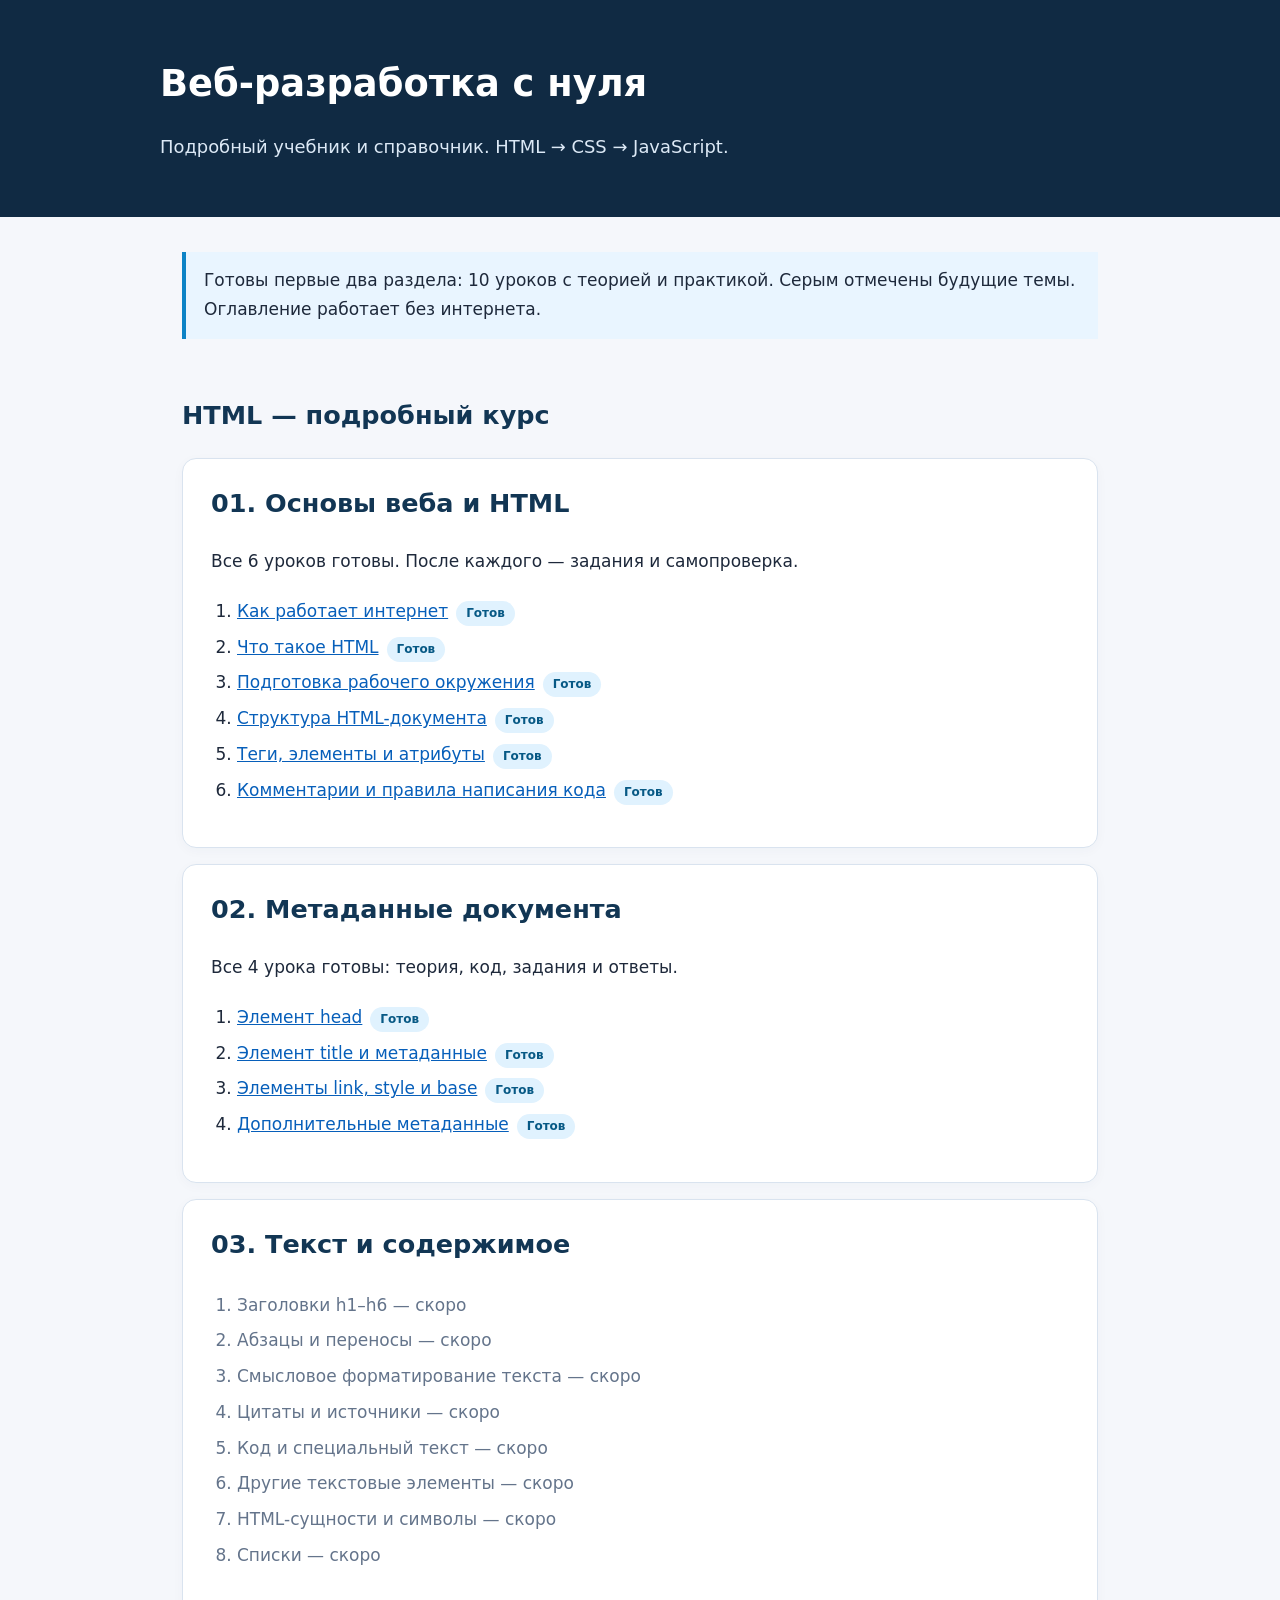
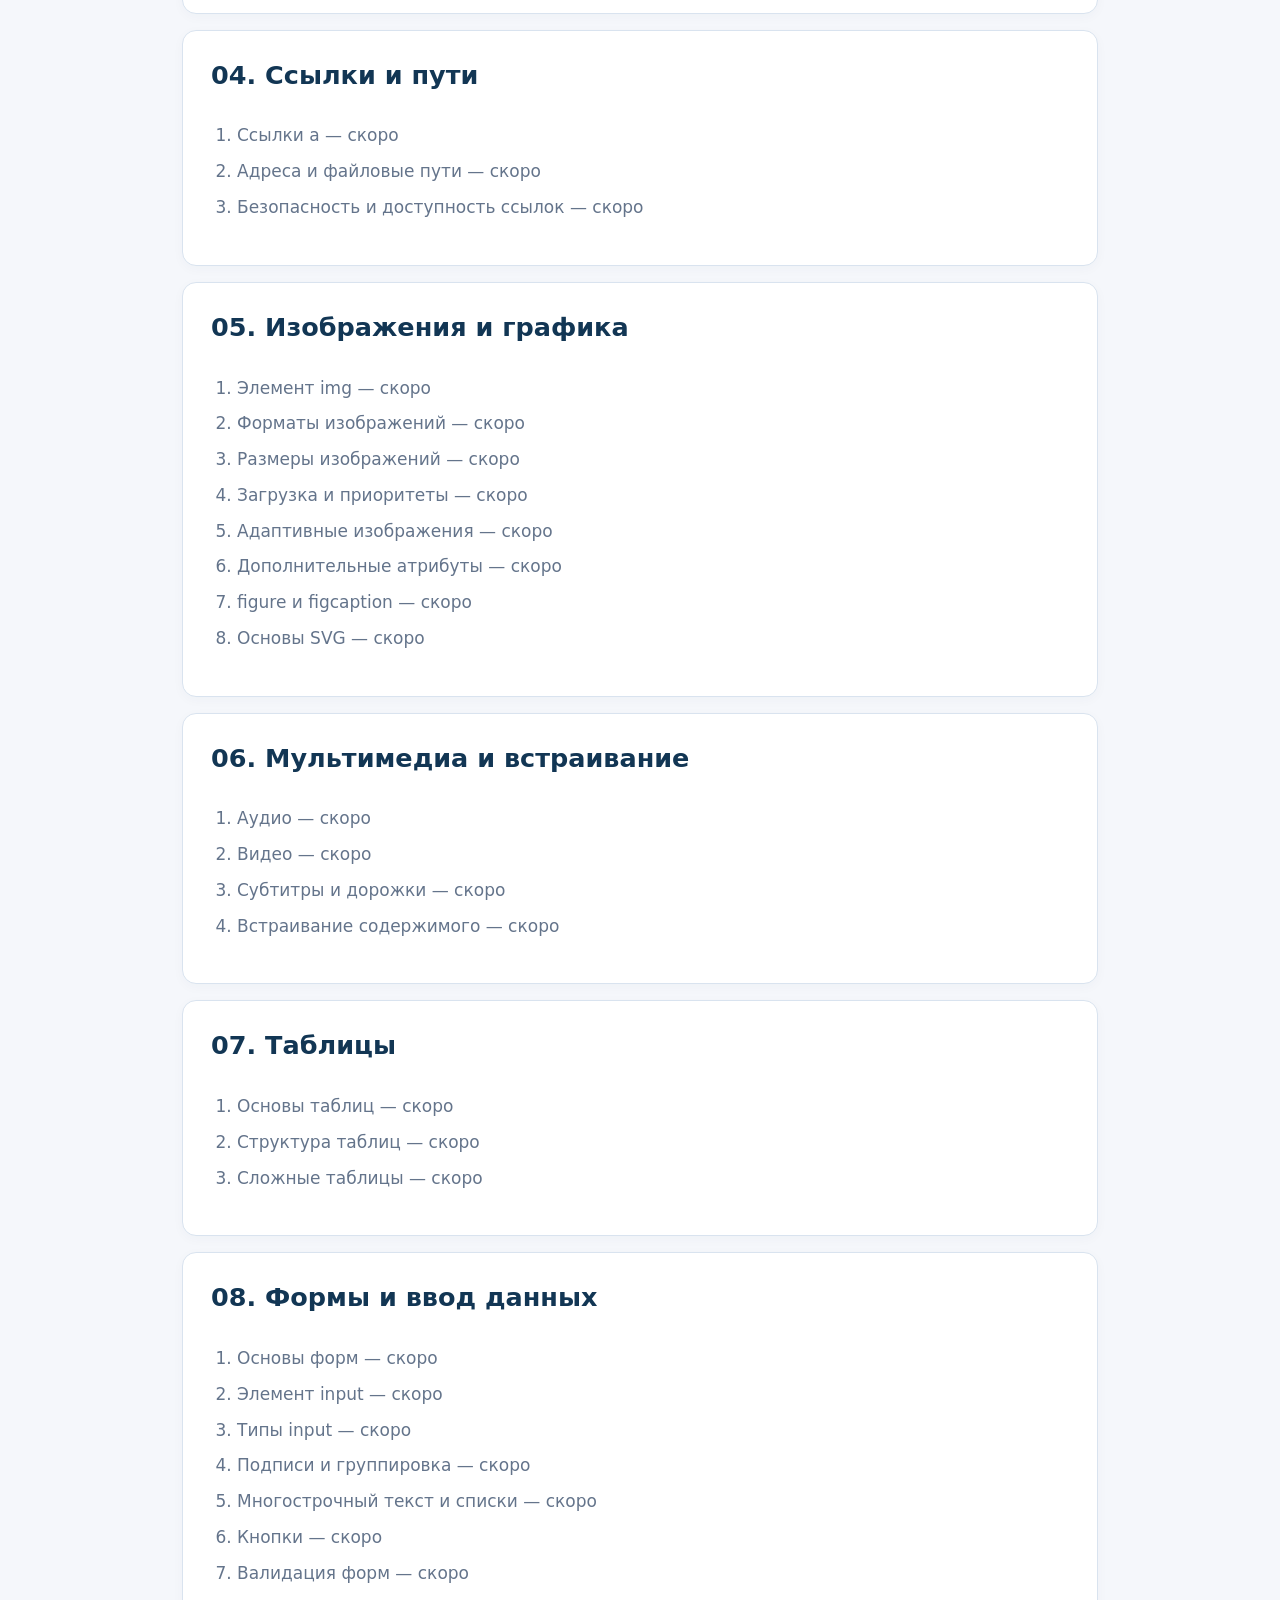
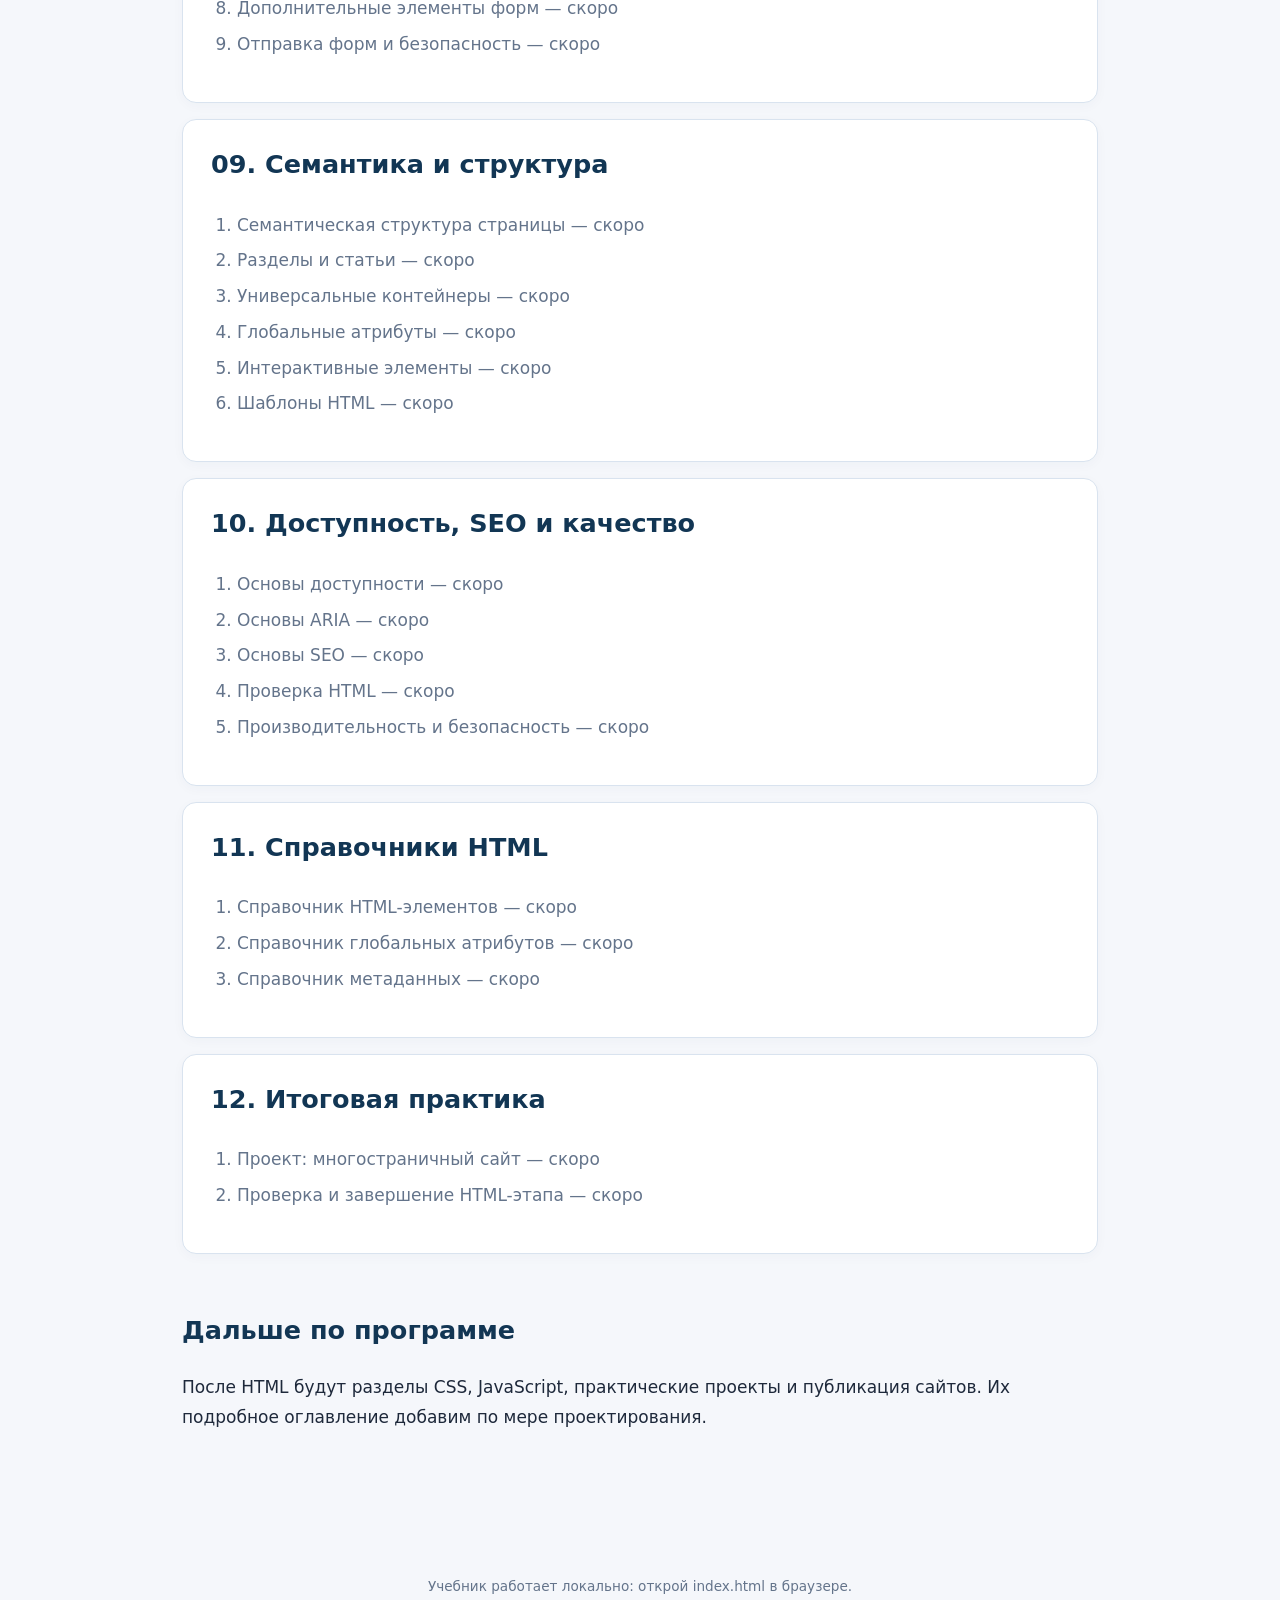
<file: index.html>
<!doctype html><html lang="ru"><head><meta charset="utf-8"><meta name="viewport" content="width=device-width,initial-scale=1"><title>Веб-разработка — учебник</title><link rel="stylesheet" href="assets/style.css"></head><body><header><div class="wrap"><h1>Веб-разработка с нуля</h1><p class="lead">Подробный учебник и справочник. HTML → CSS → JavaScript.</p></div></header><main><p class="note">Готовы первые два раздела: 10 уроков с теорией и практикой. Серым отмечены будущие темы. Оглавление работает без интернета.</p><h2>HTML — подробный курс</h2><section class="card"><h2>01. Основы веба и HTML</h2><p>Все 6 уроков готовы. После каждого — задания и самопроверка.</p><ol class="toc"><li><a href="01-web-basics/01-how-internet-works.html">Как работает интернет</a><span class="pill">Готов</span></li><li><a href="01-web-basics/02-what-is-html.html">Что такое HTML</a><span class="pill">Готов</span></li><li><a href="01-web-basics/03-development-environment.html">Подготовка рабочего окружения</a><span class="pill">Готов</span></li><li><a href="01-web-basics/04-document-structure.html">Структура HTML-документа</a><span class="pill">Готов</span></li><li><a href="01-web-basics/05-tags-elements-attributes.html">Теги, элементы и атрибуты</a><span class="pill">Готов</span></li><li><a href="01-web-basics/06-comments-code-style.html">Комментарии и правила написания кода</a><span class="pill">Готов</span></li></ol></section><section class="card"><h2>02. Метаданные документа</h2><p>Все 4 урока готовы: теория, код, задания и ответы.</p><ol class="toc"><li><a href="02-metadata/01-head.html">Элемент head</a><span class="pill">Готов</span></li><li><a href="02-metadata/02-title-meta.html">Элемент title и метаданные</a><span class="pill">Готов</span></li><li><a href="02-metadata/03-link-style-base.html">Элементы link, style и base</a><span class="pill">Готов</span></li><li><a href="02-metadata/04-extra-metadata.html">Дополнительные метаданные</a><span class="pill">Готов</span></li></ol></section><section class="card"><h2>03. Текст и содержимое</h2><ol class="toc"><li class="soon">Заголовки h1–h6 — скоро</li><li class="soon">Абзацы и переносы — скоро</li><li class="soon">Смысловое форматирование текста — скоро</li><li class="soon">Цитаты и источники — скоро</li><li class="soon">Код и специальный текст — скоро</li><li class="soon">Другие текстовые элементы — скоро</li><li class="soon">HTML-сущности и символы — скоро</li><li class="soon">Списки — скоро</li></ol></section><section class="card"><h2>04. Ссылки и пути</h2><ol class="toc"><li class="soon">Ссылки a — скоро</li><li class="soon">Адреса и файловые пути — скоро</li><li class="soon">Безопасность и доступность ссылок — скоро</li></ol></section><section class="card"><h2>05. Изображения и графика</h2><ol class="toc"><li class="soon">Элемент img — скоро</li><li class="soon">Форматы изображений — скоро</li><li class="soon">Размеры изображений — скоро</li><li class="soon">Загрузка и приоритеты — скоро</li><li class="soon">Адаптивные изображения — скоро</li><li class="soon">Дополнительные атрибуты — скоро</li><li class="soon">figure и figcaption — скоро</li><li class="soon">Основы SVG — скоро</li></ol></section><section class="card"><h2>06. Мультимедиа и встраивание</h2><ol class="toc"><li class="soon">Аудио — скоро</li><li class="soon">Видео — скоро</li><li class="soon">Субтитры и дорожки — скоро</li><li class="soon">Встраивание содержимого — скоро</li></ol></section><section class="card"><h2>07. Таблицы</h2><ol class="toc"><li class="soon">Основы таблиц — скоро</li><li class="soon">Структура таблиц — скоро</li><li class="soon">Сложные таблицы — скоро</li></ol></section><section class="card"><h2>08. Формы и ввод данных</h2><ol class="toc"><li class="soon">Основы форм — скоро</li><li class="soon">Элемент input — скоро</li><li class="soon">Типы input — скоро</li><li class="soon">Подписи и группировка — скоро</li><li class="soon">Многострочный текст и списки — скоро</li><li class="soon">Кнопки — скоро</li><li class="soon">Валидация форм — скоро</li><li class="soon">Дополнительные элементы форм — скоро</li><li class="soon">Отправка форм и безопасность — скоро</li></ol></section><section class="card"><h2>09. Семантика и структура</h2><ol class="toc"><li class="soon">Семантическая структура страницы — скоро</li><li class="soon">Разделы и статьи — скоро</li><li class="soon">Универсальные контейнеры — скоро</li><li class="soon">Глобальные атрибуты — скоро</li><li class="soon">Интерактивные элементы — скоро</li><li class="soon">Шаблоны HTML — скоро</li></ol></section><section class="card"><h2>10. Доступность, SEO и качество</h2><ol class="toc"><li class="soon">Основы доступности — скоро</li><li class="soon">Основы ARIA — скоро</li><li class="soon">Основы SEO — скоро</li><li class="soon">Проверка HTML — скоро</li><li class="soon">Производительность и безопасность — скоро</li></ol></section><section class="card"><h2>11. Справочники HTML</h2><ol class="toc"><li class="soon">Справочник HTML-элементов — скоро</li><li class="soon">Справочник глобальных атрибутов — скоро</li><li class="soon">Справочник метаданных — скоро</li></ol></section><section class="card"><h2>12. Итоговая практика</h2><ol class="toc"><li class="soon">Проект: многостраничный сайт — скоро</li><li class="soon">Проверка и завершение HTML-этапа — скоро</li></ol></section><h2>Дальше по программе</h2><p>После HTML будут разделы CSS, JavaScript, практические проекты и публикация сайтов. Их подробное оглавление добавим по мере проектирования.</p></main><footer>Учебник работает локально: открой index.html в браузере.</footer></body></html>
</file>
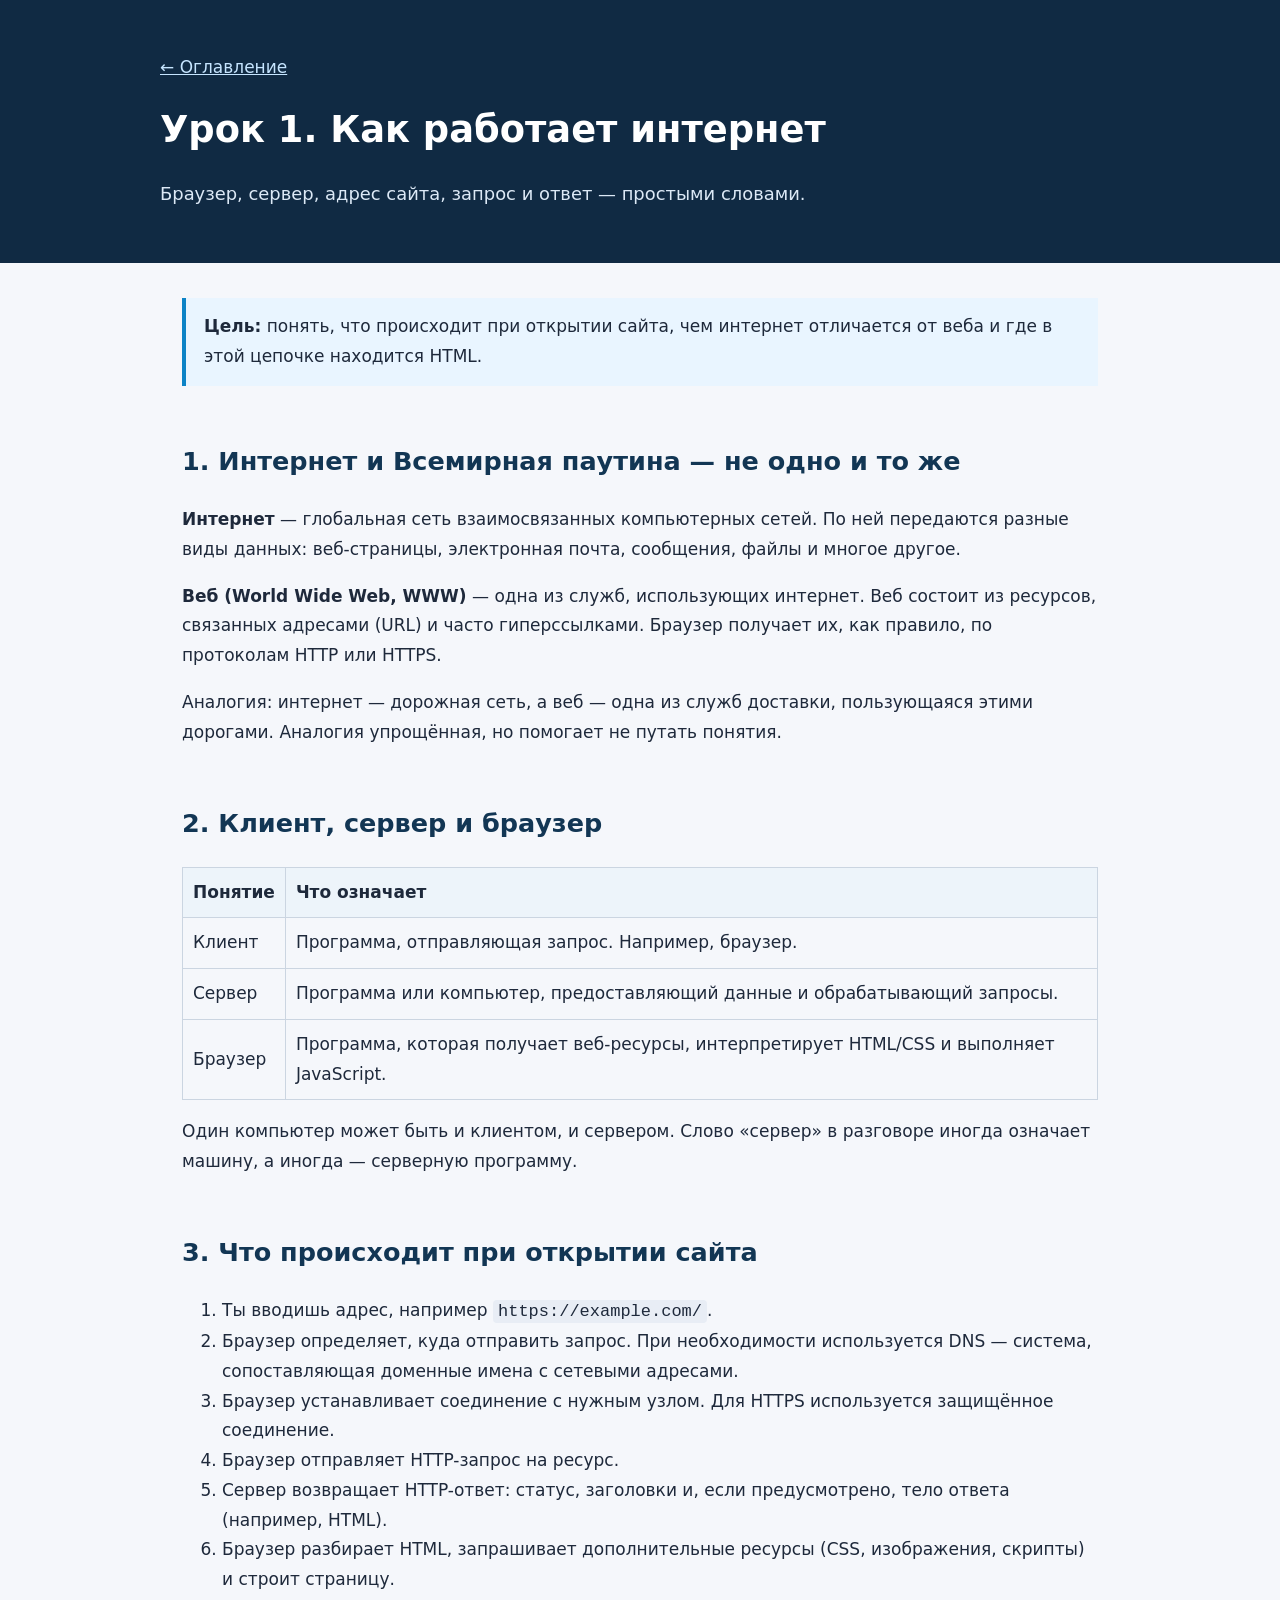
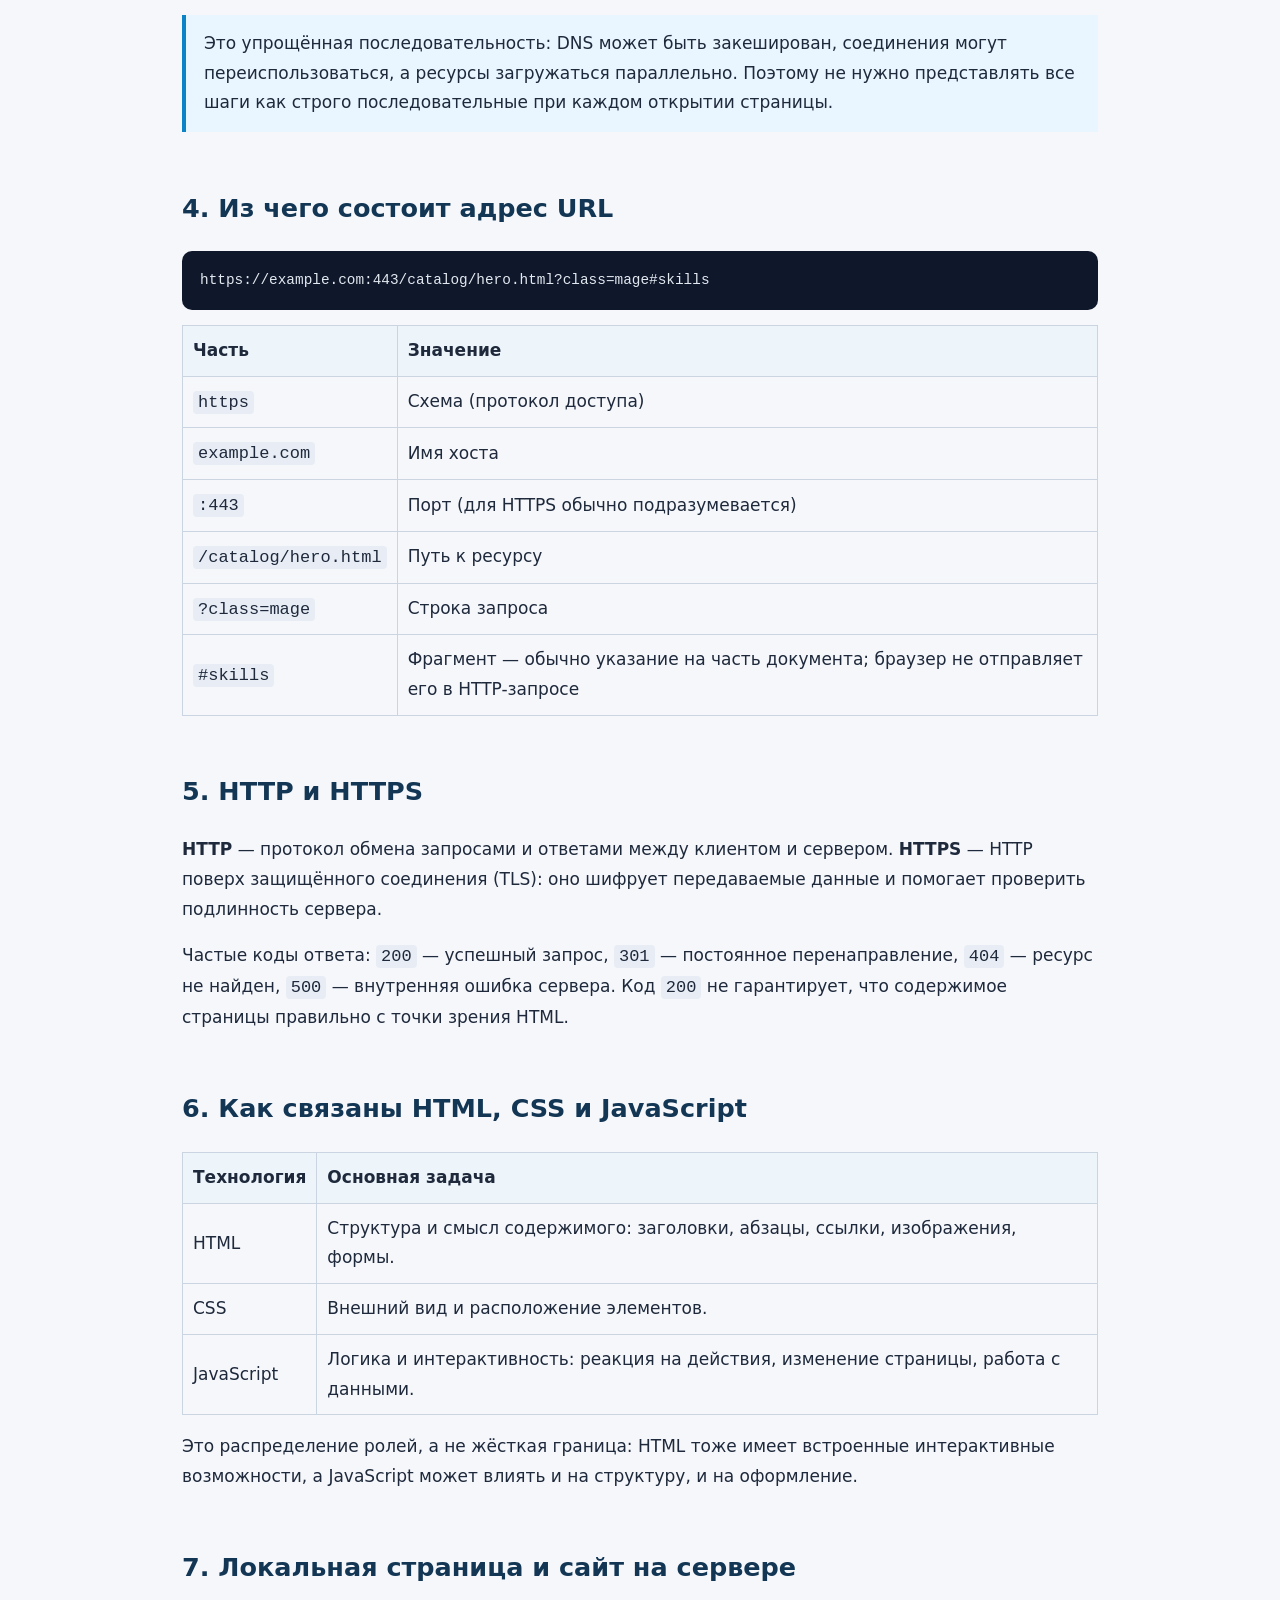
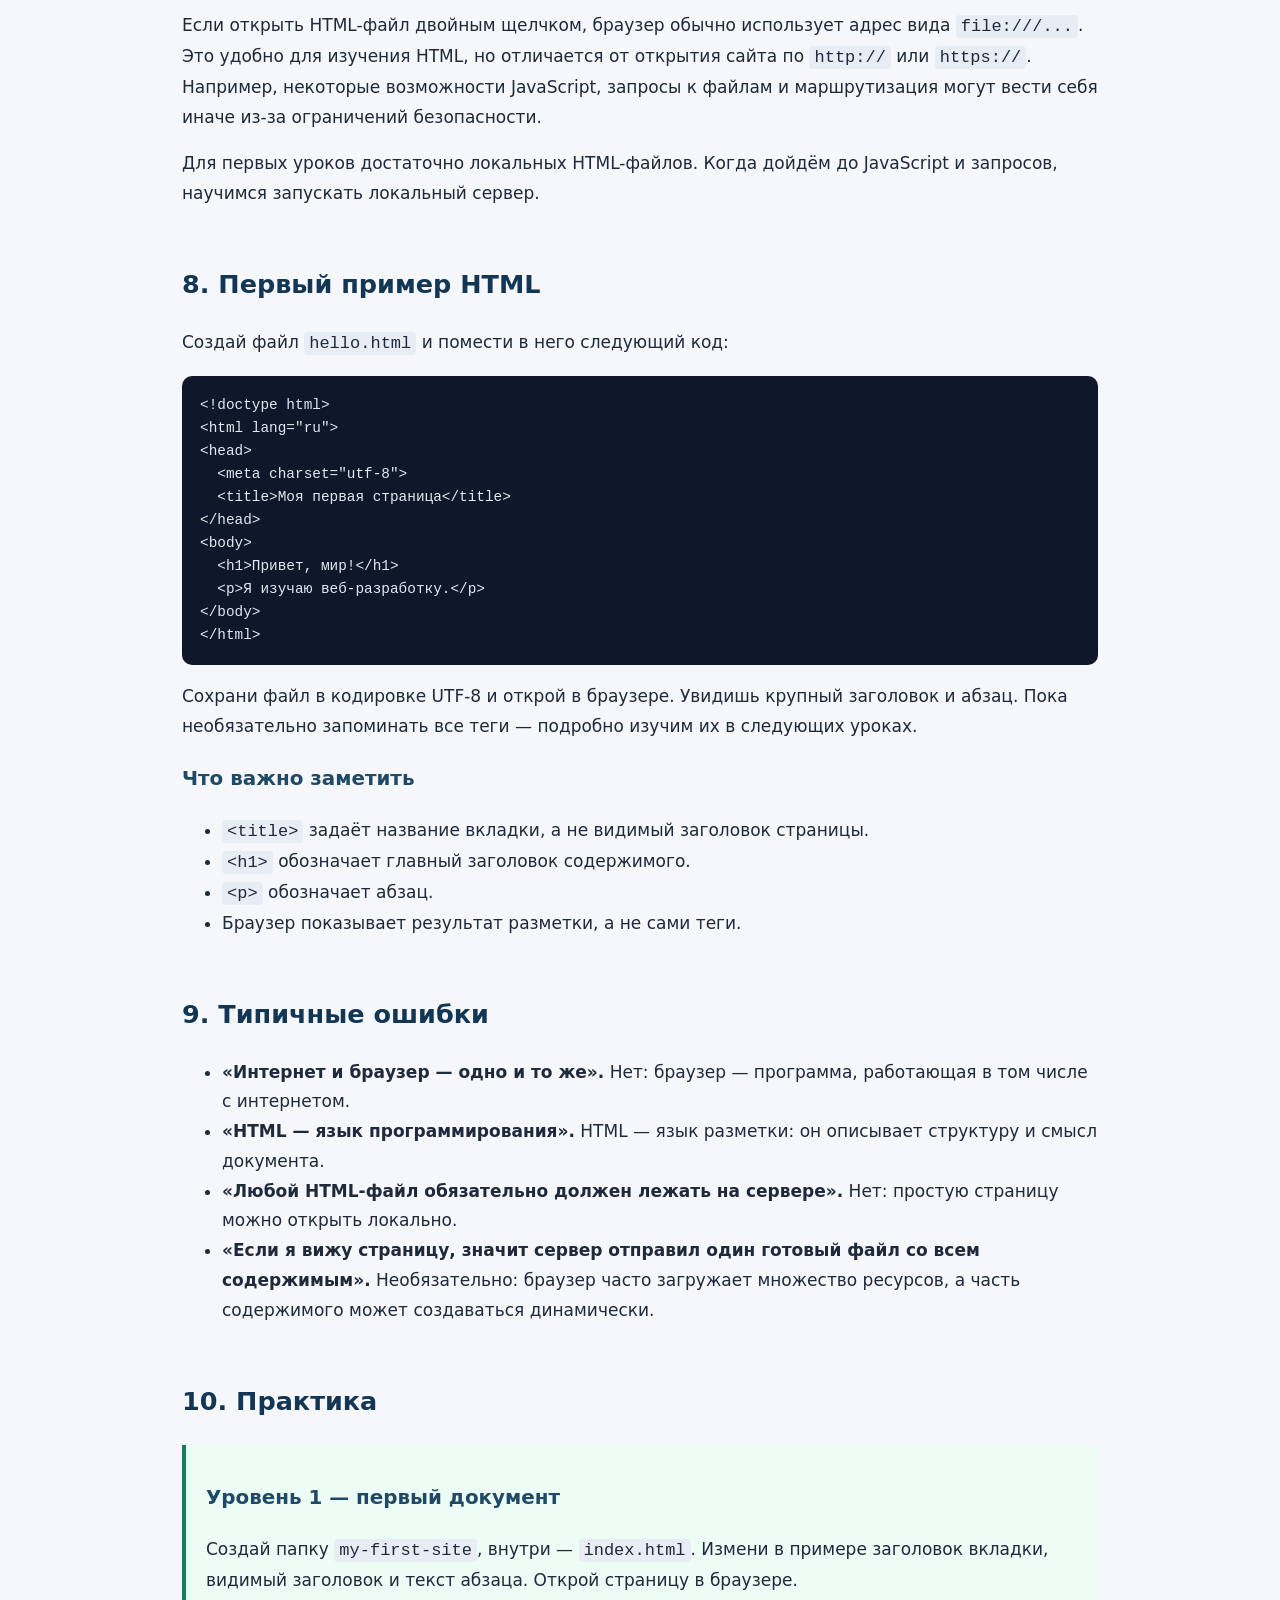
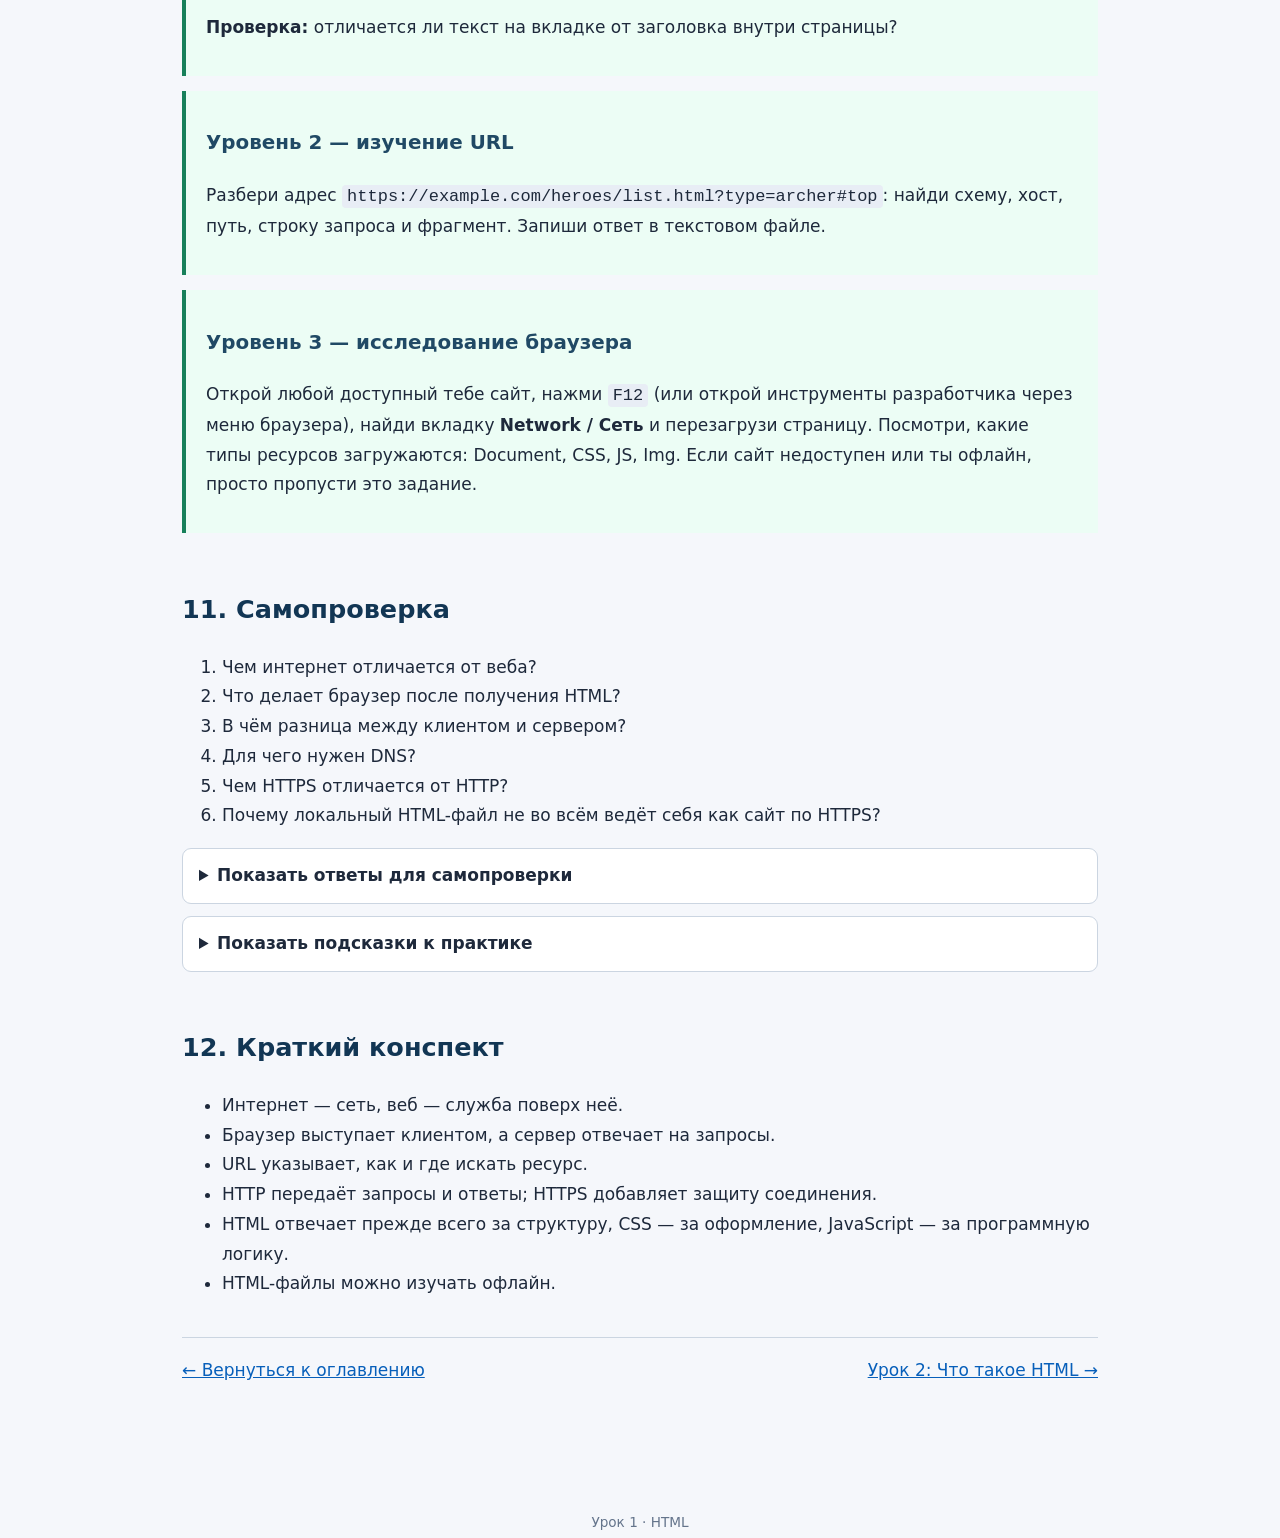
<file: 01-web-basics/01-how-internet-works.html>
<!doctype html><html lang="ru"><head><meta charset="utf-8"><meta name="viewport" content="width=device-width,initial-scale=1"><title>Урок 1. Как работает интернет</title><link rel="stylesheet" href="../assets/style.css"></head><body><header><div class="wrap"><p><a style="color:#c6e5ff" href="../index.html">← Оглавление</a></p><h1>Урок 1. Как работает интернет</h1><p class="lead">Браузер, сервер, адрес сайта, запрос и ответ — простыми словами.</p></div></header><main><p class="note"><strong>Цель:</strong> понять, что происходит при открытии сайта, чем интернет отличается от веба и где в этой цепочке находится HTML.</p>
<h2>1. Интернет и Всемирная паутина — не одно и то же</h2><p><strong>Интернет</strong> — глобальная сеть взаимосвязанных компьютерных сетей. По ней передаются разные виды данных: веб-страницы, электронная почта, сообщения, файлы и многое другое.</p><p><strong>Веб (World Wide Web, WWW)</strong> — одна из служб, использующих интернет. Веб состоит из ресурсов, связанных адресами (URL) и часто гиперссылками. Браузер получает их, как правило, по протоколам HTTP или HTTPS.</p><p>Аналогия: интернет — дорожная сеть, а веб — одна из служб доставки, пользующаяся этими дорогами. Аналогия упрощённая, но помогает не путать понятия.</p>
<h2>2. Клиент, сервер и браузер</h2><table><thead><tr><th>Понятие</th><th>Что означает</th></tr></thead><tbody><tr><td>Клиент</td><td>Программа, отправляющая запрос. Например, браузер.</td></tr><tr><td>Сервер</td><td>Программа или компьютер, предоставляющий данные и обрабатывающий запросы.</td></tr><tr><td>Браузер</td><td>Программа, которая получает веб-ресурсы, интерпретирует HTML/CSS и выполняет JavaScript.</td></tr></tbody></table><p>Один компьютер может быть и клиентом, и сервером. Слово «сервер» в разговоре иногда означает машину, а иногда — серверную программу.</p>
<h2>3. Что происходит при открытии сайта</h2><ol><li>Ты вводишь адрес, например <code>https://example.com/</code>.</li><li>Браузер определяет, куда отправить запрос. При необходимости используется DNS — система, сопоставляющая доменные имена с сетевыми адресами.</li><li>Браузер устанавливает соединение с нужным узлом. Для HTTPS используется защищённое соединение.</li><li>Браузер отправляет HTTP-запрос на ресурс.</li><li>Сервер возвращает HTTP-ответ: статус, заголовки и, если предусмотрено, тело ответа (например, HTML).</li><li>Браузер разбирает HTML, запрашивает дополнительные ресурсы (CSS, изображения, скрипты) и строит страницу.</li></ol><p class="note">Это упрощённая последовательность: DNS может быть закеширован, соединения могут переиспользоваться, а ресурсы загружаться параллельно. Поэтому не нужно представлять все шаги как строго последовательные при каждом открытии страницы.</p>
<h2>4. Из чего состоит адрес URL</h2><pre><code>https://example.com:443/catalog/hero.html?class=mage#skills</code></pre><table><thead><tr><th>Часть</th><th>Значение</th></tr></thead><tbody><tr><td><code>https</code></td><td>Схема (протокол доступа)</td></tr><tr><td><code>example.com</code></td><td>Имя хоста</td></tr><tr><td><code>:443</code></td><td>Порт (для HTTPS обычно подразумевается)</td></tr><tr><td><code>/catalog/hero.html</code></td><td>Путь к ресурсу</td></tr><tr><td><code>?class=mage</code></td><td>Строка запроса</td></tr><tr><td><code>#skills</code></td><td>Фрагмент — обычно указание на часть документа; браузер не отправляет его в HTTP-запросе</td></tr></tbody></table>
<h2>5. HTTP и HTTPS</h2><p><strong>HTTP</strong> — протокол обмена запросами и ответами между клиентом и сервером. <strong>HTTPS</strong> — HTTP поверх защищённого соединения (TLS): оно шифрует передаваемые данные и помогает проверить подлинность сервера.</p><p>Частые коды ответа: <code>200</code> — успешный запрос, <code>301</code> — постоянное перенаправление, <code>404</code> — ресурс не найден, <code>500</code> — внутренняя ошибка сервера. Код <code>200</code> не гарантирует, что содержимое страницы правильно с точки зрения HTML.</p>
<h2>6. Как связаны HTML, CSS и JavaScript</h2><table><thead><tr><th>Технология</th><th>Основная задача</th></tr></thead><tbody><tr><td>HTML</td><td>Структура и смысл содержимого: заголовки, абзацы, ссылки, изображения, формы.</td></tr><tr><td>CSS</td><td>Внешний вид и расположение элементов.</td></tr><tr><td>JavaScript</td><td>Логика и интерактивность: реакция на действия, изменение страницы, работа с данными.</td></tr></tbody></table><p>Это распределение ролей, а не жёсткая граница: HTML тоже имеет встроенные интерактивные возможности, а JavaScript может влиять и на структуру, и на оформление.</p>
<h2>7. Локальная страница и сайт на сервере</h2><p>Если открыть HTML-файл двойным щелчком, браузер обычно использует адрес вида <code>file:///...</code>. Это удобно для изучения HTML, но отличается от открытия сайта по <code>http://</code> или <code>https://</code>. Например, некоторые возможности JavaScript, запросы к файлам и маршрутизация могут вести себя иначе из-за ограничений безопасности.</p><p>Для первых уроков достаточно локальных HTML-файлов. Когда дойдём до JavaScript и запросов, научимся запускать локальный сервер.</p>
<h2>8. Первый пример HTML</h2><p>Создай файл <code>hello.html</code> и помести в него следующий код:</p><pre><code>&lt;!doctype html&gt;
&lt;html lang="ru"&gt;
&lt;head&gt;
  &lt;meta charset="utf-8"&gt;
  &lt;title&gt;Моя первая страница&lt;/title&gt;
&lt;/head&gt;
&lt;body&gt;
  &lt;h1&gt;Привет, мир!&lt;/h1&gt;
  &lt;p&gt;Я изучаю веб-разработку.&lt;/p&gt;
&lt;/body&gt;
&lt;/html&gt;</code></pre><p>Сохрани файл в кодировке UTF-8 и открой в браузере. Увидишь крупный заголовок и абзац. Пока необязательно запоминать все теги — подробно изучим их в следующих уроках.</p><h3>Что важно заметить</h3><ul><li><code>&lt;title&gt;</code> задаёт название вкладки, а не видимый заголовок страницы.</li><li><code>&lt;h1&gt;</code> обозначает главный заголовок содержимого.</li><li><code>&lt;p&gt;</code> обозначает абзац.</li><li>Браузер показывает результат разметки, а не сами теги.</li></ul>
<h2>9. Типичные ошибки</h2><ul><li><strong>«Интернет и браузер — одно и то же».</strong> Нет: браузер — программа, работающая в том числе с интернетом.</li><li><strong>«HTML — язык программирования».</strong> HTML — язык разметки: он описывает структуру и смысл документа.</li><li><strong>«Любой HTML-файл обязательно должен лежать на сервере».</strong> Нет: простую страницу можно открыть локально.</li><li><strong>«Если я вижу страницу, значит сервер отправил один готовый файл со всем содержимым».</strong> Необязательно: браузер часто загружает множество ресурсов, а часть содержимого может создаваться динамически.</li></ul>
<h2>10. Практика</h2><div class="exercise"><h3>Уровень 1 — первый документ</h3><p>Создай папку <code>my-first-site</code>, внутри — <code>index.html</code>. Измени в примере заголовок вкладки, видимый заголовок и текст абзаца. Открой страницу в браузере.</p><p><strong>Проверка:</strong> отличается ли текст на вкладке от заголовка внутри страницы?</p></div><div class="exercise"><h3>Уровень 2 — изучение URL</h3><p>Разбери адрес <code>https://example.com/heroes/list.html?type=archer#top</code>: найди схему, хост, путь, строку запроса и фрагмент. Запиши ответ в текстовом файле.</p></div><div class="exercise"><h3>Уровень 3 — исследование браузера</h3><p>Открой любой доступный тебе сайт, нажми <code>F12</code> (или открой инструменты разработчика через меню браузера), найди вкладку <strong>Network / Сеть</strong> и перезагрузи страницу. Посмотри, какие типы ресурсов загружаются: Document, CSS, JS, Img. Если сайт недоступен или ты офлайн, просто пропусти это задание.</p></div>
<h2>11. Самопроверка</h2><ol><li>Чем интернет отличается от веба?</li><li>Что делает браузер после получения HTML?</li><li>В чём разница между клиентом и сервером?</li><li>Для чего нужен DNS?</li><li>Чем HTTPS отличается от HTTP?</li><li>Почему локальный HTML-файл не во всём ведёт себя как сайт по HTTPS?</li></ol><details><summary>Показать ответы для самопроверки</summary><ol><li>Интернет — сеть сетей; веб — служба, использующая эту сеть.</li><li>Разбирает разметку, запрашивает нужные ресурсы и отображает документ.</li><li>Клиент запрашивает ресурсы, сервер отвечает на запросы; это роли программ.</li><li>Помогает определить сетевой адрес для доменного имени.</li><li>HTTPS защищает обмен HTTP с помощью TLS.</li><li>У схемы file: другой контекст безопасности и ограничения браузера.</li></ol></details><details><summary>Показать подсказки к практике</summary><p><strong>Уровень 1:</strong> меняй содержимое <code>&lt;title&gt;</code>, <code>&lt;h1&gt;</code> и <code>&lt;p&gt;</code>.</p><p><strong>Уровень 2:</strong> схема — <code>https</code>; хост — <code>example.com</code>; путь — <code>/heroes/list.html</code>; запрос — <code>type=archer</code>; фрагмент — <code>top</code>.</p><p><strong>Уровень 3:</strong> в Network можно увидеть отдельные запросы, статусы ответов и типы загружаемых ресурсов. Не на каждом сайте встретятся все перечисленные типы.</p></details>
<h2>12. Краткий конспект</h2><ul><li>Интернет — сеть, веб — служба поверх неё.</li><li>Браузер выступает клиентом, а сервер отвечает на запросы.</li><li>URL указывает, как и где искать ресурс.</li><li>HTTP передаёт запросы и ответы; HTTPS добавляет защиту соединения.</li><li>HTML отвечает прежде всего за структуру, CSS — за оформление, JavaScript — за программную логику.</li><li>HTML-файлы можно изучать офлайн.</li></ul><nav><a href="../index.html">← Вернуться к оглавлению</a><a href="02-what-is-html.html">Урок 2: Что такое HTML →</a></nav></main><footer>Урок 1 · HTML</footer></body></html>
</file>
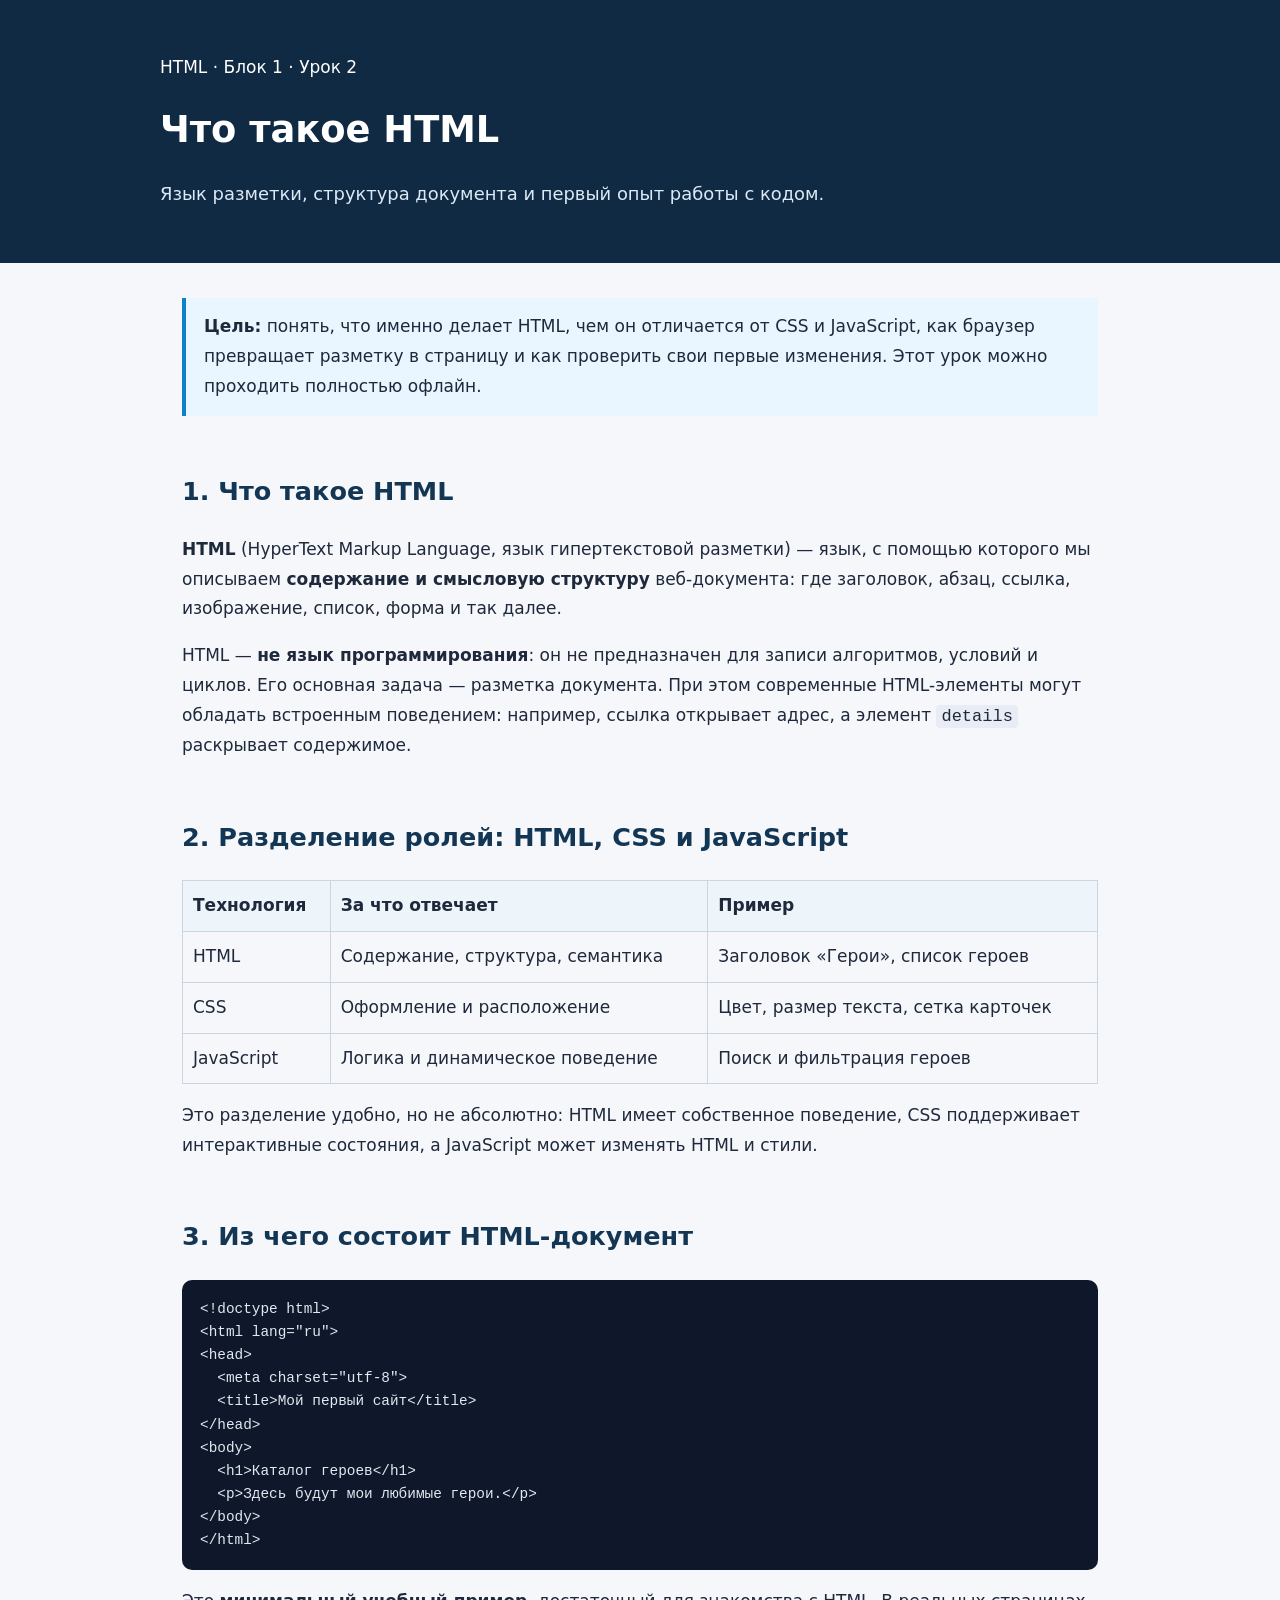
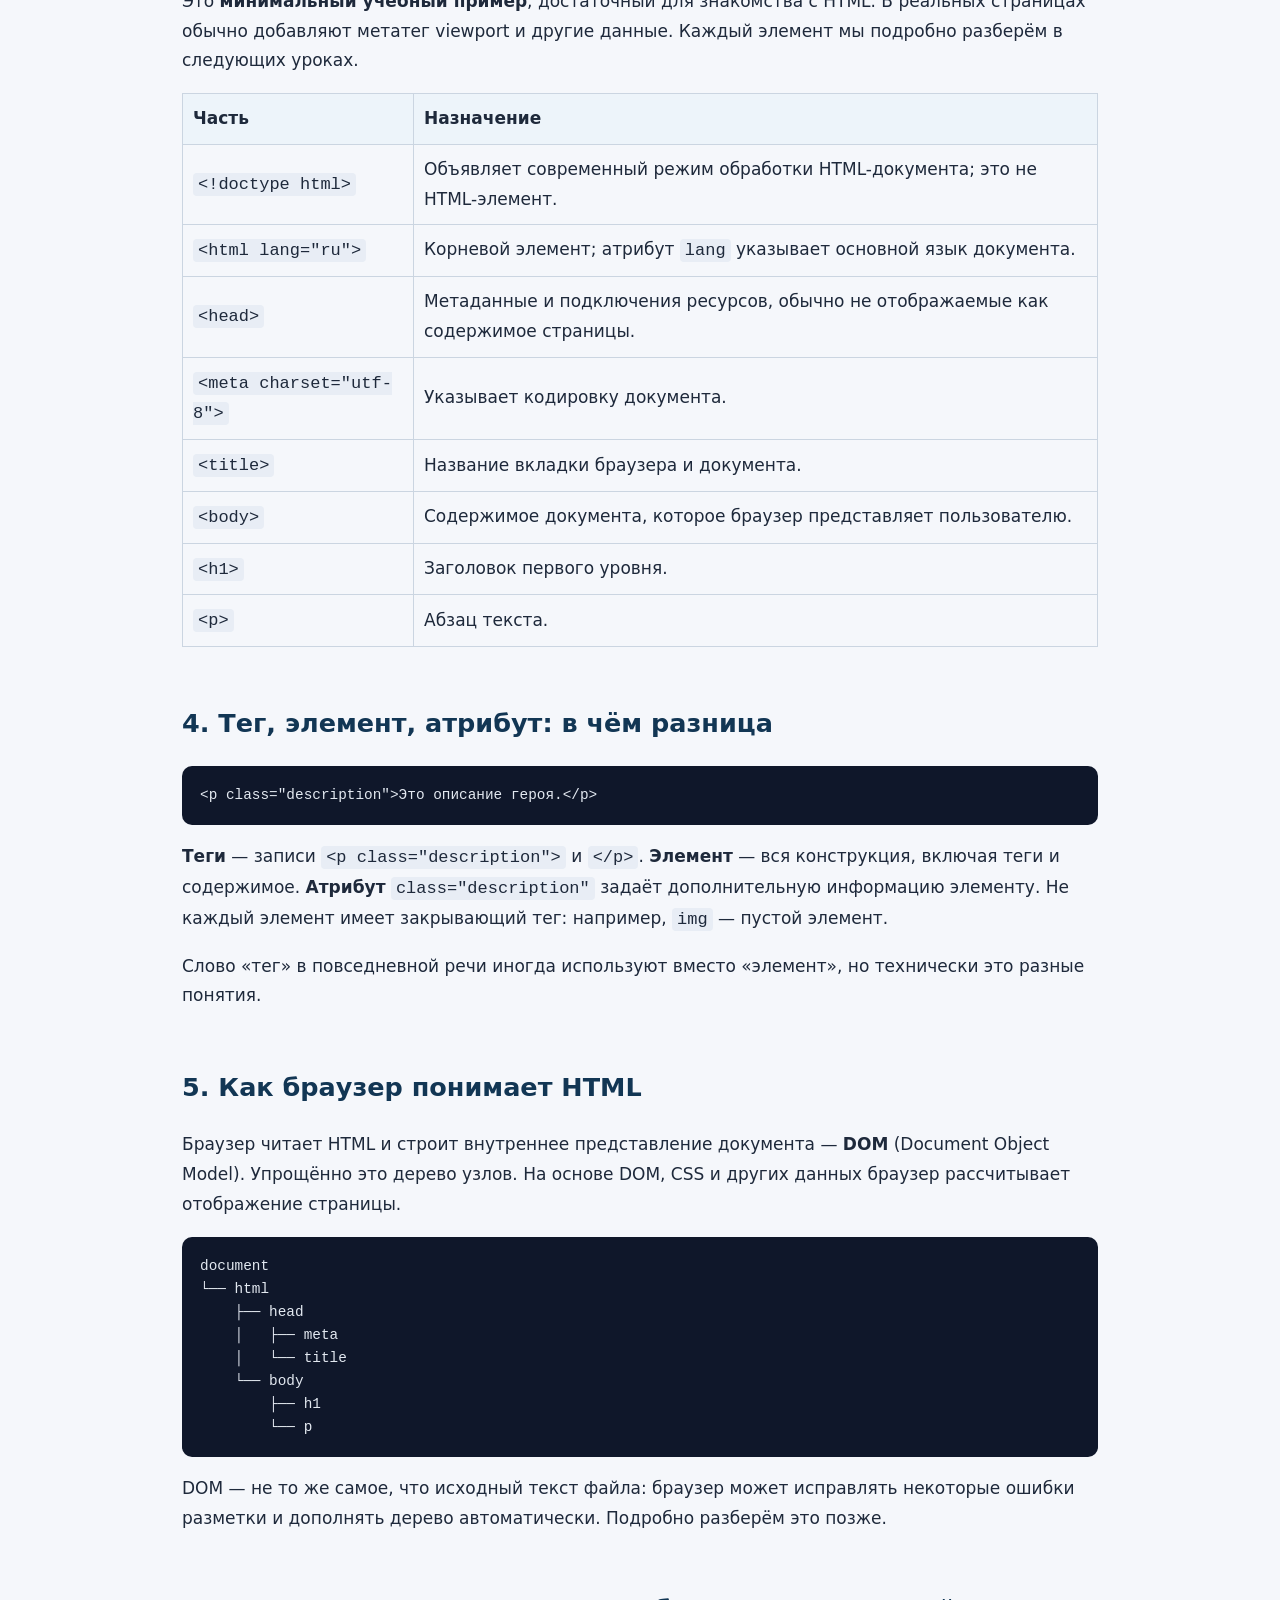
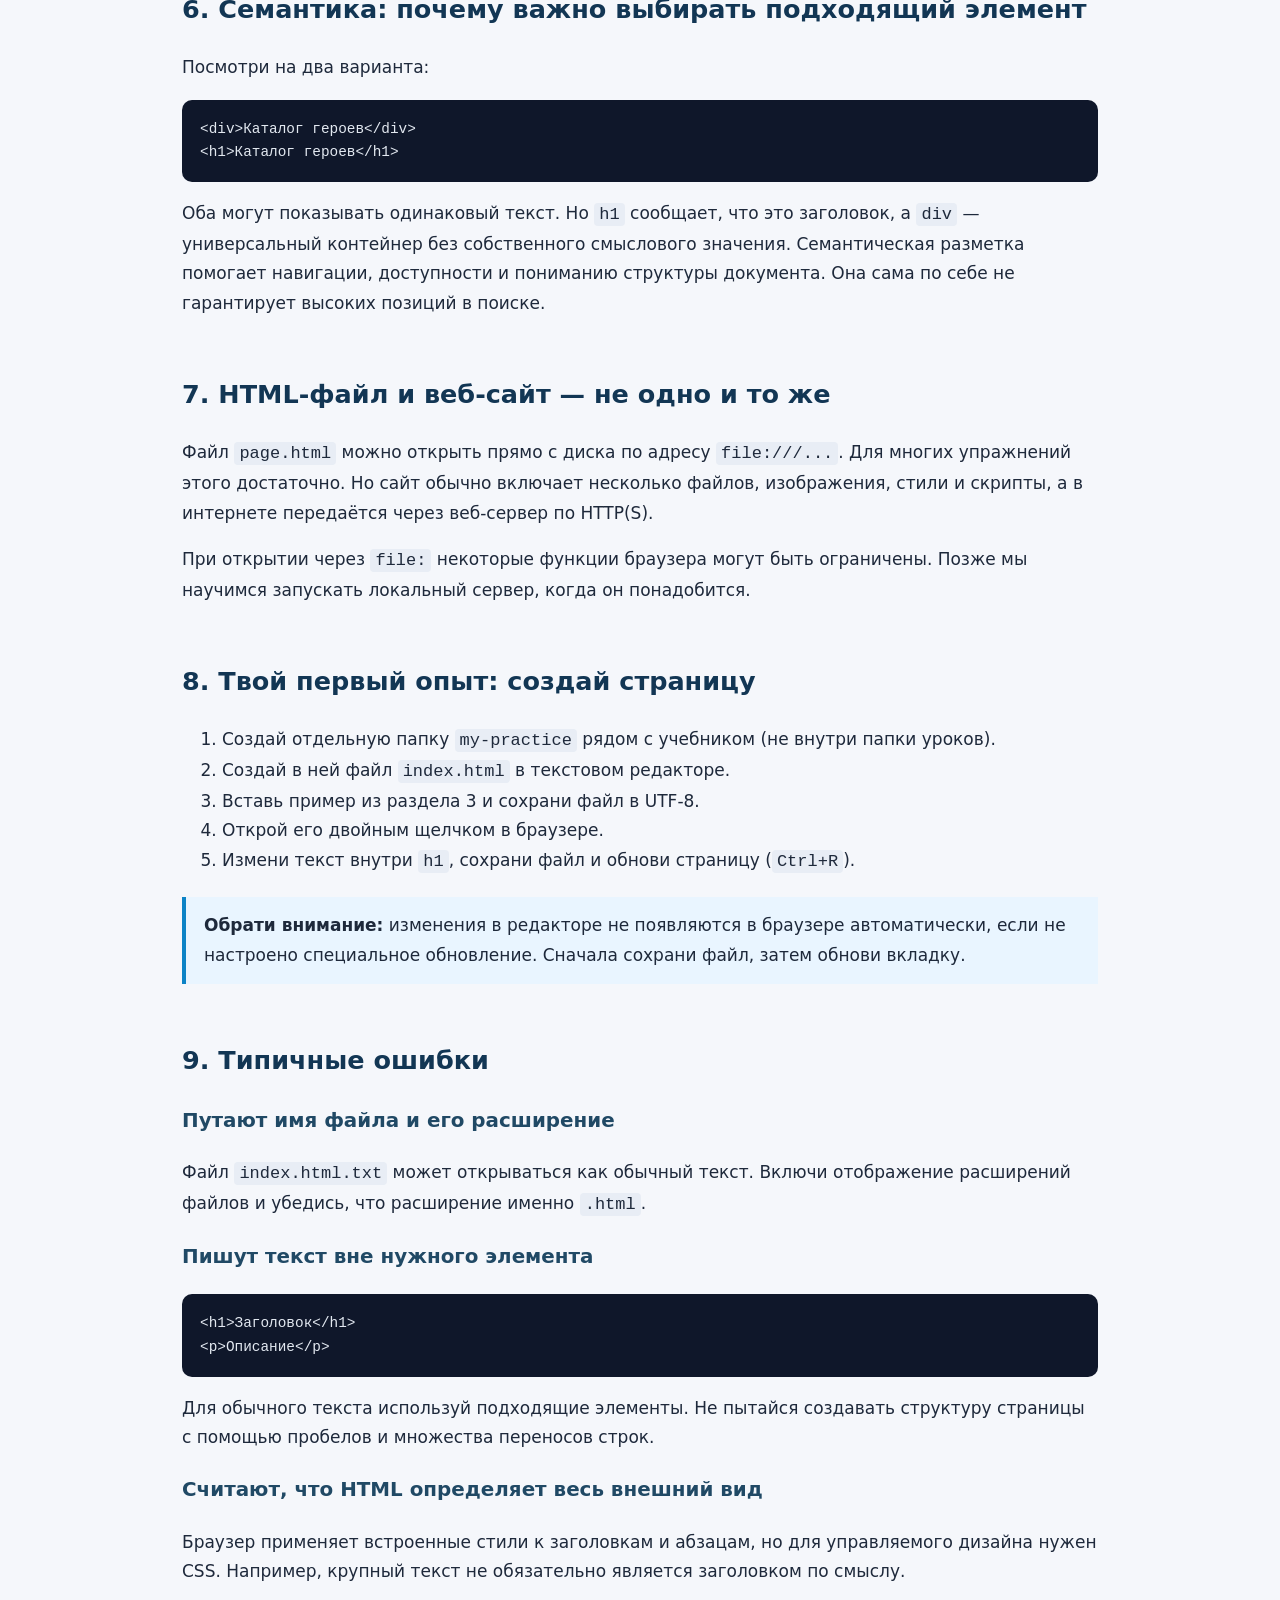
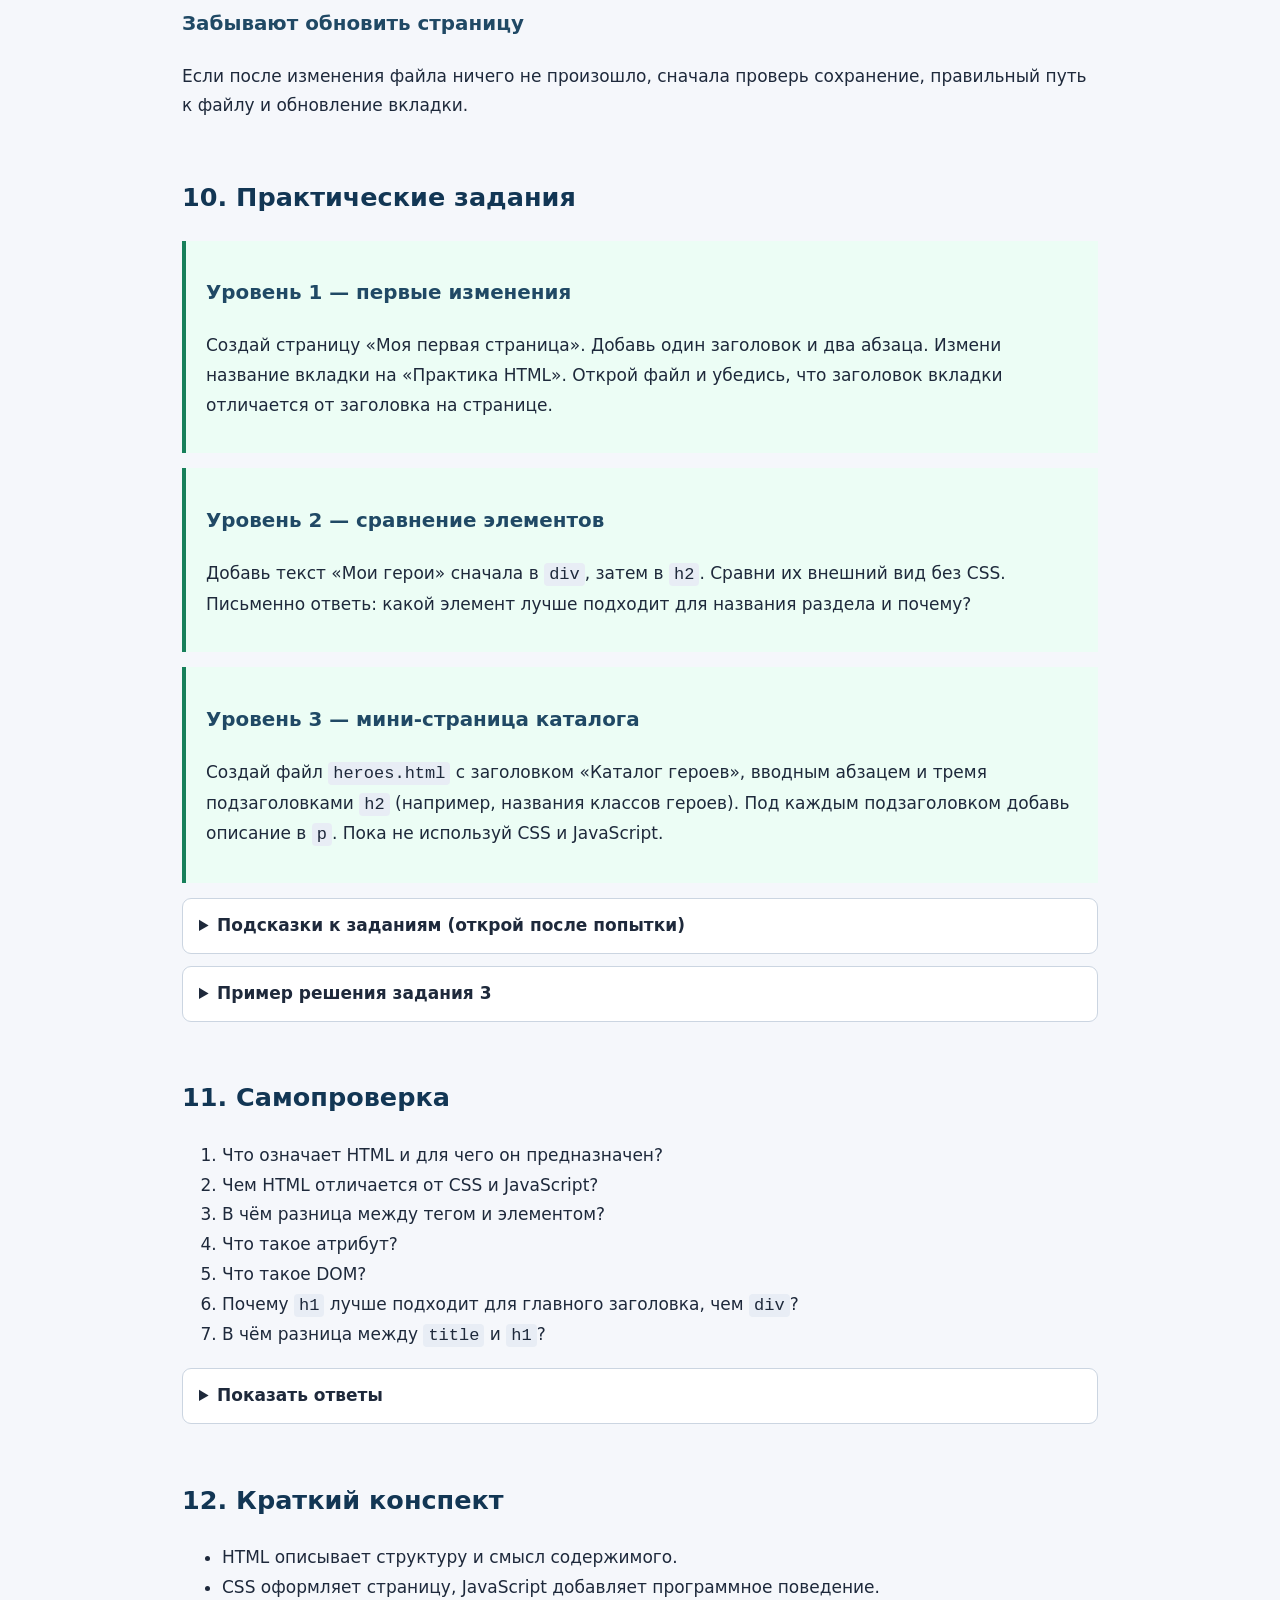
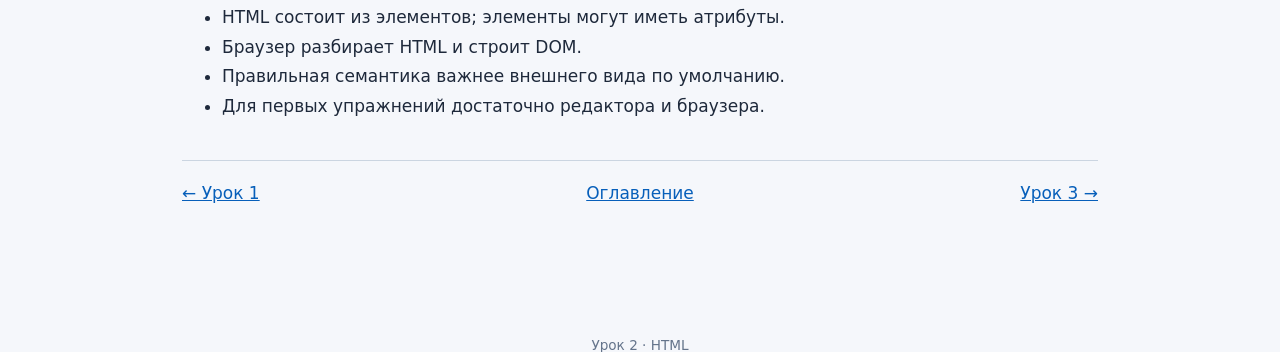
<file: 01-web-basics/02-what-is-html.html>
<!doctype html><html lang="ru"><head><meta charset="utf-8"><meta name="viewport" content="width=device-width,initial-scale=1"><title>Урок 2. Что такое HTML</title><link rel="stylesheet" href="../assets/style.css"></head><body><header><div class="wrap"><p>HTML · Блок 1 · Урок 2</p><h1>Что такое HTML</h1><p class="lead">Язык разметки, структура документа и первый опыт работы с кодом.</p></div></header><main><p class="note"><strong>Цель:</strong> понять, что именно делает HTML, чем он отличается от CSS и JavaScript, как браузер превращает разметку в страницу и как проверить свои первые изменения. Этот урок можно проходить полностью офлайн.</p>
<h2>1. Что такое HTML</h2>
<p><strong>HTML</strong> (HyperText Markup Language, язык гипертекстовой разметки) — язык, с помощью которого мы описываем <strong>содержание и смысловую структуру</strong> веб-документа: где заголовок, абзац, ссылка, изображение, список, форма и так далее.</p>
<p>HTML — <strong>не язык программирования</strong>: он не предназначен для записи алгоритмов, условий и циклов. Его основная задача — разметка документа. При этом современные HTML-элементы могут обладать встроенным поведением: например, ссылка открывает адрес, а элемент <code>details</code> раскрывает содержимое.</p>
<h2>2. Разделение ролей: HTML, CSS и JavaScript</h2>
<table><thead><tr><th>Технология</th><th>За что отвечает</th><th>Пример</th></tr></thead><tbody><tr><td>HTML</td><td>Содержание, структура, семантика</td><td>Заголовок «Герои», список героев</td></tr><tr><td>CSS</td><td>Оформление и расположение</td><td>Цвет, размер текста, сетка карточек</td></tr><tr><td>JavaScript</td><td>Логика и динамическое поведение</td><td>Поиск и фильтрация героев</td></tr></tbody></table>
<p>Это разделение удобно, но не абсолютно: HTML имеет собственное поведение, CSS поддерживает интерактивные состояния, а JavaScript может изменять HTML и стили.</p>
<h2>3. Из чего состоит HTML-документ</h2>
<pre><code>&lt;!doctype html&gt;
&lt;html lang="ru"&gt;
&lt;head&gt;
  &lt;meta charset="utf-8"&gt;
  &lt;title&gt;Мой первый сайт&lt;/title&gt;
&lt;/head&gt;
&lt;body&gt;
  &lt;h1&gt;Каталог героев&lt;/h1&gt;
  &lt;p&gt;Здесь будут мои любимые герои.&lt;/p&gt;
&lt;/body&gt;
&lt;/html&gt;</code></pre>
<p>Это <strong>минимальный учебный пример</strong>, достаточный для знакомства с HTML. В реальных страницах обычно добавляют метатег viewport и другие данные. Каждый элемент мы подробно разберём в следующих уроках.</p>
<table><thead><tr><th>Часть</th><th>Назначение</th></tr></thead><tbody><tr><td><code>&lt;!doctype html&gt;</code></td><td>Объявляет современный режим обработки HTML-документа; это не HTML-элемент.</td></tr><tr><td><code>&lt;html lang="ru"&gt;</code></td><td>Корневой элемент; атрибут <code>lang</code> указывает основной язык документа.</td></tr><tr><td><code>&lt;head&gt;</code></td><td>Метаданные и подключения ресурсов, обычно не отображаемые как содержимое страницы.</td></tr><tr><td><code>&lt;meta charset="utf-8"&gt;</code></td><td>Указывает кодировку документа.</td></tr><tr><td><code>&lt;title&gt;</code></td><td>Название вкладки браузера и документа.</td></tr><tr><td><code>&lt;body&gt;</code></td><td>Содержимое документа, которое браузер представляет пользователю.</td></tr><tr><td><code>&lt;h1&gt;</code></td><td>Заголовок первого уровня.</td></tr><tr><td><code>&lt;p&gt;</code></td><td>Абзац текста.</td></tr></tbody></table>
<h2>4. Тег, элемент, атрибут: в чём разница</h2>
<pre><code>&lt;p class="description"&gt;Это описание героя.&lt;/p&gt;</code></pre>
<p><strong>Теги</strong> — записи <code>&lt;p class="description"&gt;</code> и <code>&lt;/p&gt;</code>. <strong>Элемент</strong> — вся конструкция, включая теги и содержимое. <strong>Атрибут</strong> <code>class="description"</code> задаёт дополнительную информацию элементу. Не каждый элемент имеет закрывающий тег: например, <code>img</code> — пустой элемент.</p>
<p>Слово «тег» в повседневной речи иногда используют вместо «элемент», но технически это разные понятия.</p>
<h2>5. Как браузер понимает HTML</h2>
<p>Браузер читает HTML и строит внутреннее представление документа — <strong>DOM</strong> (Document Object Model). Упрощённо это дерево узлов. На основе DOM, CSS и других данных браузер рассчитывает отображение страницы.</p>
<pre><code>document
└── html
    ├── head
    │   ├── meta
    │   └── title
    └── body
        ├── h1
        └── p</code></pre>
<p>DOM — не то же самое, что исходный текст файла: браузер может исправлять некоторые ошибки разметки и дополнять дерево автоматически. Подробно разберём это позже.</p>
<h2>6. Семантика: почему важно выбирать подходящий элемент</h2>
<p>Посмотри на два варианта:</p>
<pre><code>&lt;div&gt;Каталог героев&lt;/div&gt;
&lt;h1&gt;Каталог героев&lt;/h1&gt;</code></pre>
<p>Оба могут показывать одинаковый текст. Но <code>h1</code> сообщает, что это заголовок, а <code>div</code> — универсальный контейнер без собственного смыслового значения. Семантическая разметка помогает навигации, доступности и пониманию структуры документа. Она сама по себе не гарантирует высоких позиций в поиске.</p>
<h2>7. HTML-файл и веб-сайт — не одно и то же</h2>
<p>Файл <code>page.html</code> можно открыть прямо с диска по адресу <code>file:///...</code>. Для многих упражнений этого достаточно. Но сайт обычно включает несколько файлов, изображения, стили и скрипты, а в интернете передаётся через веб-сервер по HTTP(S).</p>
<p>При открытии через <code>file:</code> некоторые функции браузера могут быть ограничены. Позже мы научимся запускать локальный сервер, когда он понадобится.</p>
<h2>8. Твой первый опыт: создай страницу</h2>
<ol><li>Создай отдельную папку <code>my-practice</code> рядом с учебником (не внутри папки уроков).</li><li>Создай в ней файл <code>index.html</code> в текстовом редакторе.</li><li>Вставь пример из раздела 3 и сохрани файл в UTF-8.</li><li>Открой его двойным щелчком в браузере.</li><li>Измени текст внутри <code>h1</code>, сохрани файл и обнови страницу (<code>Ctrl+R</code>).</li></ol>
<p class="note"><strong>Обрати внимание:</strong> изменения в редакторе не появляются в браузере автоматически, если не настроено специальное обновление. Сначала сохрани файл, затем обнови вкладку.</p>
<h2>9. Типичные ошибки</h2>
<h3>Путают имя файла и его расширение</h3><p>Файл <code>index.html.txt</code> может открываться как обычный текст. Включи отображение расширений файлов и убедись, что расширение именно <code>.html</code>.</p>
<h3>Пишут текст вне нужного элемента</h3><pre><code>&lt;h1&gt;Заголовок&lt;/h1&gt;
&lt;p&gt;Описание&lt;/p&gt;</code></pre><p>Для обычного текста используй подходящие элементы. Не пытайся создавать структуру страницы с помощью пробелов и множества переносов строк.</p>
<h3>Считают, что HTML определяет весь внешний вид</h3><p>Браузер применяет встроенные стили к заголовкам и абзацам, но для управляемого дизайна нужен CSS. Например, крупный текст не обязательно является заголовком по смыслу.</p>
<h3>Забывают обновить страницу</h3><p>Если после изменения файла ничего не произошло, сначала проверь сохранение, правильный путь к файлу и обновление вкладки.</p>
<h2>10. Практические задания</h2>
<div class="exercise"><h3>Уровень 1 — первые изменения</h3><p>Создай страницу «Моя первая страница». Добавь один заголовок и два абзаца. Измени название вкладки на «Практика HTML». Открой файл и убедись, что заголовок вкладки отличается от заголовка на странице.</p></div>
<div class="exercise"><h3>Уровень 2 — сравнение элементов</h3><p>Добавь текст «Мои герои» сначала в <code>div</code>, затем в <code>h2</code>. Сравни их внешний вид без CSS. Письменно ответь: какой элемент лучше подходит для названия раздела и почему?</p></div>
<div class="exercise"><h3>Уровень 3 — мини-страница каталога</h3><p>Создай файл <code>heroes.html</code> с заголовком «Каталог героев», вводным абзацем и тремя подзаголовками <code>h2</code> (например, названия классов героев). Под каждым подзаголовком добавь описание в <code>p</code>. Пока не используй CSS и JavaScript.</p></div>
<details><summary>Подсказки к заданиям (открой после попытки)</summary><p><strong>Уровень 1:</strong> текст вкладки находится в <code>title</code>, видимый главный заголовок — в <code>h1</code>.</p><p><strong>Уровень 2:</strong> <code>h2</code> имеет смысл «заголовок второго уровня», а <code>div</code> не задаёт такую семантику.</p><p><strong>Уровень 3:</strong> внутри <code>body</code> последовательно размести <code>h1</code>, <code>p</code>, затем три пары <code>h2</code> + <code>p</code>.</p></details>
<details><summary>Пример решения задания 3</summary><pre><code>&lt;!doctype html&gt;
&lt;html lang="ru"&gt;
&lt;head&gt;
  &lt;meta charset="utf-8"&gt;
  &lt;title&gt;Каталог героев&lt;/title&gt;
&lt;/head&gt;
&lt;body&gt;
  &lt;h1&gt;Каталог героев&lt;/h1&gt;
  &lt;p&gt;Здесь я собираю информацию о героях.&lt;/p&gt;
  &lt;h2&gt;Воины&lt;/h2&gt;
  &lt;p&gt;Герои ближнего боя.&lt;/p&gt;
  &lt;h2&gt;Лучники&lt;/h2&gt;
  &lt;p&gt;Герои дальнего боя.&lt;/p&gt;
  &lt;h2&gt;Маги&lt;/h2&gt;
  &lt;p&gt;Герои, использующие магию.&lt;/p&gt;
&lt;/body&gt;
&lt;/html&gt;</code></pre></details>
<h2>11. Самопроверка</h2>
<ol><li>Что означает HTML и для чего он предназначен?</li><li>Чем HTML отличается от CSS и JavaScript?</li><li>В чём разница между тегом и элементом?</li><li>Что такое атрибут?</li><li>Что такое DOM?</li><li>Почему <code>h1</code> лучше подходит для главного заголовка, чем <code>div</code>?</li><li>В чём разница между <code>title</code> и <code>h1</code>?</li></ol>
<details><summary>Показать ответы</summary><ol><li>Язык гипертекстовой разметки; описывает содержание и структуру веб-документа.</li><li>HTML — разметка, CSS — оформление, JavaScript — программная логика.</li><li>Тег — запись в угловых скобках, элемент — соответствующая конструкция документа.</li><li>Дополнительная информация или настройка элемента в открывающем теге.</li><li>Объектное представление документа, построенное браузером.</li><li><code>h1</code> имеет семантику заголовка, <code>div</code> — нет.</li><li><code>title</code> задаёт название документа (обычно вкладки), <code>h1</code> — видимый заголовок содержимого.</li></ol></details>
<h2>12. Краткий конспект</h2>
<ul><li>HTML описывает структуру и смысл содержимого.</li><li>CSS оформляет страницу, JavaScript добавляет программное поведение.</li><li>HTML состоит из элементов; элементы могут иметь атрибуты.</li><li>Браузер разбирает HTML и строит DOM.</li><li>Правильная семантика важнее внешнего вида по умолчанию.</li><li>Для первых упражнений достаточно редактора и браузера.</li></ul>
<nav><a href="01-how-internet-works.html">← Урок 1</a><a href="../index.html">Оглавление</a><a href="03-development-environment.html">Урок 3 →</a></nav></main><footer>Урок 2 · HTML</footer></body></html>
</file>
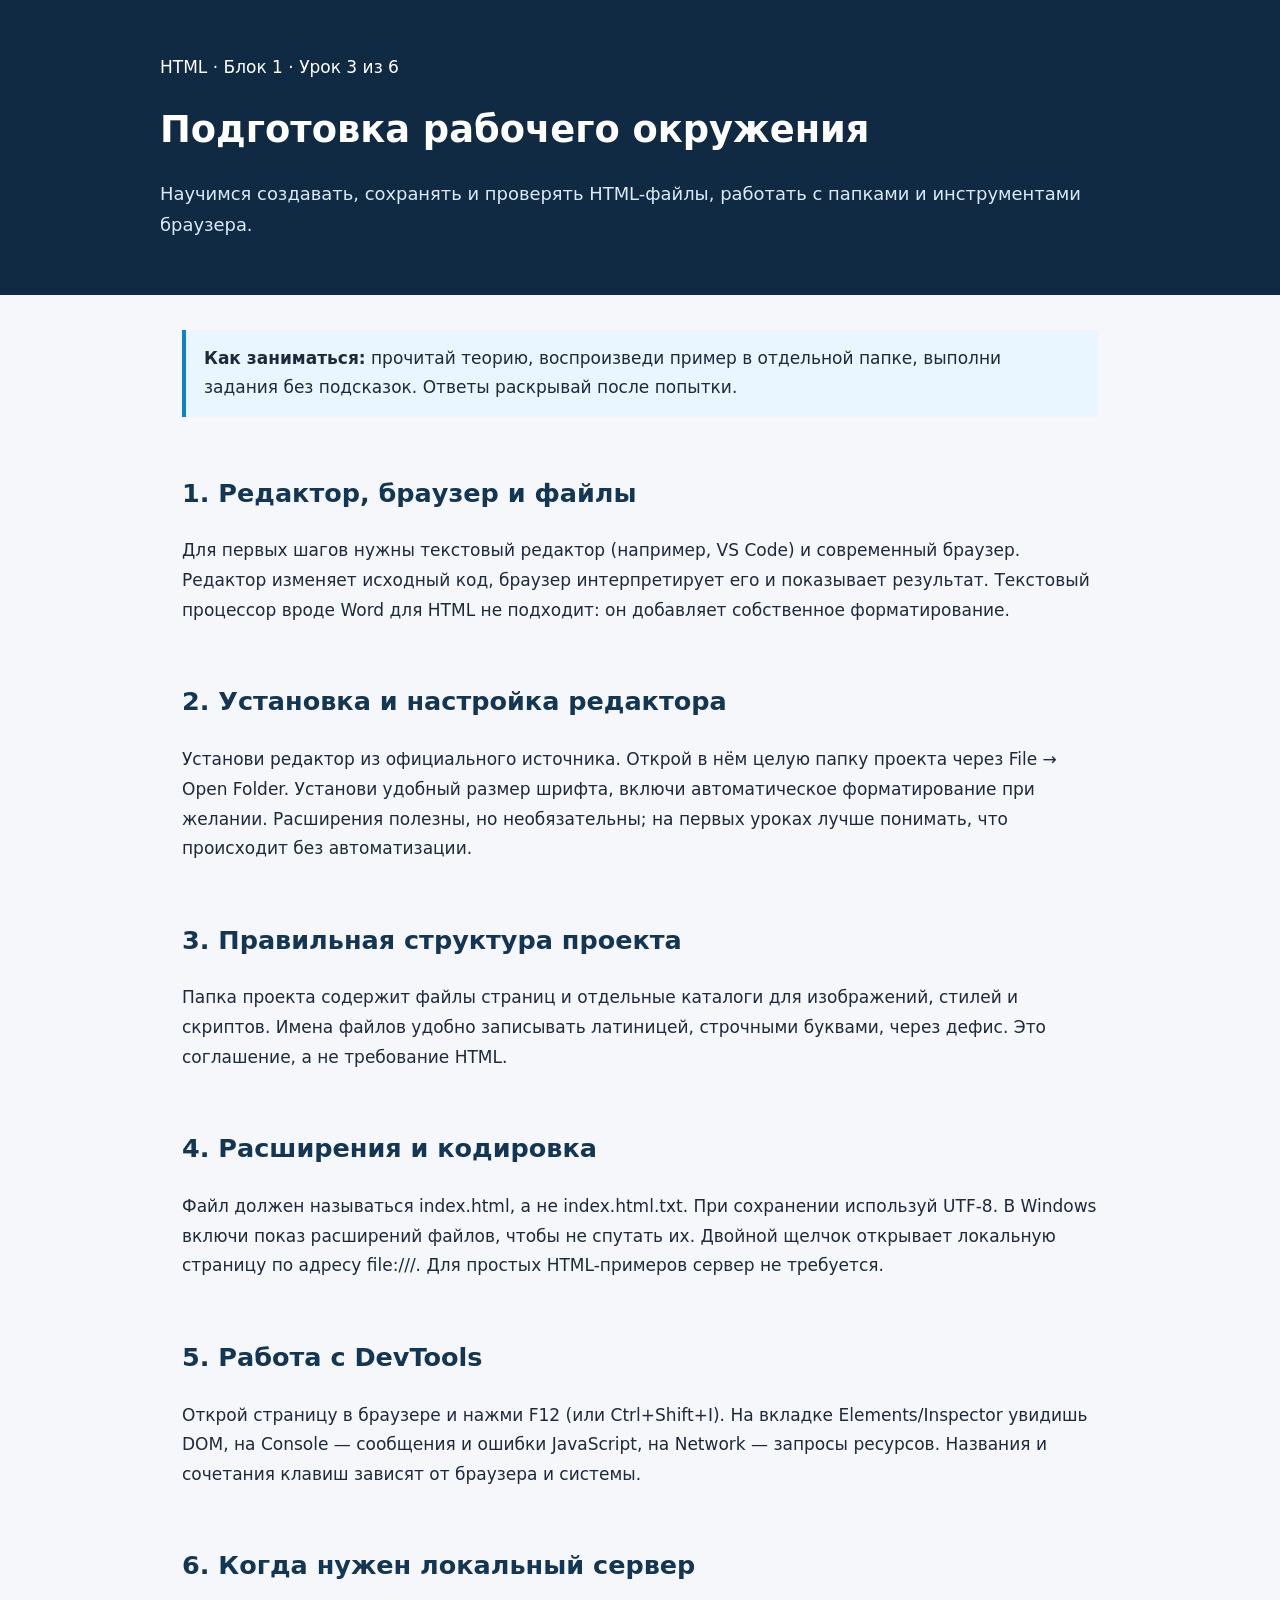
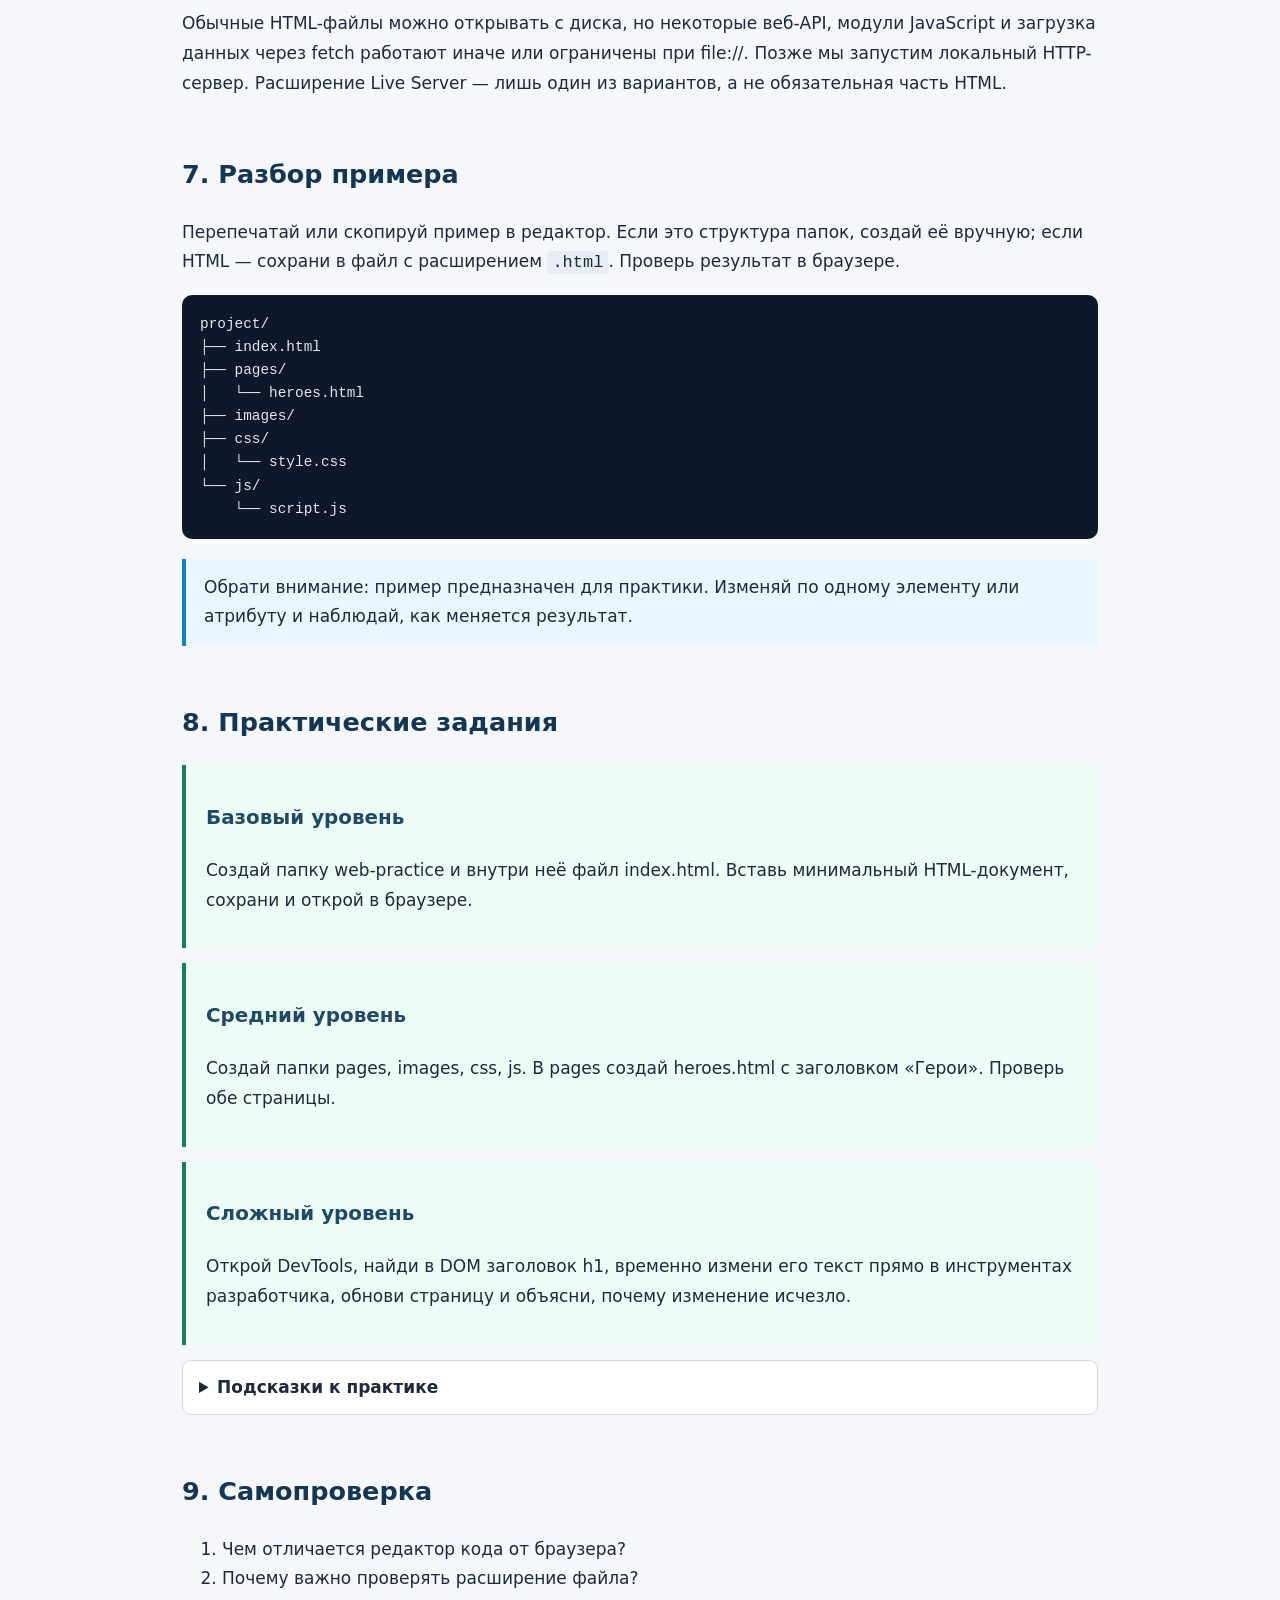
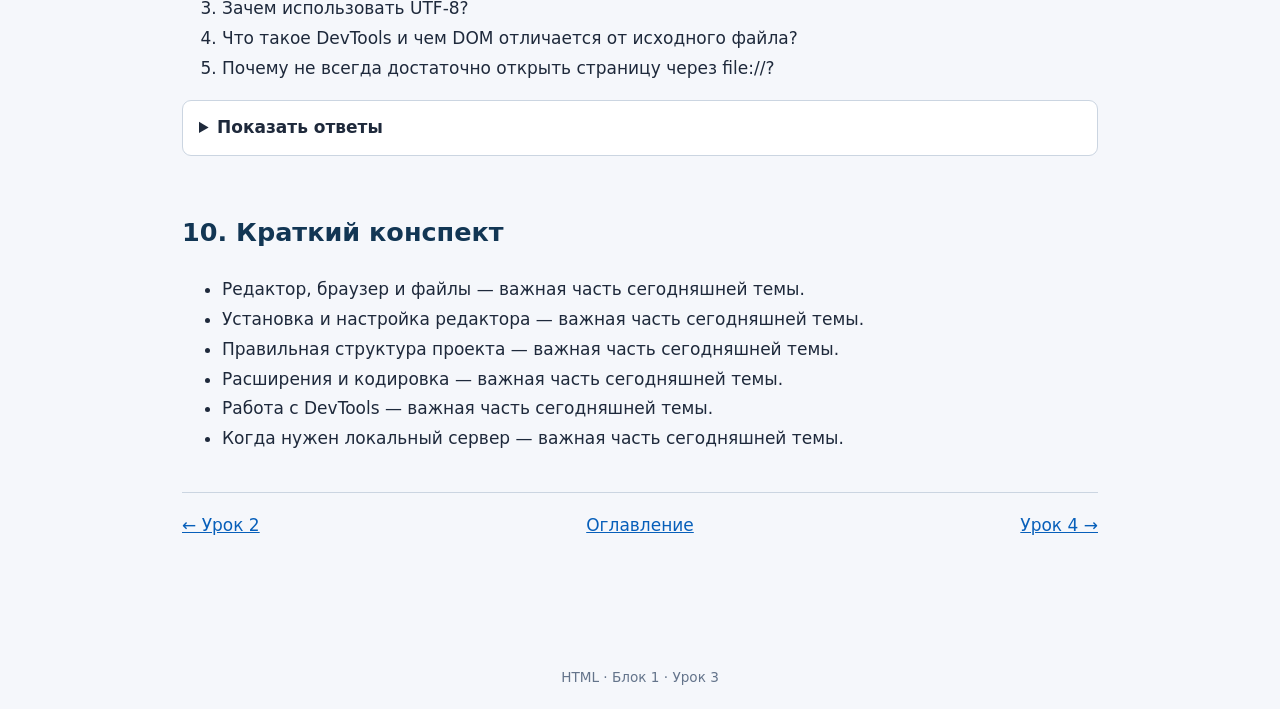
<file: 01-web-basics/03-development-environment.html>
<!doctype html><html lang="ru"><head><meta charset="utf-8"><meta name="viewport" content="width=device-width, initial-scale=1"><title>Урок 3. Подготовка рабочего окружения</title><link rel="stylesheet" href="../assets/style.css"></head><body>
<header><div class="wrap"><p>HTML · Блок 1 · Урок 3 из 6</p><h1>Подготовка рабочего окружения</h1><p class="lead">Научимся создавать, сохранять и проверять HTML-файлы, работать с папками и инструментами браузера.</p></div></header><main><p class="note"><strong>Как заниматься:</strong> прочитай теорию, воспроизведи пример в отдельной папке, выполни задания без подсказок. Ответы раскрывай после попытки.</p>
<section><h2>1. Редактор, браузер и файлы</h2><p>Для первых шагов нужны текстовый редактор (например, VS Code) и современный браузер. Редактор изменяет исходный код, браузер интерпретирует его и показывает результат. Текстовый процессор вроде Word для HTML не подходит: он добавляет собственное форматирование.</p></section>
<section><h2>2. Установка и настройка редактора</h2><p>Установи редактор из официального источника. Открой в нём целую папку проекта через File → Open Folder. Установи удобный размер шрифта, включи автоматическое форматирование при желании. Расширения полезны, но необязательны; на первых уроках лучше понимать, что происходит без автоматизации.</p></section>
<section><h2>3. Правильная структура проекта</h2><p>Папка проекта содержит файлы страниц и отдельные каталоги для изображений, стилей и скриптов. Имена файлов удобно записывать латиницей, строчными буквами, через дефис. Это соглашение, а не требование HTML.</p></section>
<section><h2>4. Расширения и кодировка</h2><p>Файл должен называться index.html, а не index.html.txt. При сохранении используй UTF-8. В Windows включи показ расширений файлов, чтобы не спутать их. Двойной щелчок открывает локальную страницу по адресу file:///. Для простых HTML-примеров сервер не требуется.</p></section>
<section><h2>5. Работа с DevTools</h2><p>Открой страницу в браузере и нажми F12 (или Ctrl+Shift+I). На вкладке Elements/Inspector увидишь DOM, на Console — сообщения и ошибки JavaScript, на Network — запросы ресурсов. Названия и сочетания клавиш зависят от браузера и системы.</p></section>
<section><h2>6. Когда нужен локальный сервер</h2><p>Обычные HTML-файлы можно открывать с диска, но некоторые веб-API, модули JavaScript и загрузка данных через fetch работают иначе или ограничены при file://. Позже мы запустим локальный HTTP-сервер. Расширение Live Server — лишь один из вариантов, а не обязательная часть HTML.</p></section>
<section><h2>7. Разбор примера</h2><p>Перепечатай или скопируй пример в редактор. Если это структура папок, создай её вручную; если HTML — сохрани в файл с расширением <code>.html</code>. Проверь результат в браузере.</p><pre><code>project/
├── index.html
├── pages/
│   └── heroes.html
├── images/
├── css/
│   └── style.css
└── js/
    └── script.js</code></pre><p class="note">Обрати внимание: пример предназначен для практики. Изменяй по одному элементу или атрибуту и наблюдай, как меняется результат.</p></section>
<section><h2>8. Практические задания</h2>
<div class="exercise"><h3>Базовый уровень</h3><p>Создай папку web-practice и внутри неё файл index.html. Вставь минимальный HTML-документ, сохрани и открой в браузере.</p></div>
<div class="exercise"><h3>Средний уровень</h3><p>Создай папки pages, images, css, js. В pages создай heroes.html с заголовком «Герои». Проверь обе страницы.</p></div>
<div class="exercise"><h3>Сложный уровень</h3><p>Открой DevTools, найди в DOM заголовок h1, временно измени его текст прямо в инструментах разработчика, обнови страницу и объясни, почему изменение исчезло.</p></div>
<details><summary>Подсказки к практике</summary><p>Сначала проверь: файл действительно сохранён, расширение верное, браузер обновлён, а путь к файлу совпадает с его расположением. Сравни свою структуру с примером выше. Для сложного задания объедини несколько приёмов из урока.</p></details></section>
<section><h2>9. Самопроверка</h2><ol>
<li>Чем отличается редактор кода от браузера?</li>
<li>Почему важно проверять расширение файла?</li>
<li>Зачем использовать UTF-8?</li>
<li>Что такое DevTools и чем DOM отличается от исходного файла?</li>
<li>Почему не всегда достаточно открыть страницу через file://?</li>
</ol><details><summary>Показать ответы</summary><ol>
<li>Редактор создаёт и изменяет код, браузер отображает результат.</li>
<li>Файл с .txt может не интерпретироваться как HTML.</li>
<li>Чтобы корректно хранить и показывать символы разных языков.</li>
<li>Инструменты разработчика помогают исследовать страницу; DOM — дерево, созданное браузером из разметки.</li>
<li>Некоторые возможности требуют HTTP-контекста или имеют ограничения безопасности.</li>
</ol></details></section>
<section><h2>10. Краткий конспект</h2><ul>
<li>Редактор, браузер и файлы — важная часть сегодняшней темы.</li>
<li>Установка и настройка редактора — важная часть сегодняшней темы.</li>
<li>Правильная структура проекта — важная часть сегодняшней темы.</li>
<li>Расширения и кодировка — важная часть сегодняшней темы.</li>
<li>Работа с DevTools — важная часть сегодняшней темы.</li>
<li>Когда нужен локальный сервер — важная часть сегодняшней темы.</li>
</ul></section>
<nav><a href="02-what-is-html.html">← Урок 2</a><a href="../index.html">Оглавление</a><a href="04-document-structure.html">Урок 4 →</a></nav></main><footer>HTML · Блок 1 · Урок 3</footer></body></html>
</file>
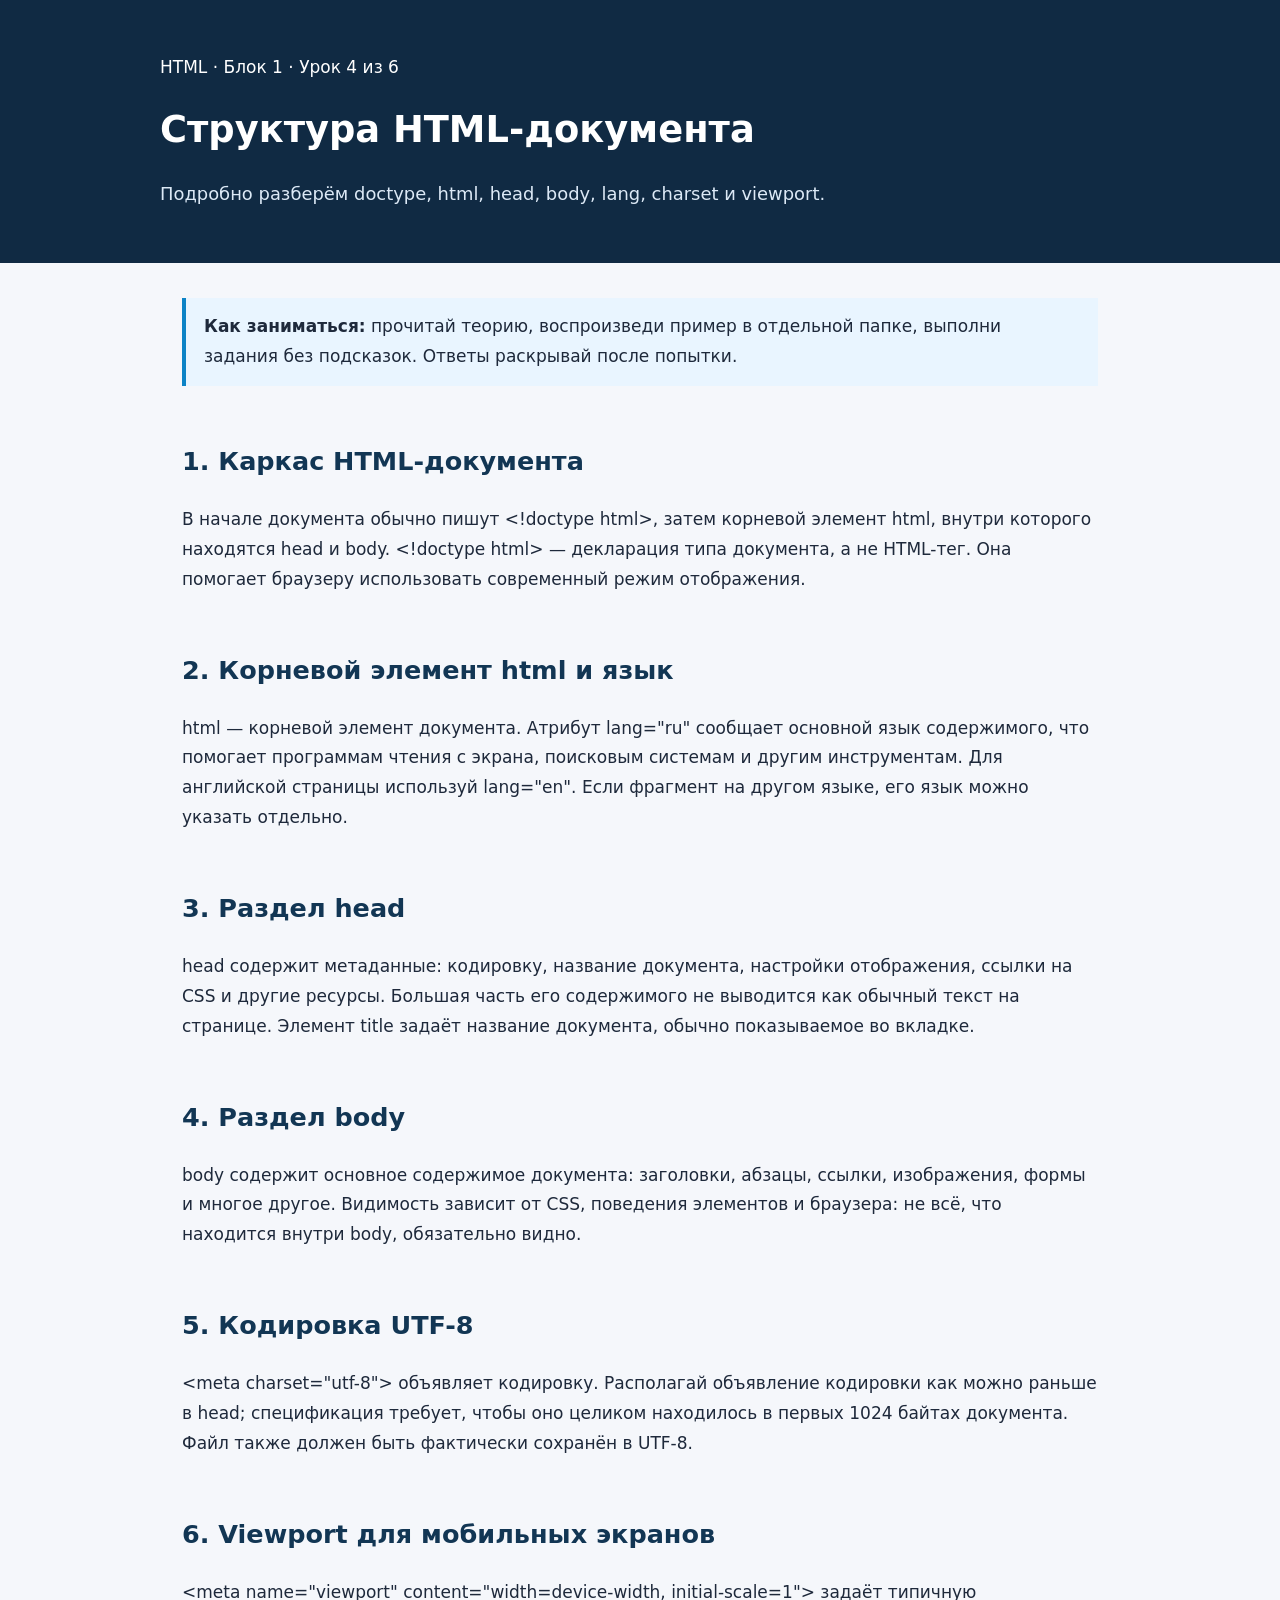
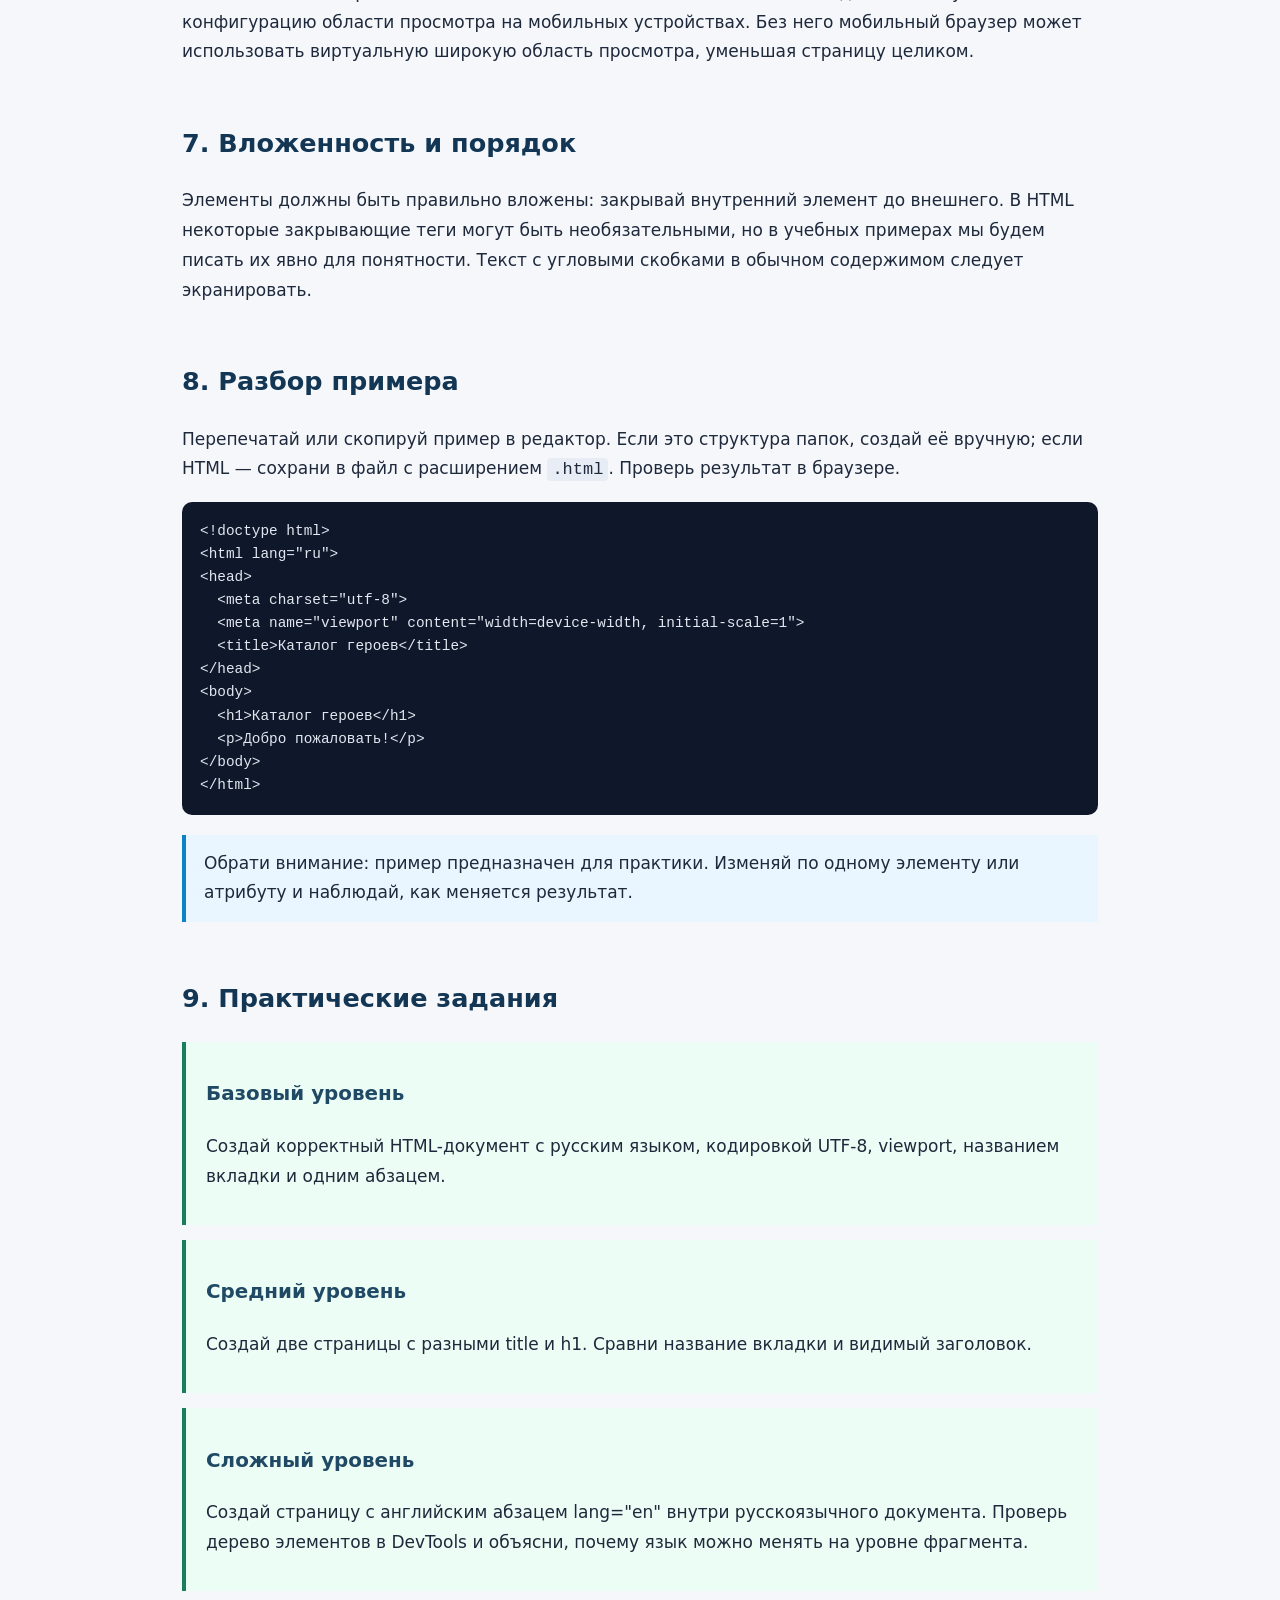
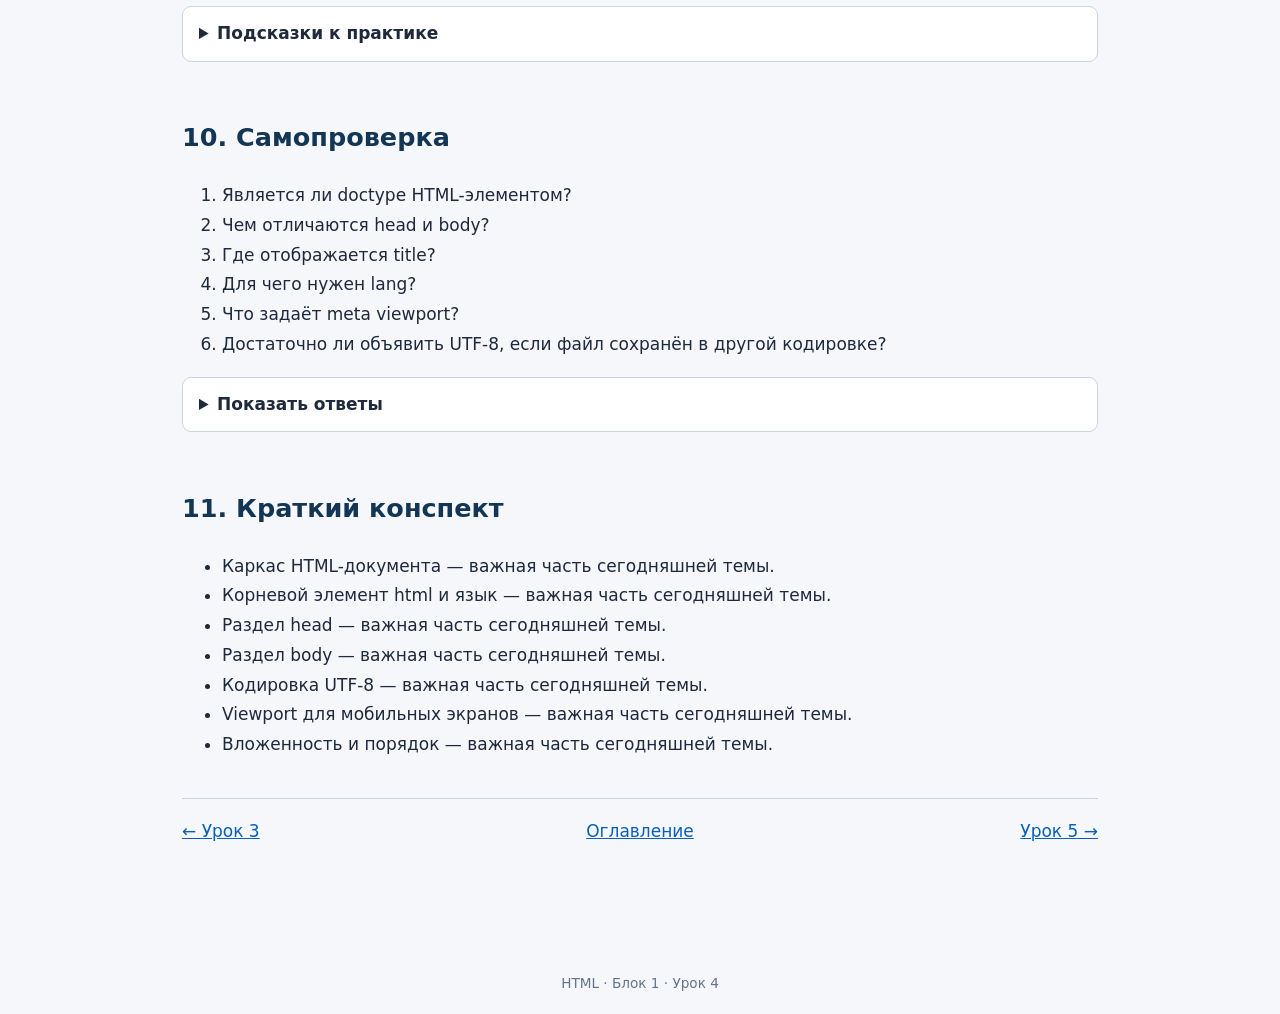
<file: 01-web-basics/04-document-structure.html>
<!doctype html><html lang="ru"><head><meta charset="utf-8"><meta name="viewport" content="width=device-width, initial-scale=1"><title>Урок 4. Структура HTML-документа</title><link rel="stylesheet" href="../assets/style.css"></head><body>
<header><div class="wrap"><p>HTML · Блок 1 · Урок 4 из 6</p><h1>Структура HTML-документа</h1><p class="lead">Подробно разберём doctype, html, head, body, lang, charset и viewport.</p></div></header><main><p class="note"><strong>Как заниматься:</strong> прочитай теорию, воспроизведи пример в отдельной папке, выполни задания без подсказок. Ответы раскрывай после попытки.</p>
<section><h2>1. Каркас HTML-документа</h2><p>В начале документа обычно пишут &lt;!doctype html&gt;, затем корневой элемент html, внутри которого находятся head и body. &lt;!doctype html&gt; — декларация типа документа, а не HTML-тег. Она помогает браузеру использовать современный режим отображения.</p></section>
<section><h2>2. Корневой элемент html и язык</h2><p>html — корневой элемент документа. Атрибут lang="ru" сообщает основной язык содержимого, что помогает программам чтения с экрана, поисковым системам и другим инструментам. Для английской страницы используй lang="en". Если фрагмент на другом языке, его язык можно указать отдельно.</p></section>
<section><h2>3. Раздел head</h2><p>head содержит метаданные: кодировку, название документа, настройки отображения, ссылки на CSS и другие ресурсы. Большая часть его содержимого не выводится как обычный текст на странице. Элемент title задаёт название документа, обычно показываемое во вкладке.</p></section>
<section><h2>4. Раздел body</h2><p>body содержит основное содержимое документа: заголовки, абзацы, ссылки, изображения, формы и многое другое. Видимость зависит от CSS, поведения элементов и браузера: не всё, что находится внутри body, обязательно видно.</p></section>
<section><h2>5. Кодировка UTF-8</h2><p>&lt;meta charset="utf-8"&gt; объявляет кодировку. Располагай объявление кодировки как можно раньше в head; спецификация требует, чтобы оно целиком находилось в первых 1024 байтах документа. Файл также должен быть фактически сохранён в UTF-8.</p></section>
<section><h2>6. Viewport для мобильных экранов</h2><p>&lt;meta name="viewport" content="width=device-width, initial-scale=1"&gt; задаёт типичную конфигурацию области просмотра на мобильных устройствах. Без него мобильный браузер может использовать виртуальную широкую область просмотра, уменьшая страницу целиком.</p></section>
<section><h2>7. Вложенность и порядок</h2><p>Элементы должны быть правильно вложены: закрывай внутренний элемент до внешнего. В HTML некоторые закрывающие теги могут быть необязательными, но в учебных примерах мы будем писать их явно для понятности. Текст с угловыми скобками в обычном содержимом следует экранировать.</p></section>
<section><h2>8. Разбор примера</h2><p>Перепечатай или скопируй пример в редактор. Если это структура папок, создай её вручную; если HTML — сохрани в файл с расширением <code>.html</code>. Проверь результат в браузере.</p><pre><code>&lt;!doctype html&gt;
&lt;html lang="ru"&gt;
&lt;head&gt;
  &lt;meta charset="utf-8"&gt;
  &lt;meta name="viewport" content="width=device-width, initial-scale=1"&gt;
  &lt;title&gt;Каталог героев&lt;/title&gt;
&lt;/head&gt;
&lt;body&gt;
  &lt;h1&gt;Каталог героев&lt;/h1&gt;
  &lt;p&gt;Добро пожаловать!&lt;/p&gt;
&lt;/body&gt;
&lt;/html&gt;</code></pre><p class="note">Обрати внимание: пример предназначен для практики. Изменяй по одному элементу или атрибуту и наблюдай, как меняется результат.</p></section>
<section><h2>9. Практические задания</h2>
<div class="exercise"><h3>Базовый уровень</h3><p>Создай корректный HTML-документ с русским языком, кодировкой UTF-8, viewport, названием вкладки и одним абзацем.</p></div>
<div class="exercise"><h3>Средний уровень</h3><p>Создай две страницы с разными title и h1. Сравни название вкладки и видимый заголовок.</p></div>
<div class="exercise"><h3>Сложный уровень</h3><p>Создай страницу с английским абзацем lang="en" внутри русскоязычного документа. Проверь дерево элементов в DevTools и объясни, почему язык можно менять на уровне фрагмента.</p></div>
<details><summary>Подсказки к практике</summary><p>Сначала проверь: файл действительно сохранён, расширение верное, браузер обновлён, а путь к файлу совпадает с его расположением. Сравни свою структуру с примером выше. Для сложного задания объедини несколько приёмов из урока.</p></details></section>
<section><h2>10. Самопроверка</h2><ol>
<li>Является ли doctype HTML-элементом?</li>
<li>Чем отличаются head и body?</li>
<li>Где отображается title?</li>
<li>Для чего нужен lang?</li>
<li>Что задаёт meta viewport?</li>
<li>Достаточно ли объявить UTF-8, если файл сохранён в другой кодировке?</li>
</ol><details><summary>Показать ответы</summary><ol>
<li>Нет, это декларация режима обработки документа.</li>
<li>head содержит метаданные, body — содержимое документа.</li>
<li>Обычно во вкладке браузера, а также используется другими программами.</li>
<li>Указывает язык документа или фрагмента.</li>
<li>Типичную ширину и масштаб области просмотра на мобильных устройствах.</li>
<li>Нет, фактическая кодировка файла должна соответствовать объявлению.</li>
</ol></details></section>
<section><h2>11. Краткий конспект</h2><ul>
<li>Каркас HTML-документа — важная часть сегодняшней темы.</li>
<li>Корневой элемент html и язык — важная часть сегодняшней темы.</li>
<li>Раздел head — важная часть сегодняшней темы.</li>
<li>Раздел body — важная часть сегодняшней темы.</li>
<li>Кодировка UTF-8 — важная часть сегодняшней темы.</li>
<li>Viewport для мобильных экранов — важная часть сегодняшней темы.</li>
<li>Вложенность и порядок — важная часть сегодняшней темы.</li>
</ul></section>
<nav><a href="03-development-environment.html">← Урок 3</a><a href="../index.html">Оглавление</a><a href="05-tags-elements-attributes.html">Урок 5 →</a></nav></main><footer>HTML · Блок 1 · Урок 4</footer></body></html>
</file>
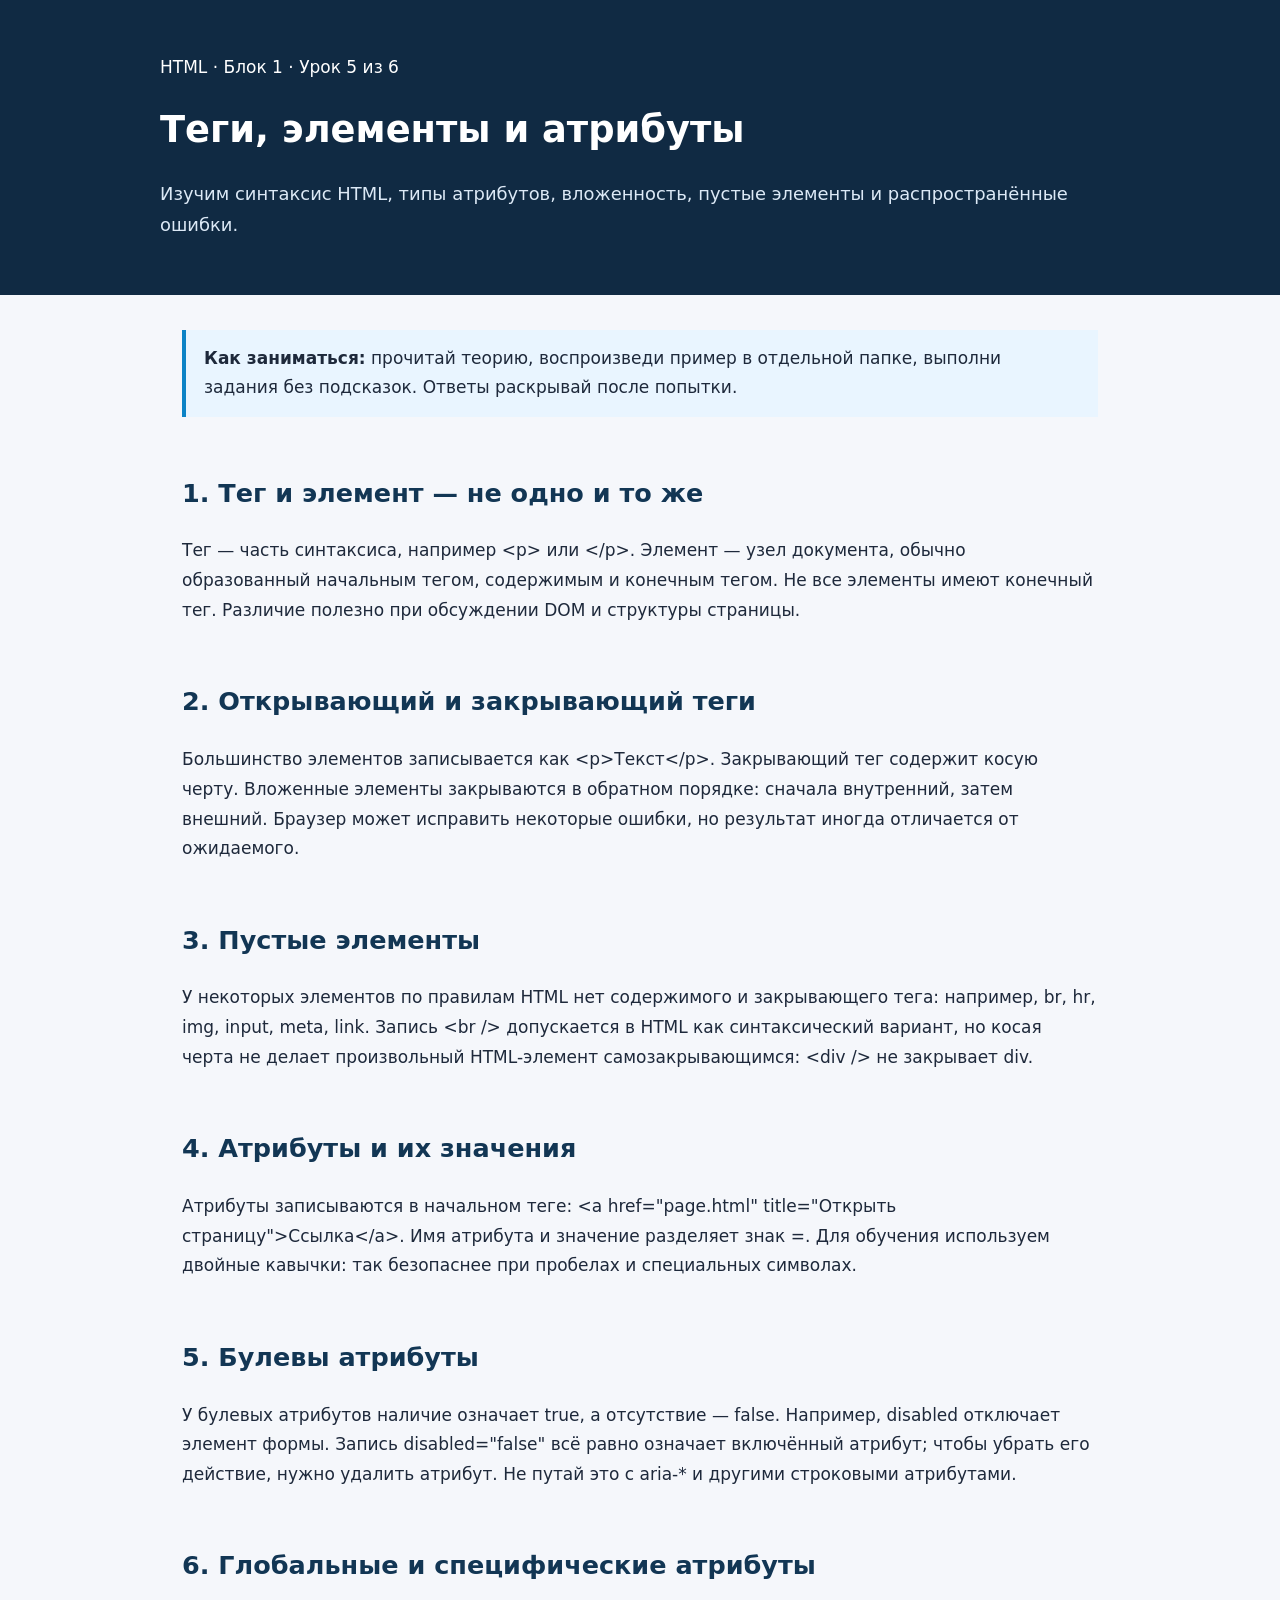
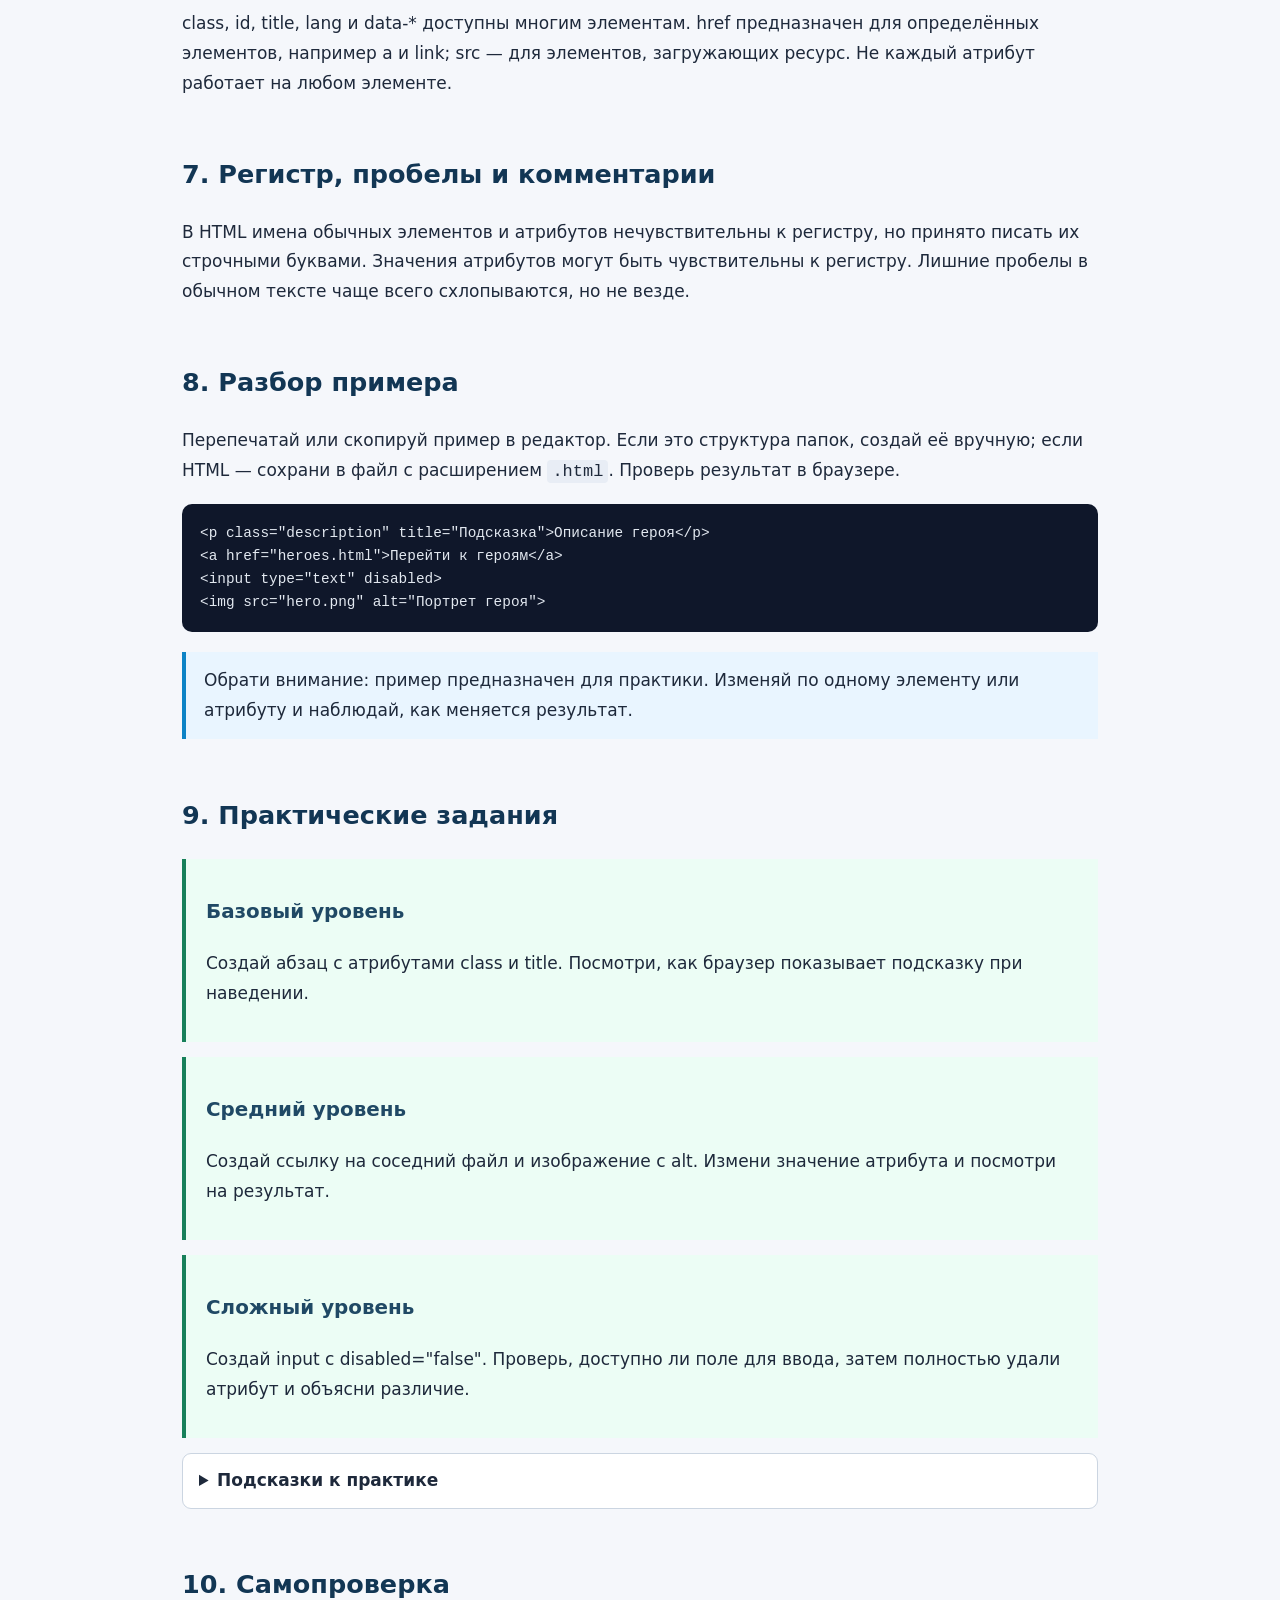
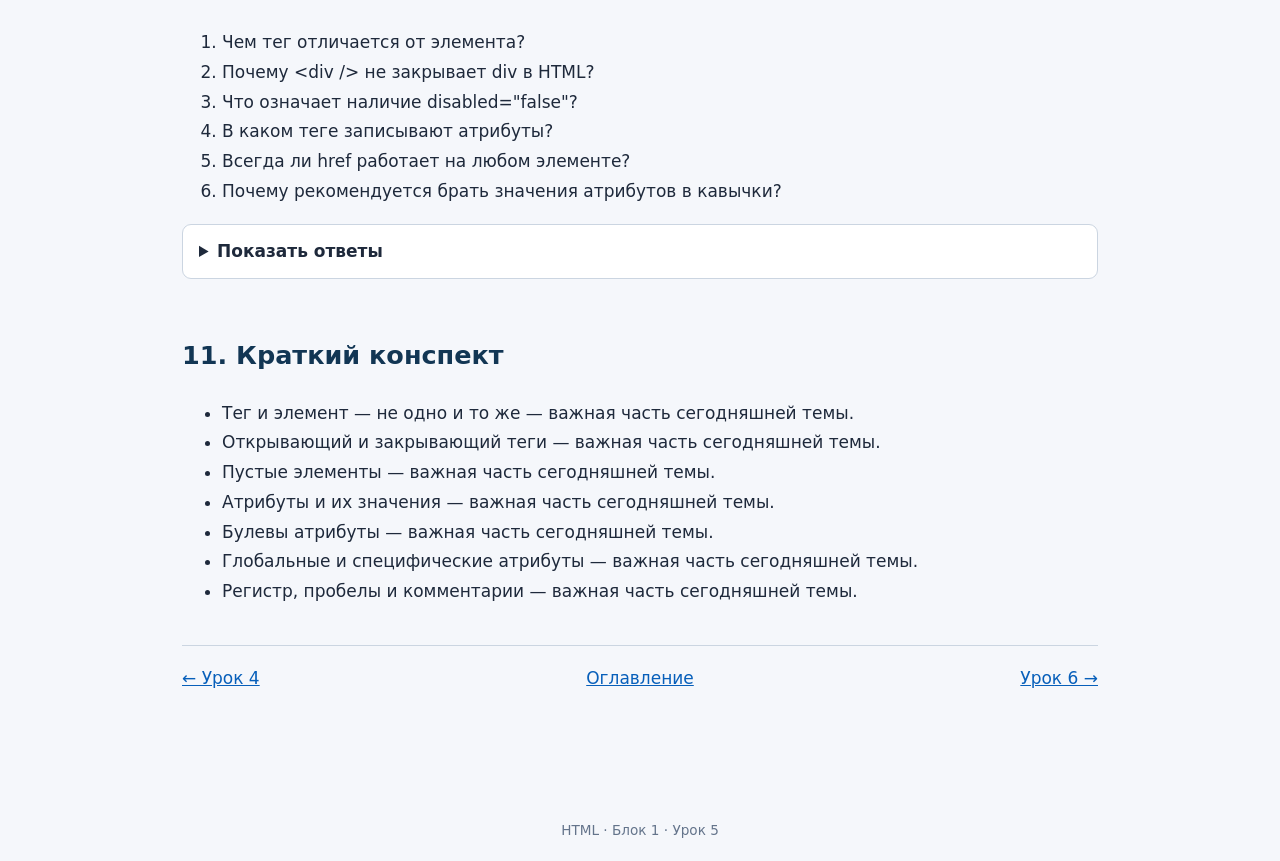
<file: 01-web-basics/05-tags-elements-attributes.html>
<!doctype html><html lang="ru"><head><meta charset="utf-8"><meta name="viewport" content="width=device-width, initial-scale=1"><title>Урок 5. Теги, элементы и атрибуты</title><link rel="stylesheet" href="../assets/style.css"></head><body>
<header><div class="wrap"><p>HTML · Блок 1 · Урок 5 из 6</p><h1>Теги, элементы и атрибуты</h1><p class="lead">Изучим синтаксис HTML, типы атрибутов, вложенность, пустые элементы и распространённые ошибки.</p></div></header><main><p class="note"><strong>Как заниматься:</strong> прочитай теорию, воспроизведи пример в отдельной папке, выполни задания без подсказок. Ответы раскрывай после попытки.</p>
<section><h2>1. Тег и элемент — не одно и то же</h2><p>Тег — часть синтаксиса, например &lt;p&gt; или &lt;/p&gt;. Элемент — узел документа, обычно образованный начальным тегом, содержимым и конечным тегом. Не все элементы имеют конечный тег. Различие полезно при обсуждении DOM и структуры страницы.</p></section>
<section><h2>2. Открывающий и закрывающий теги</h2><p>Большинство элементов записывается как &lt;p&gt;Текст&lt;/p&gt;. Закрывающий тег содержит косую черту. Вложенные элементы закрываются в обратном порядке: сначала внутренний, затем внешний. Браузер может исправить некоторые ошибки, но результат иногда отличается от ожидаемого.</p></section>
<section><h2>3. Пустые элементы</h2><p>У некоторых элементов по правилам HTML нет содержимого и закрывающего тега: например, br, hr, img, input, meta, link. Запись &lt;br /&gt; допускается в HTML как синтаксический вариант, но косая черта не делает произвольный HTML-элемент самозакрывающимся: &lt;div /&gt; не закрывает div.</p></section>
<section><h2>4. Атрибуты и их значения</h2><p>Атрибуты записываются в начальном теге: &lt;a href="page.html" title="Открыть страницу"&gt;Ссылка&lt;/a&gt;. Имя атрибута и значение разделяет знак =. Для обучения используем двойные кавычки: так безопаснее при пробелах и специальных символах.</p></section>
<section><h2>5. Булевы атрибуты</h2><p>У булевых атрибутов наличие означает true, а отсутствие — false. Например, disabled отключает элемент формы. Запись disabled="false" всё равно означает включённый атрибут; чтобы убрать его действие, нужно удалить атрибут. Не путай это с aria-* и другими строковыми атрибутами.</p></section>
<section><h2>6. Глобальные и специфические атрибуты</h2><p>class, id, title, lang и data-* доступны многим элементам. href предназначен для определённых элементов, например a и link; src — для элементов, загружающих ресурс. Не каждый атрибут работает на любом элементе.</p></section>
<section><h2>7. Регистр, пробелы и комментарии</h2><p>В HTML имена обычных элементов и атрибутов нечувствительны к регистру, но принято писать их строчными буквами. Значения атрибутов могут быть чувствительны к регистру. Лишние пробелы в обычном тексте чаще всего схлопываются, но не везде.</p></section>
<section><h2>8. Разбор примера</h2><p>Перепечатай или скопируй пример в редактор. Если это структура папок, создай её вручную; если HTML — сохрани в файл с расширением <code>.html</code>. Проверь результат в браузере.</p><pre><code>&lt;p class="description" title="Подсказка"&gt;Описание героя&lt;/p&gt;
&lt;a href="heroes.html"&gt;Перейти к героям&lt;/a&gt;
&lt;input type="text" disabled&gt;
&lt;img src="hero.png" alt="Портрет героя"&gt;</code></pre><p class="note">Обрати внимание: пример предназначен для практики. Изменяй по одному элементу или атрибуту и наблюдай, как меняется результат.</p></section>
<section><h2>9. Практические задания</h2>
<div class="exercise"><h3>Базовый уровень</h3><p>Создай абзац с атрибутами class и title. Посмотри, как браузер показывает подсказку при наведении.</p></div>
<div class="exercise"><h3>Средний уровень</h3><p>Создай ссылку на соседний файл и изображение с alt. Измени значение атрибута и посмотри на результат.</p></div>
<div class="exercise"><h3>Сложный уровень</h3><p>Создай input с disabled="false". Проверь, доступно ли поле для ввода, затем полностью удали атрибут и объясни различие.</p></div>
<details><summary>Подсказки к практике</summary><p>Сначала проверь: файл действительно сохранён, расширение верное, браузер обновлён, а путь к файлу совпадает с его расположением. Сравни свою структуру с примером выше. Для сложного задания объедини несколько приёмов из урока.</p></details></section>
<section><h2>10. Самопроверка</h2><ol>
<li>Чем тег отличается от элемента?</li>
<li>Почему &lt;div /&gt; не закрывает div в HTML?</li>
<li>Что означает наличие disabled="false"?</li>
<li>В каком теге записывают атрибуты?</li>
<li>Всегда ли href работает на любом элементе?</li>
<li>Почему рекомендуется брать значения атрибутов в кавычки?</li>
</ol><details><summary>Показать ответы</summary><ol>
<li>Тег — запись разметки, элемент — конструкция/узел документа.</li>
<li>В HTML div не является пустым элементом и не самозакрывается такой записью.</li>
<li>Булев атрибут присутствует, поэтому поле отключено.</li>
<li>В начальном (открывающем) теге.</li>
<li>Нет, атрибут имеет определённые допустимые контексты.</li>
<li>Это уменьшает ошибки, особенно когда значение содержит пробелы.</li>
</ol></details></section>
<section><h2>11. Краткий конспект</h2><ul>
<li>Тег и элемент — не одно и то же — важная часть сегодняшней темы.</li>
<li>Открывающий и закрывающий теги — важная часть сегодняшней темы.</li>
<li>Пустые элементы — важная часть сегодняшней темы.</li>
<li>Атрибуты и их значения — важная часть сегодняшней темы.</li>
<li>Булевы атрибуты — важная часть сегодняшней темы.</li>
<li>Глобальные и специфические атрибуты — важная часть сегодняшней темы.</li>
<li>Регистр, пробелы и комментарии — важная часть сегодняшней темы.</li>
</ul></section>
<nav><a href="04-document-structure.html">← Урок 4</a><a href="../index.html">Оглавление</a><a href="06-comments-code-style.html">Урок 6 →</a></nav></main><footer>HTML · Блок 1 · Урок 5</footer></body></html>
</file>
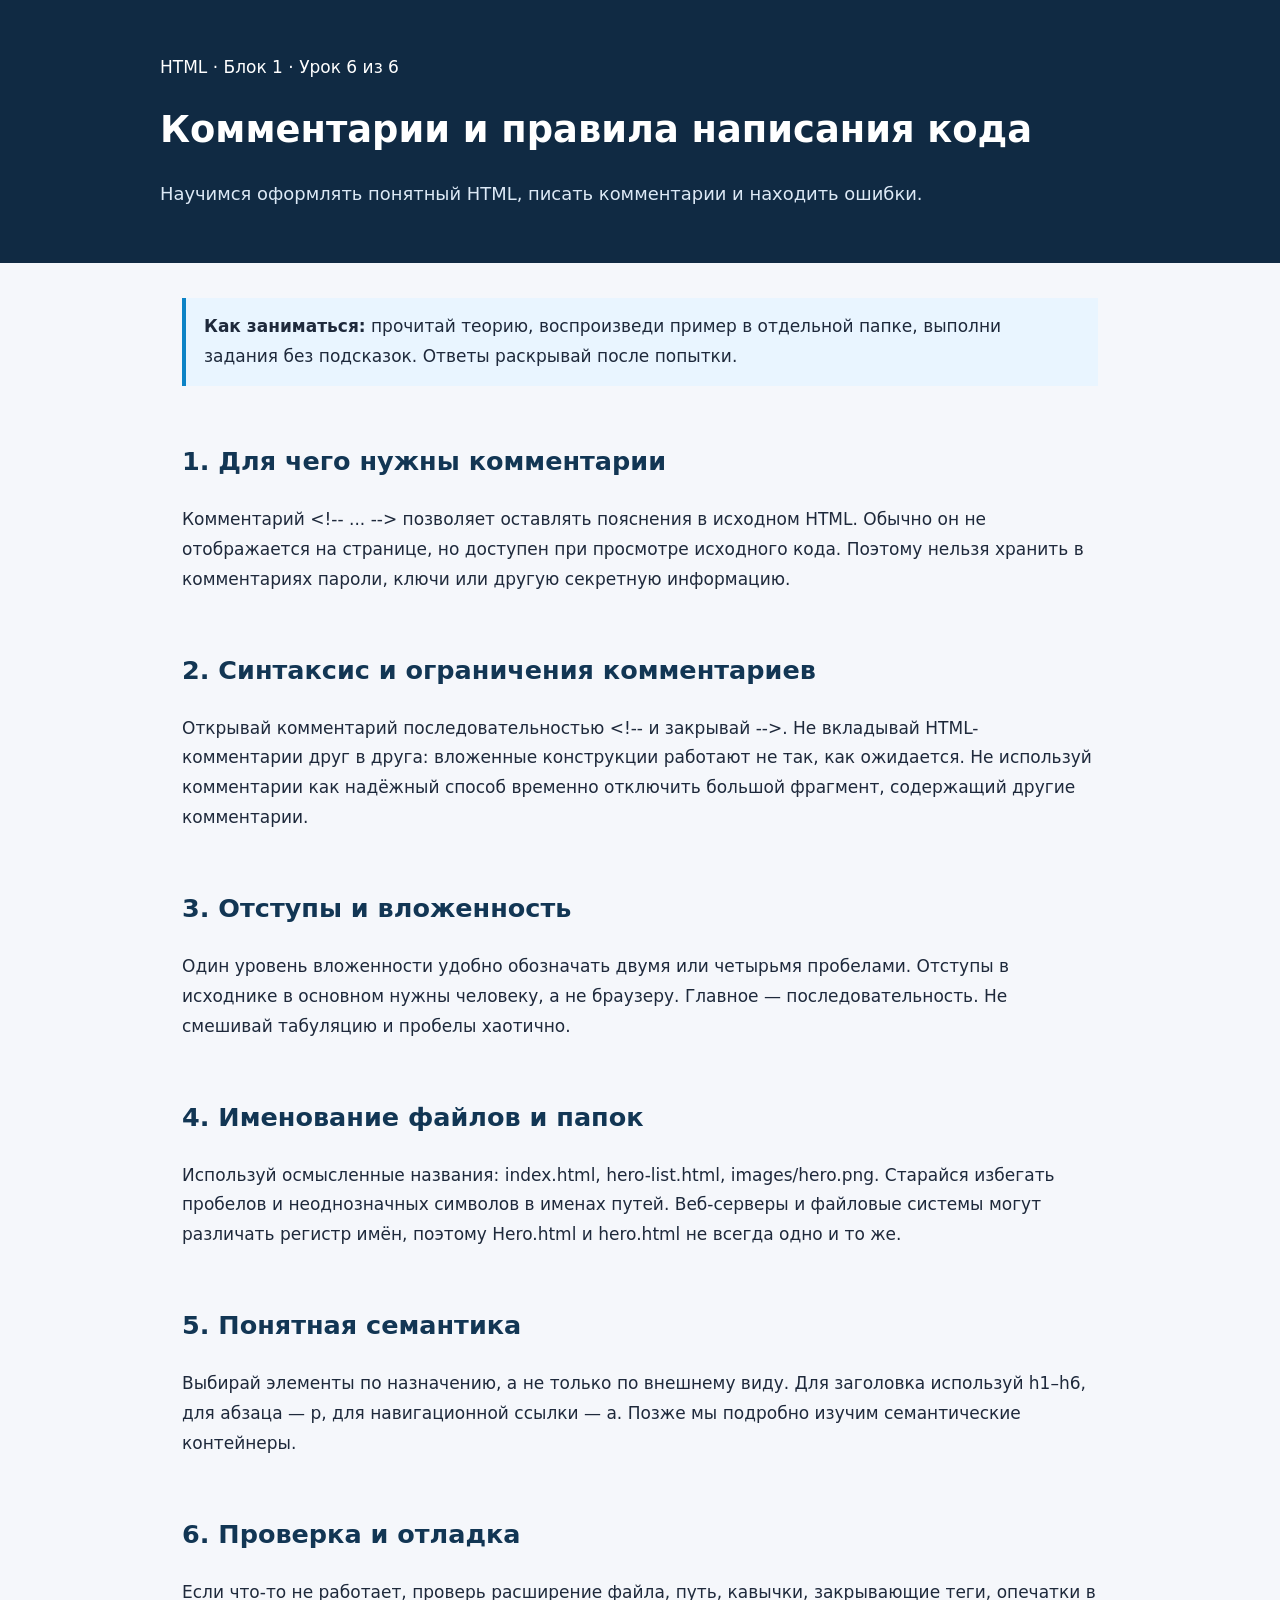
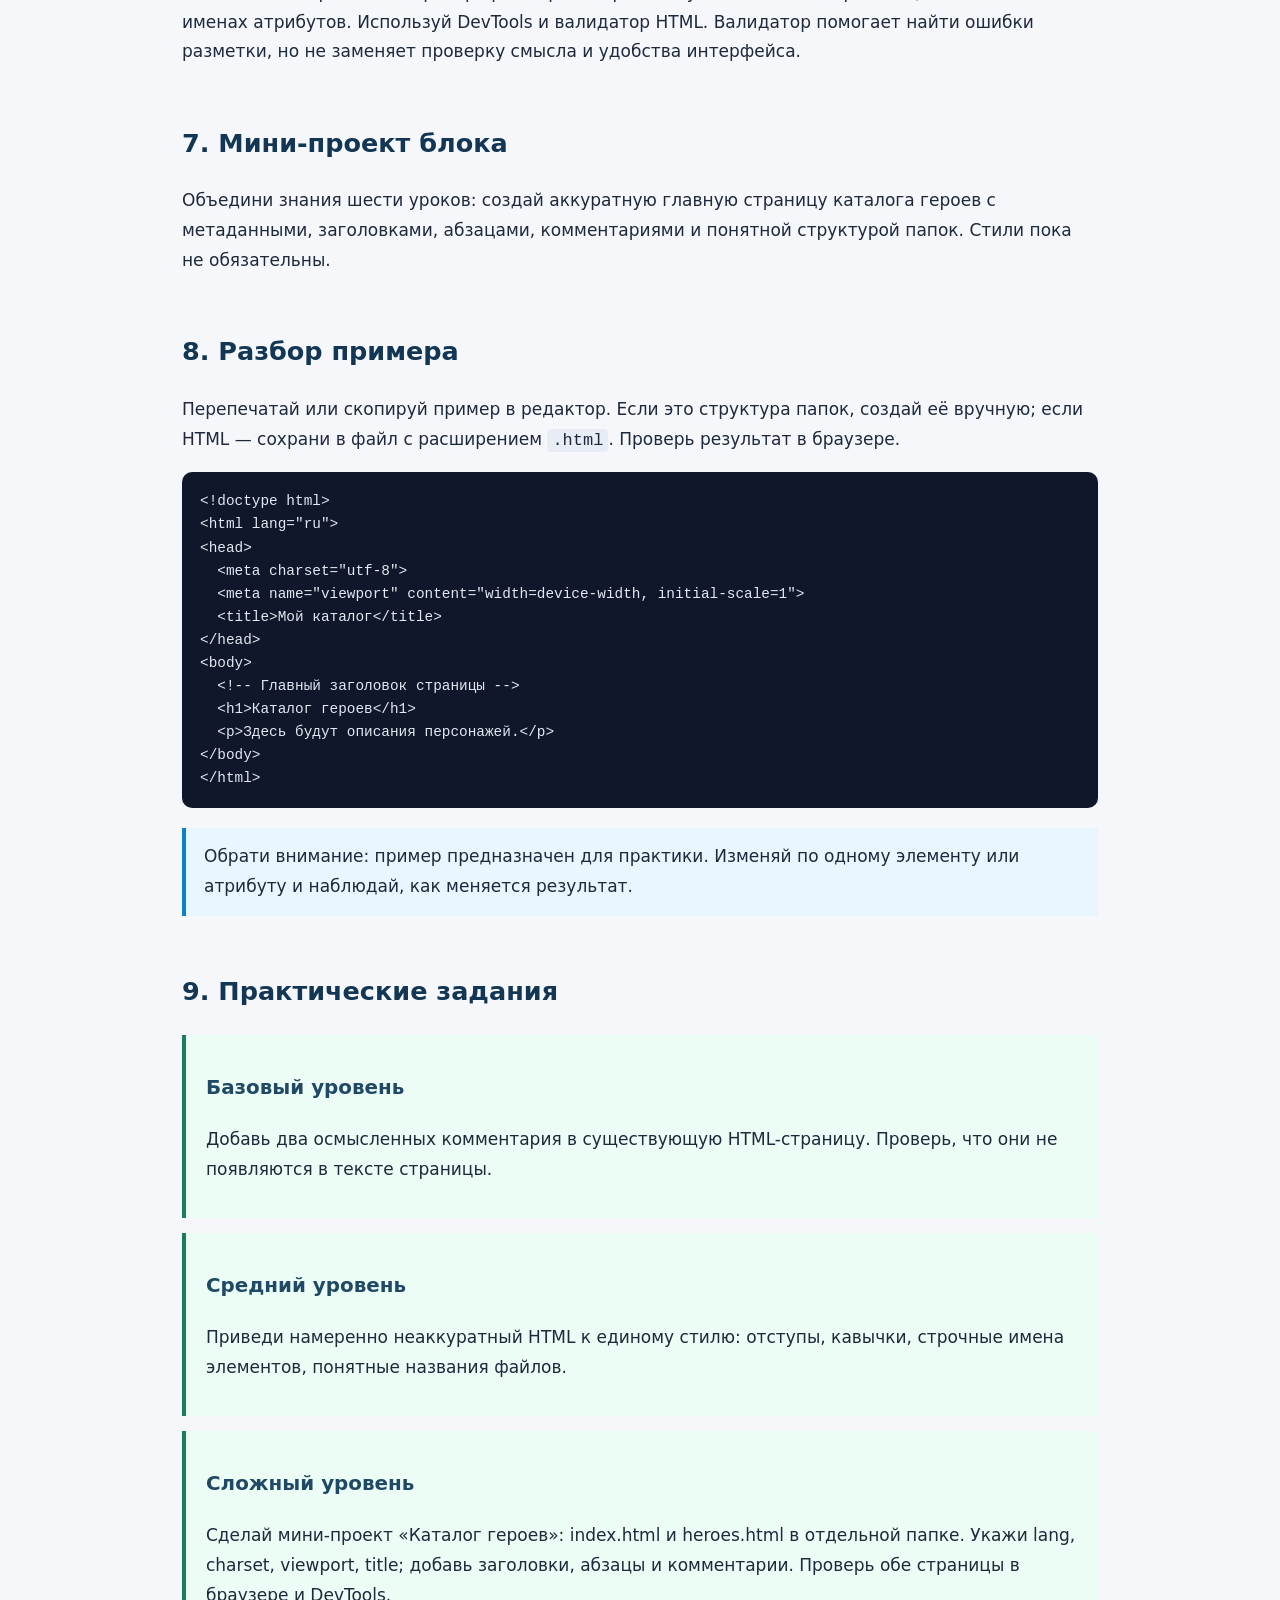
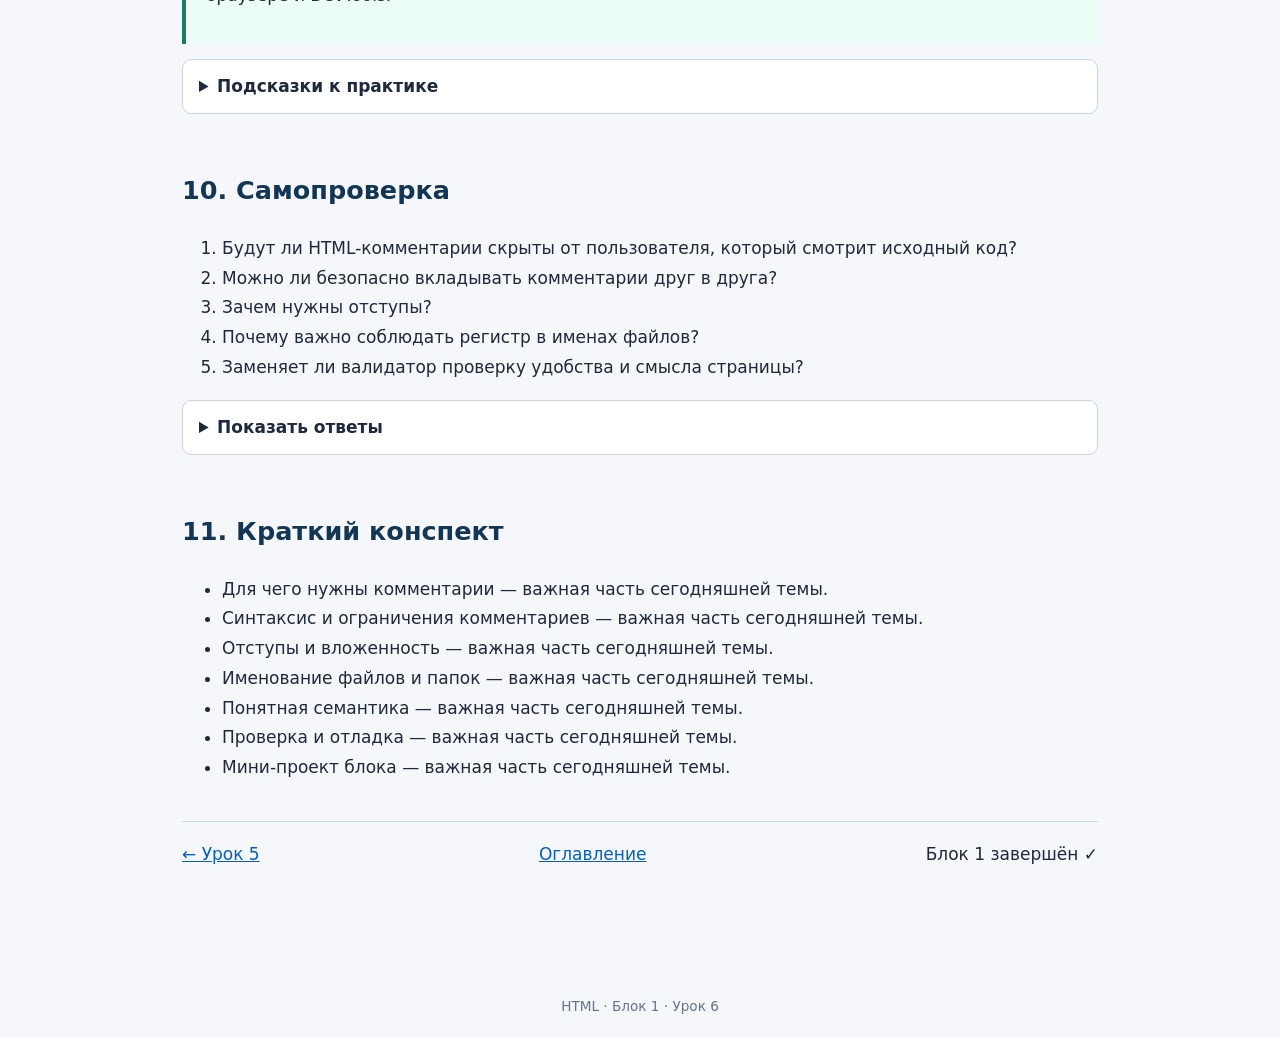
<file: 01-web-basics/06-comments-code-style.html>
<!doctype html><html lang="ru"><head><meta charset="utf-8"><meta name="viewport" content="width=device-width, initial-scale=1"><title>Урок 6. Комментарии и правила написания кода</title><link rel="stylesheet" href="../assets/style.css"></head><body>
<header><div class="wrap"><p>HTML · Блок 1 · Урок 6 из 6</p><h1>Комментарии и правила написания кода</h1><p class="lead">Научимся оформлять понятный HTML, писать комментарии и находить ошибки.</p></div></header><main><p class="note"><strong>Как заниматься:</strong> прочитай теорию, воспроизведи пример в отдельной папке, выполни задания без подсказок. Ответы раскрывай после попытки.</p>
<section><h2>1. Для чего нужны комментарии</h2><p>Комментарий &lt;!-- ... --&gt; позволяет оставлять пояснения в исходном HTML. Обычно он не отображается на странице, но доступен при просмотре исходного кода. Поэтому нельзя хранить в комментариях пароли, ключи или другую секретную информацию.</p></section>
<section><h2>2. Синтаксис и ограничения комментариев</h2><p>Открывай комментарий последовательностью &lt;!-- и закрывай --&gt;. Не вкладывай HTML-комментарии друг в друга: вложенные конструкции работают не так, как ожидается. Не используй комментарии как надёжный способ временно отключить большой фрагмент, содержащий другие комментарии.</p></section>
<section><h2>3. Отступы и вложенность</h2><p>Один уровень вложенности удобно обозначать двумя или четырьмя пробелами. Отступы в исходнике в основном нужны человеку, а не браузеру. Главное — последовательность. Не смешивай табуляцию и пробелы хаотично.</p></section>
<section><h2>4. Именование файлов и папок</h2><p>Используй осмысленные названия: index.html, hero-list.html, images/hero.png. Старайся избегать пробелов и неоднозначных символов в именах путей. Веб-серверы и файловые системы могут различать регистр имён, поэтому Hero.html и hero.html не всегда одно и то же.</p></section>
<section><h2>5. Понятная семантика</h2><p>Выбирай элементы по назначению, а не только по внешнему виду. Для заголовка используй h1–h6, для абзаца — p, для навигационной ссылки — a. Позже мы подробно изучим семантические контейнеры.</p></section>
<section><h2>6. Проверка и отладка</h2><p>Если что-то не работает, проверь расширение файла, путь, кавычки, закрывающие теги, опечатки в именах атрибутов. Используй DevTools и валидатор HTML. Валидатор помогает найти ошибки разметки, но не заменяет проверку смысла и удобства интерфейса.</p></section>
<section><h2>7. Мини-проект блока</h2><p>Объедини знания шести уроков: создай аккуратную главную страницу каталога героев с метаданными, заголовками, абзацами, комментариями и понятной структурой папок. Стили пока не обязательны.</p></section>
<section><h2>8. Разбор примера</h2><p>Перепечатай или скопируй пример в редактор. Если это структура папок, создай её вручную; если HTML — сохрани в файл с расширением <code>.html</code>. Проверь результат в браузере.</p><pre><code>&lt;!doctype html&gt;
&lt;html lang="ru"&gt;
&lt;head&gt;
  &lt;meta charset="utf-8"&gt;
  &lt;meta name="viewport" content="width=device-width, initial-scale=1"&gt;
  &lt;title&gt;Мой каталог&lt;/title&gt;
&lt;/head&gt;
&lt;body&gt;
  &lt;!-- Главный заголовок страницы --&gt;
  &lt;h1&gt;Каталог героев&lt;/h1&gt;
  &lt;p&gt;Здесь будут описания персонажей.&lt;/p&gt;
&lt;/body&gt;
&lt;/html&gt;</code></pre><p class="note">Обрати внимание: пример предназначен для практики. Изменяй по одному элементу или атрибуту и наблюдай, как меняется результат.</p></section>
<section><h2>9. Практические задания</h2>
<div class="exercise"><h3>Базовый уровень</h3><p>Добавь два осмысленных комментария в существующую HTML-страницу. Проверь, что они не появляются в тексте страницы.</p></div>
<div class="exercise"><h3>Средний уровень</h3><p>Приведи намеренно неаккуратный HTML к единому стилю: отступы, кавычки, строчные имена элементов, понятные названия файлов.</p></div>
<div class="exercise"><h3>Сложный уровень</h3><p>Сделай мини-проект «Каталог героев»: index.html и heroes.html в отдельной папке. Укажи lang, charset, viewport, title; добавь заголовки, абзацы и комментарии. Проверь обе страницы в браузере и DevTools.</p></div>
<details><summary>Подсказки к практике</summary><p>Сначала проверь: файл действительно сохранён, расширение верное, браузер обновлён, а путь к файлу совпадает с его расположением. Сравни свою структуру с примером выше. Для сложного задания объедини несколько приёмов из урока.</p></details></section>
<section><h2>10. Самопроверка</h2><ol>
<li>Будут ли HTML-комментарии скрыты от пользователя, который смотрит исходный код?</li>
<li>Можно ли безопасно вкладывать комментарии друг в друга?</li>
<li>Зачем нужны отступы?</li>
<li>Почему важно соблюдать регистр в именах файлов?</li>
<li>Заменяет ли валидатор проверку удобства и смысла страницы?</li>
</ol><details><summary>Показать ответы</summary><ol>
<li>Нет, они видны в исходном коде.</li>
<li>Нет, HTML-комментарии не следует вкладывать.</li>
<li>Для удобства чтения и поддержки кода.</li>
<li>На некоторых системах Hero.html и hero.html — разные пути.</li>
<li>Нет, валидатор проверяет правила разметки, но не весь пользовательский опыт.</li>
</ol></details></section>
<section><h2>11. Краткий конспект</h2><ul>
<li>Для чего нужны комментарии — важная часть сегодняшней темы.</li>
<li>Синтаксис и ограничения комментариев — важная часть сегодняшней темы.</li>
<li>Отступы и вложенность — важная часть сегодняшней темы.</li>
<li>Именование файлов и папок — важная часть сегодняшней темы.</li>
<li>Понятная семантика — важная часть сегодняшней темы.</li>
<li>Проверка и отладка — важная часть сегодняшней темы.</li>
<li>Мини-проект блока — важная часть сегодняшней темы.</li>
</ul></section>
<nav><a href="05-tags-elements-attributes.html">← Урок 5</a><a href="../index.html">Оглавление</a><span>Блок 1 завершён ✓</span></nav></main><footer>HTML · Блок 1 · Урок 6</footer></body></html>
</file>
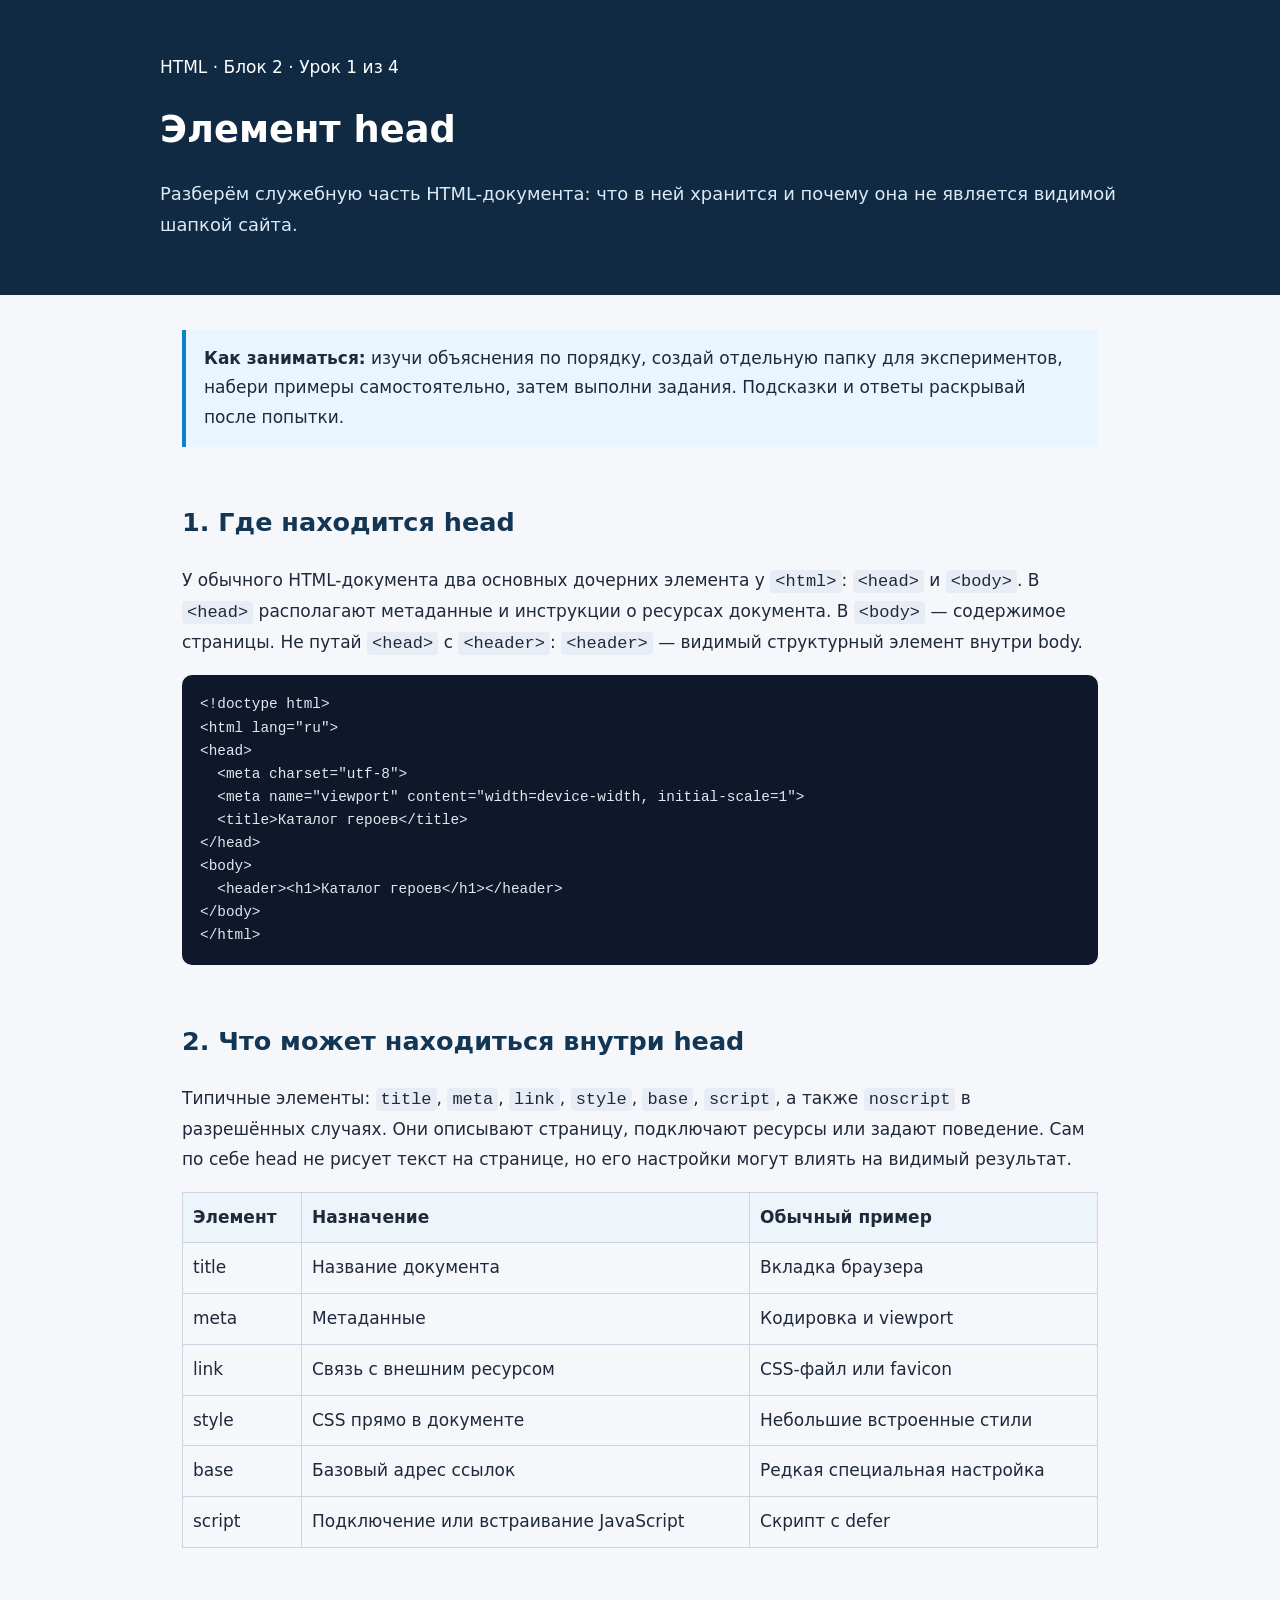
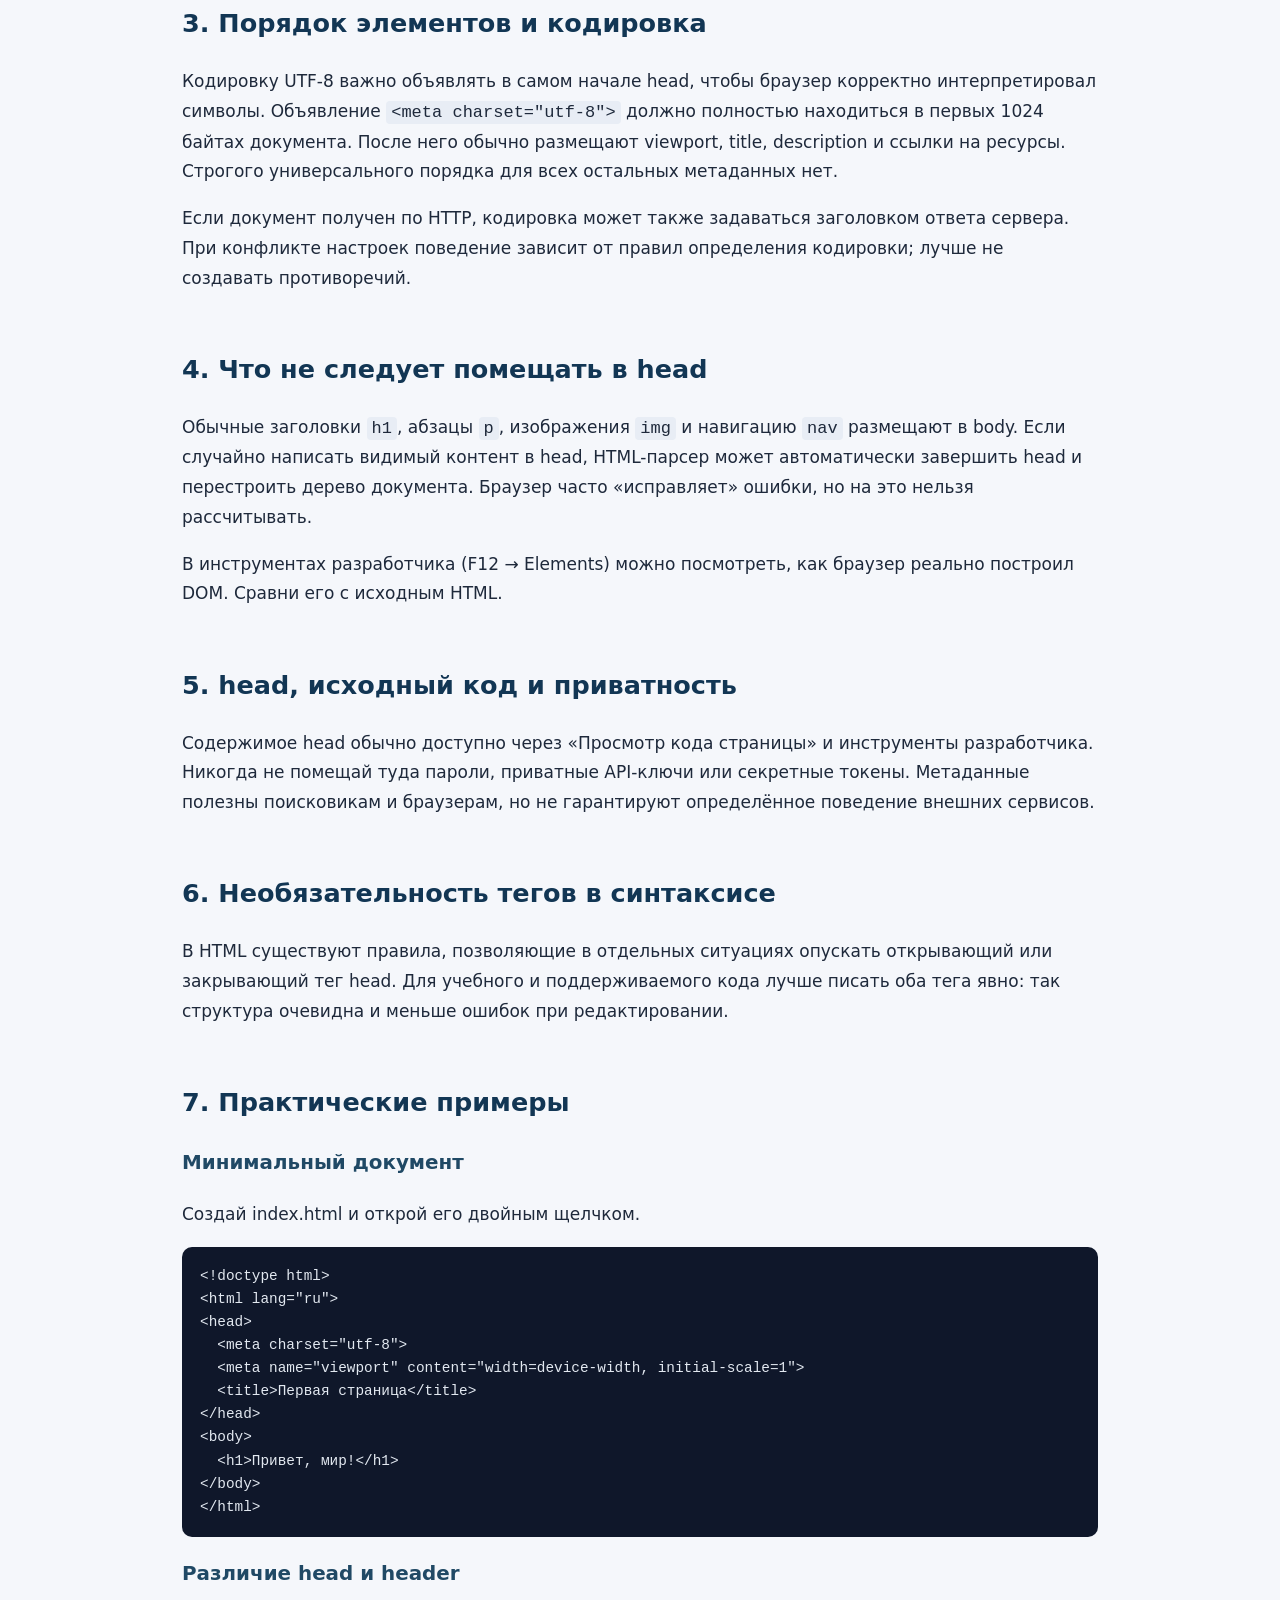
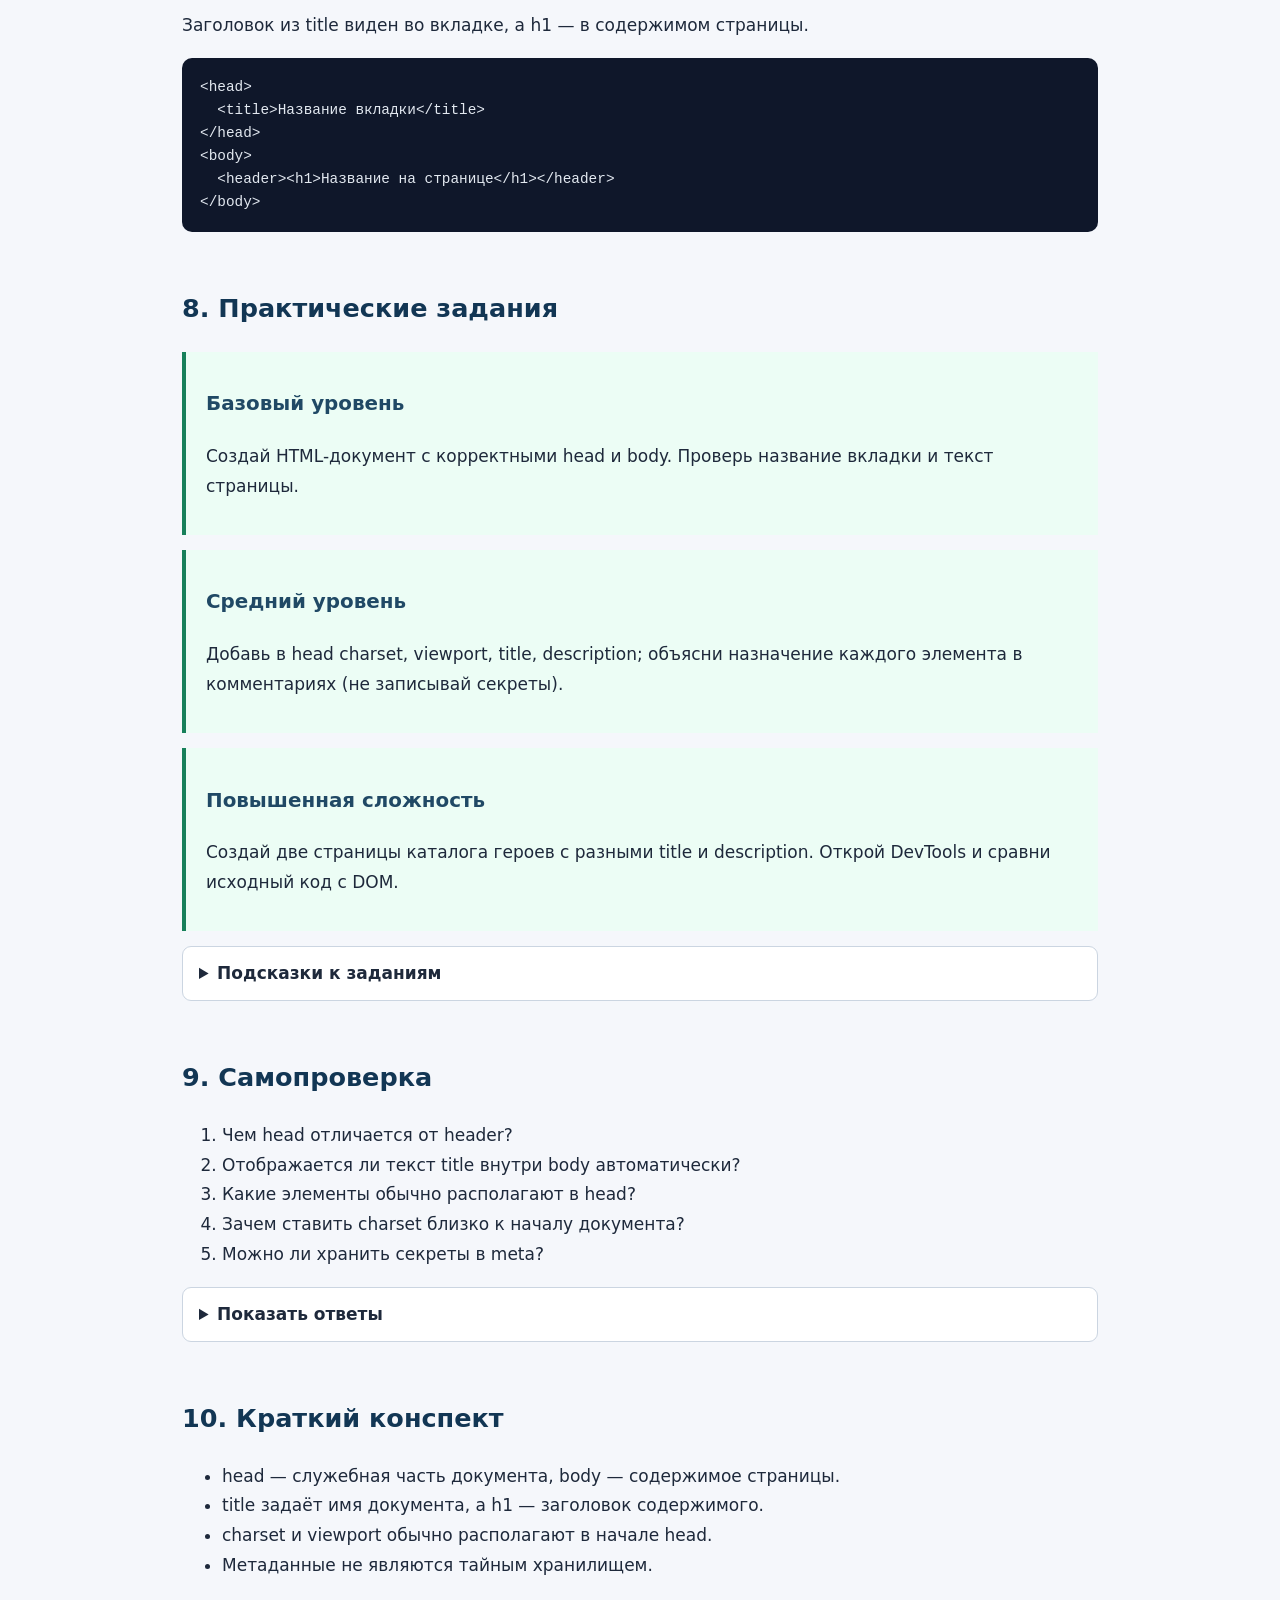
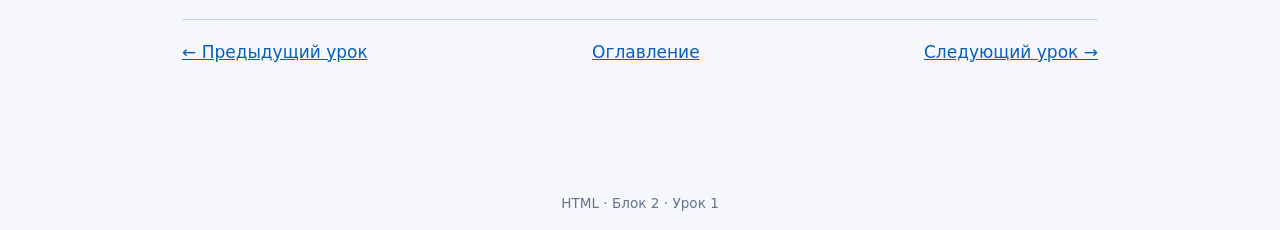
<file: 02-metadata/01-head.html>
<!doctype html><html lang="ru"><head><meta charset="utf-8"><meta name="viewport" content="width=device-width, initial-scale=1"><title>Урок 1. Элемент head</title><link rel="stylesheet" href="../assets/style.css"></head><body><header><div class="wrap"><p>HTML · Блок 2 · Урок 1 из 4</p><h1>Элемент head</h1><p class="lead">Разберём служебную часть HTML-документа: что в ней хранится и почему она не является видимой шапкой сайта.</p></div></header><main><p class="note"><strong>Как заниматься:</strong> изучи объяснения по порядку, создай отдельную папку для экспериментов, набери примеры самостоятельно, затем выполни задания. Подсказки и ответы раскрывай после попытки.</p><section><h2>1. Где находится head</h2><p>У обычного HTML-документа два основных дочерних элемента у <code>&lt;html&gt;</code>: <code>&lt;head&gt;</code> и <code>&lt;body&gt;</code>. В <code>&lt;head&gt;</code> располагают метаданные и инструкции о ресурсах документа. В <code>&lt;body&gt;</code> — содержимое страницы. Не путай <code>&lt;head&gt;</code> с <code>&lt;header&gt;</code>: <code>&lt;header&gt;</code> — видимый структурный элемент внутри body.</p><pre><code>&lt;!doctype html&gt;
&lt;html lang=&quot;ru&quot;&gt;
&lt;head&gt;
  &lt;meta charset=&quot;utf-8&quot;&gt;
  &lt;meta name=&quot;viewport&quot; content=&quot;width=device-width, initial-scale=1&quot;&gt;
  &lt;title&gt;Каталог героев&lt;/title&gt;
&lt;/head&gt;
&lt;body&gt;
  &lt;header&gt;&lt;h1&gt;Каталог героев&lt;/h1&gt;&lt;/header&gt;
&lt;/body&gt;
&lt;/html&gt;</code></pre></section><section><h2>2. Что может находиться внутри head</h2><p>Типичные элементы: <code>title</code>, <code>meta</code>, <code>link</code>, <code>style</code>, <code>base</code>, <code>script</code>, а также <code>noscript</code> в разрешённых случаях. Они описывают страницу, подключают ресурсы или задают поведение. Сам по себе head не рисует текст на странице, но его настройки могут влиять на видимый результат.</p><table><thead><tr><th>Элемент</th><th>Назначение</th><th>Обычный пример</th></tr></thead><tbody><tr><td>title</td><td>Название документа</td><td>Вкладка браузера</td></tr><tr><td>meta</td><td>Метаданные</td><td>Кодировка и viewport</td></tr><tr><td>link</td><td>Связь с внешним ресурсом</td><td>CSS-файл или favicon</td></tr><tr><td>style</td><td>CSS прямо в документе</td><td>Небольшие встроенные стили</td></tr><tr><td>base</td><td>Базовый адрес ссылок</td><td>Редкая специальная настройка</td></tr><tr><td>script</td><td>Подключение или встраивание JavaScript</td><td>Скрипт с defer</td></tr></tbody></table></section><section><h2>3. Порядок элементов и кодировка</h2><p>Кодировку UTF-8 важно объявлять в самом начале head, чтобы браузер корректно интерпретировал символы. Объявление <code>&lt;meta charset="utf-8"&gt;</code> должно полностью находиться в первых 1024 байтах документа. После него обычно размещают viewport, title, description и ссылки на ресурсы. Строгого универсального порядка для всех остальных метаданных нет.</p><p>Если документ получен по HTTP, кодировка может также задаваться заголовком ответа сервера. При конфликте настроек поведение зависит от правил определения кодировки; лучше не создавать противоречий.</p></section><section><h2>4. Что не следует помещать в head</h2><p>Обычные заголовки <code>h1</code>, абзацы <code>p</code>, изображения <code>img</code> и навигацию <code>nav</code> размещают в body. Если случайно написать видимый контент в head, HTML-парсер может автоматически завершить head и перестроить дерево документа. Браузер часто «исправляет» ошибки, но на это нельзя рассчитывать.</p><p>В инструментах разработчика (F12 → Elements) можно посмотреть, как браузер реально построил DOM. Сравни его с исходным HTML.</p></section><section><h2>5. head, исходный код и приватность</h2><p>Содержимое head обычно доступно через «Просмотр кода страницы» и инструменты разработчика. Никогда не помещай туда пароли, приватные API-ключи или секретные токены. Метаданные полезны поисковикам и браузерам, но не гарантируют определённое поведение внешних сервисов.</p></section><section><h2>6. Необязательность тегов в синтаксисе</h2><p>В HTML существуют правила, позволяющие в отдельных ситуациях опускать открывающий или закрывающий тег head. Для учебного и поддерживаемого кода лучше писать оба тега явно: так структура очевидна и меньше ошибок при редактировании.</p></section><section><h2>7. Практические примеры</h2><h3>Минимальный документ</h3><p>Создай index.html и открой его двойным щелчком.</p><pre><code>&lt;!doctype html&gt;
&lt;html lang=&quot;ru&quot;&gt;
&lt;head&gt;
  &lt;meta charset=&quot;utf-8&quot;&gt;
  &lt;meta name=&quot;viewport&quot; content=&quot;width=device-width, initial-scale=1&quot;&gt;
  &lt;title&gt;Первая страница&lt;/title&gt;
&lt;/head&gt;
&lt;body&gt;
  &lt;h1&gt;Привет, мир!&lt;/h1&gt;
&lt;/body&gt;
&lt;/html&gt;</code></pre><h3>Различие head и header</h3><p>Заголовок из title виден во вкладке, а h1 — в содержимом страницы.</p><pre><code>&lt;head&gt;
  &lt;title&gt;Название вкладки&lt;/title&gt;
&lt;/head&gt;
&lt;body&gt;
  &lt;header&gt;&lt;h1&gt;Название на странице&lt;/h1&gt;&lt;/header&gt;
&lt;/body&gt;</code></pre></section><section><h2>8. Практические задания</h2><div class="exercise"><h3>Базовый уровень</h3><p>Создай HTML-документ с корректными head и body. Проверь название вкладки и текст страницы.</p></div><div class="exercise"><h3>Средний уровень</h3><p>Добавь в head charset, viewport, title, description; объясни назначение каждого элемента в комментариях (не записывай секреты).</p></div><div class="exercise"><h3>Повышенная сложность</h3><p>Создай две страницы каталога героев с разными title и description. Открой DevTools и сравни исходный код с DOM.</p></div><details><summary>Подсказки к заданиям</summary><ul><li>head — служебная часть документа, body — содержимое страницы.</li><li>title задаёт имя документа, а h1 — заголовок содержимого.</li><li>charset и viewport обычно располагают в начале head.</li></ul></details></section><section><h2>9. Самопроверка</h2><ol><li>Чем head отличается от header?</li><li>Отображается ли текст title внутри body автоматически?</li><li>Какие элементы обычно располагают в head?</li><li>Зачем ставить charset близко к началу документа?</li><li>Можно ли хранить секреты в meta?</li></ol><details><summary>Показать ответы</summary><ol><li>head содержит служебные данные документа; header — семантическая область содержимого.</li><li>Нет, title обычно показывается как название вкладки или окна.</li><li>title, meta, link, style, base, script.</li><li>Чтобы браузер мог определить кодировку в начале чтения файла; объявление должно быть в первых 1024 байтах.</li><li>Нет: исходный HTML доступен пользователю.</li></ol></details></section><section><h2>10. Краткий конспект</h2><ul><li>head — служебная часть документа, body — содержимое страницы.</li><li>title задаёт имя документа, а h1 — заголовок содержимого.</li><li>charset и viewport обычно располагают в начале head.</li><li>Метаданные не являются тайным хранилищем.</li></ul></section><nav><a href="../01-web-basics/06-comments-code-style.html">← Предыдущий урок</a><a href="../index.html">Оглавление</a><a href="02-title-meta.html">Следующий урок →</a></nav></main><footer>HTML · Блок 2 · Урок 1</footer></body></html>
</file>
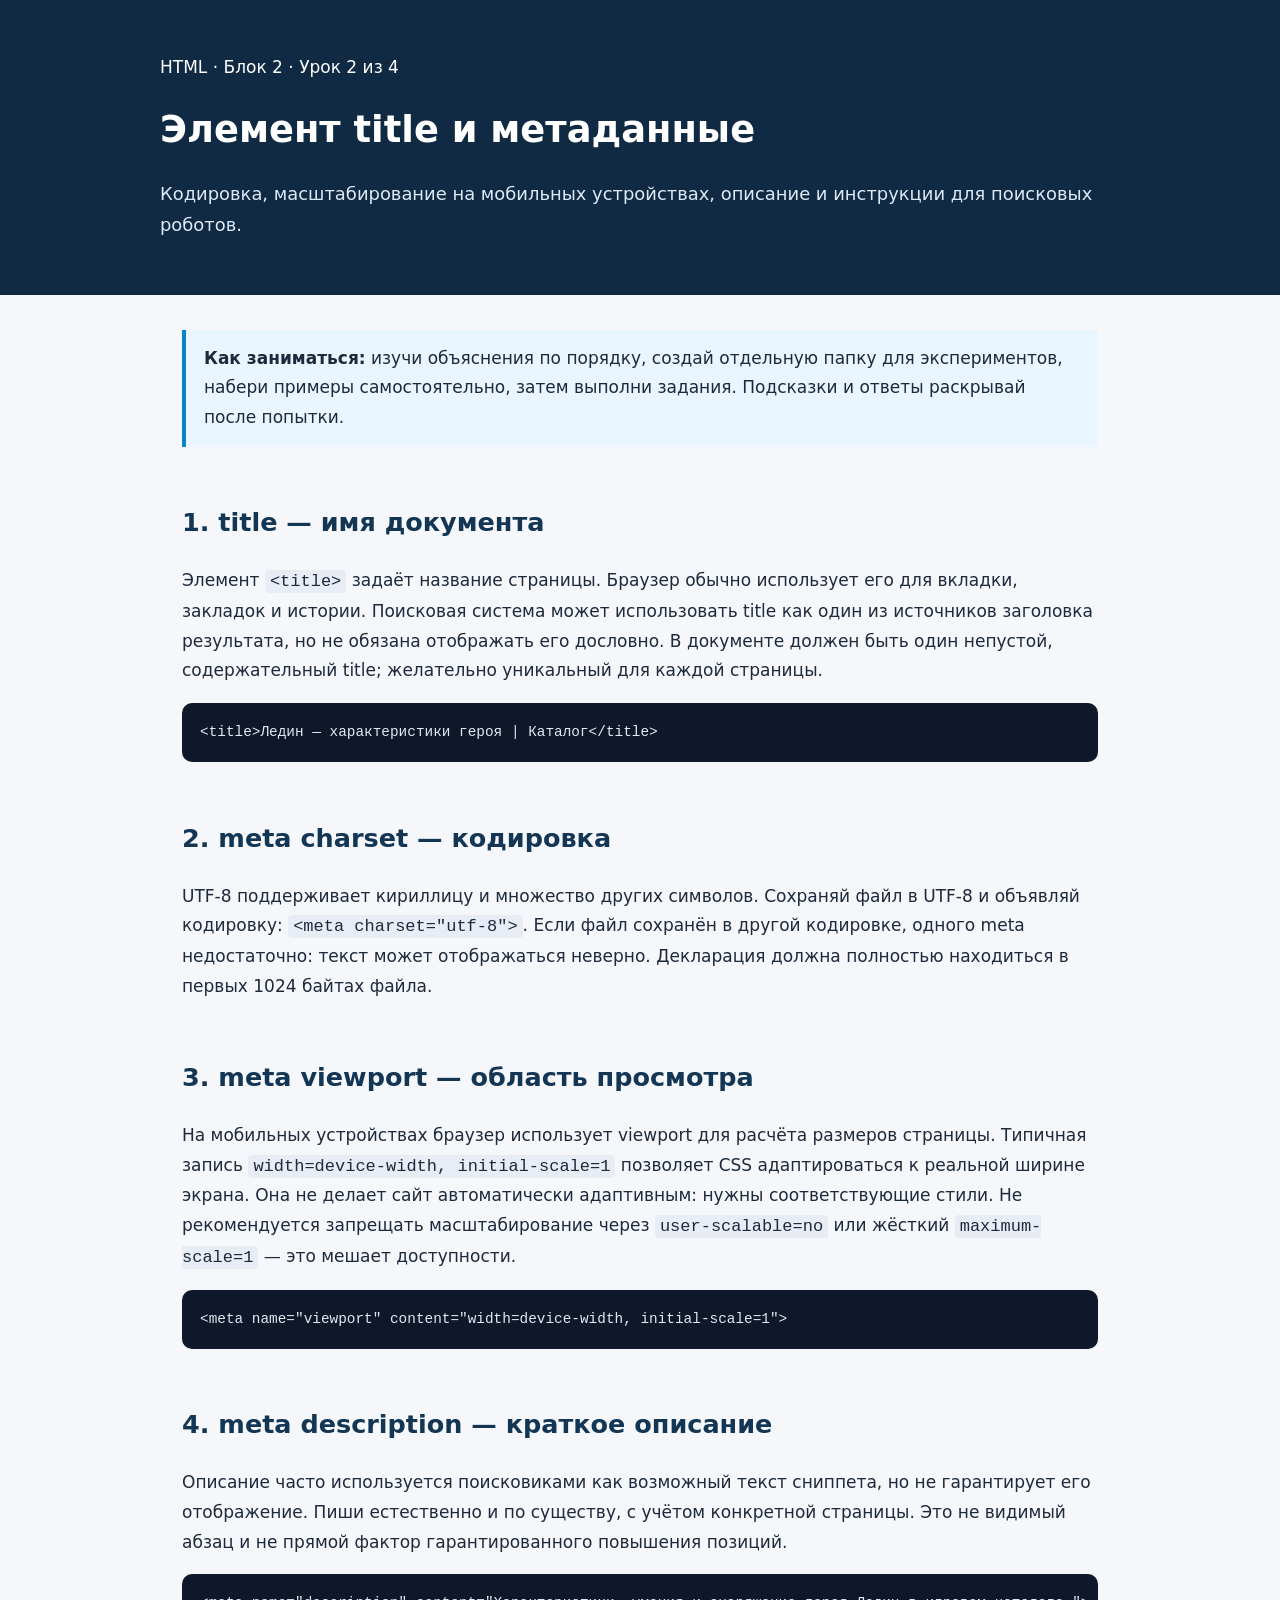
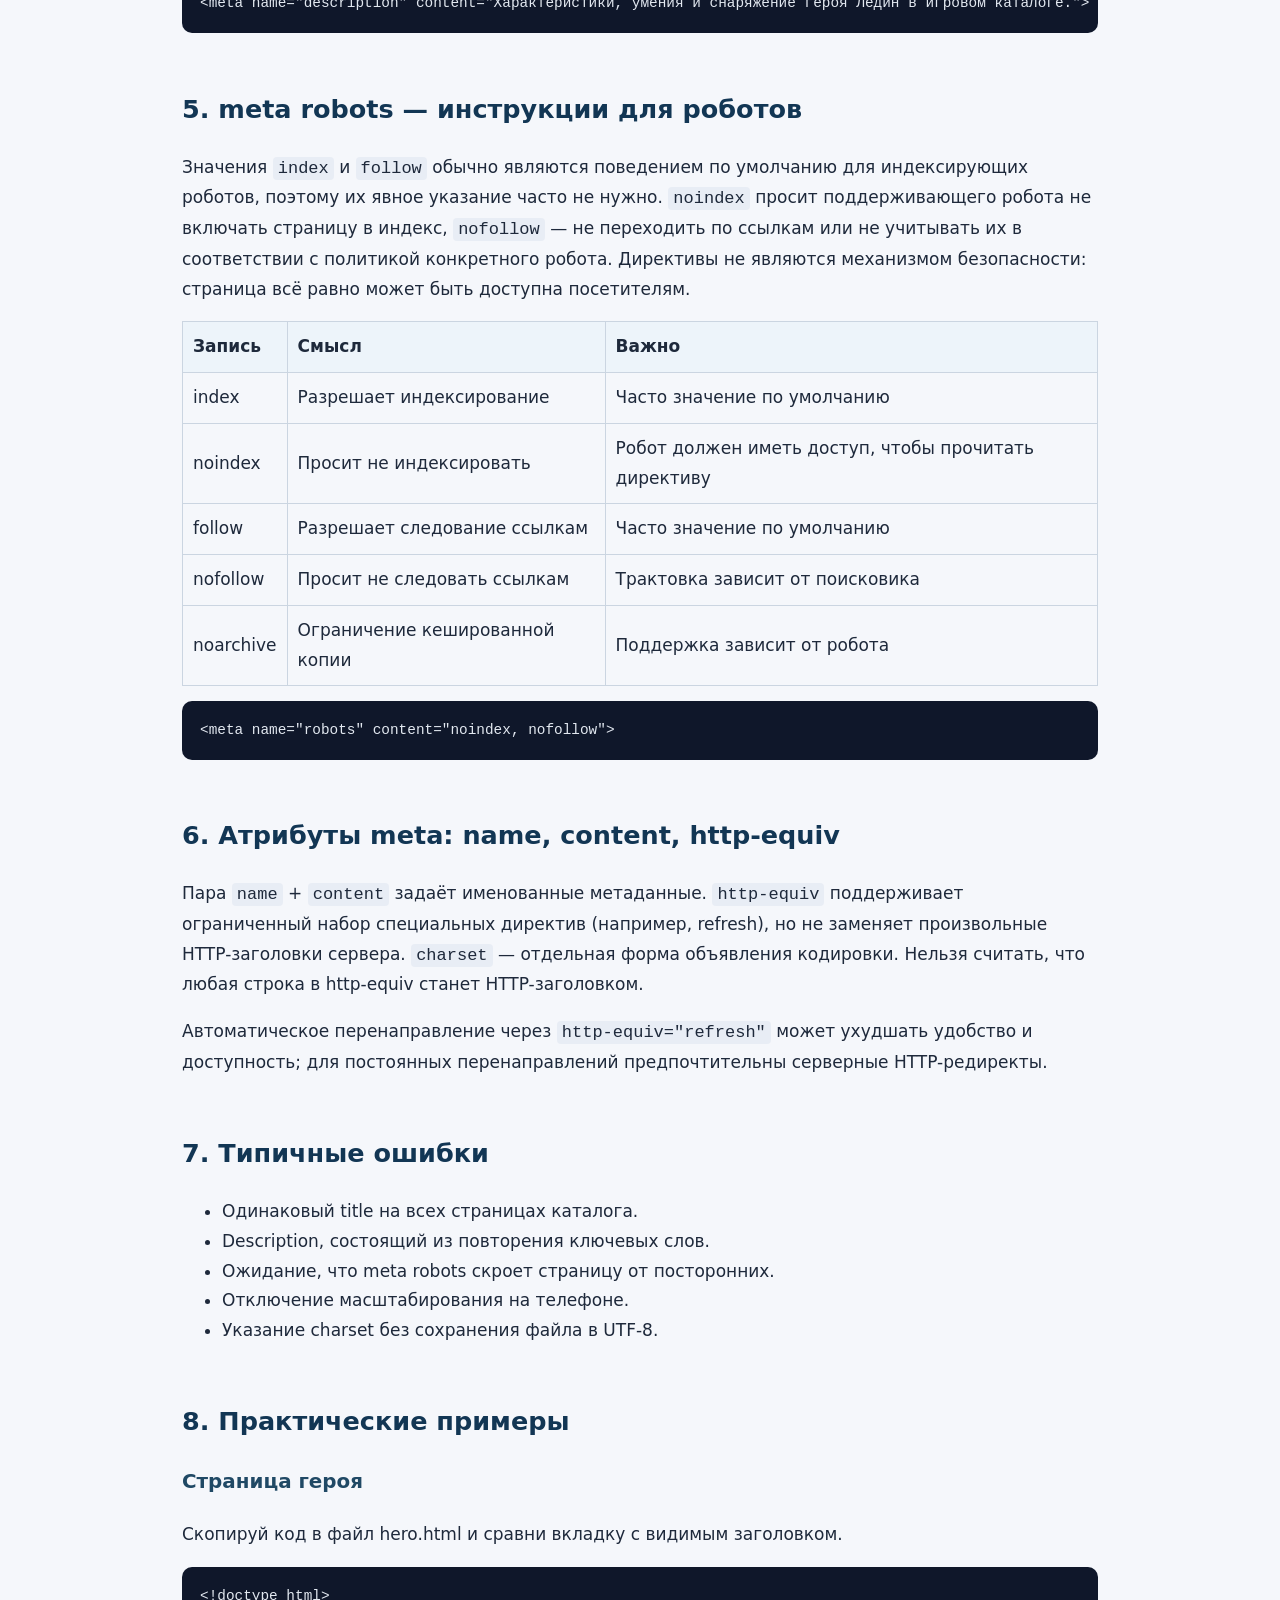
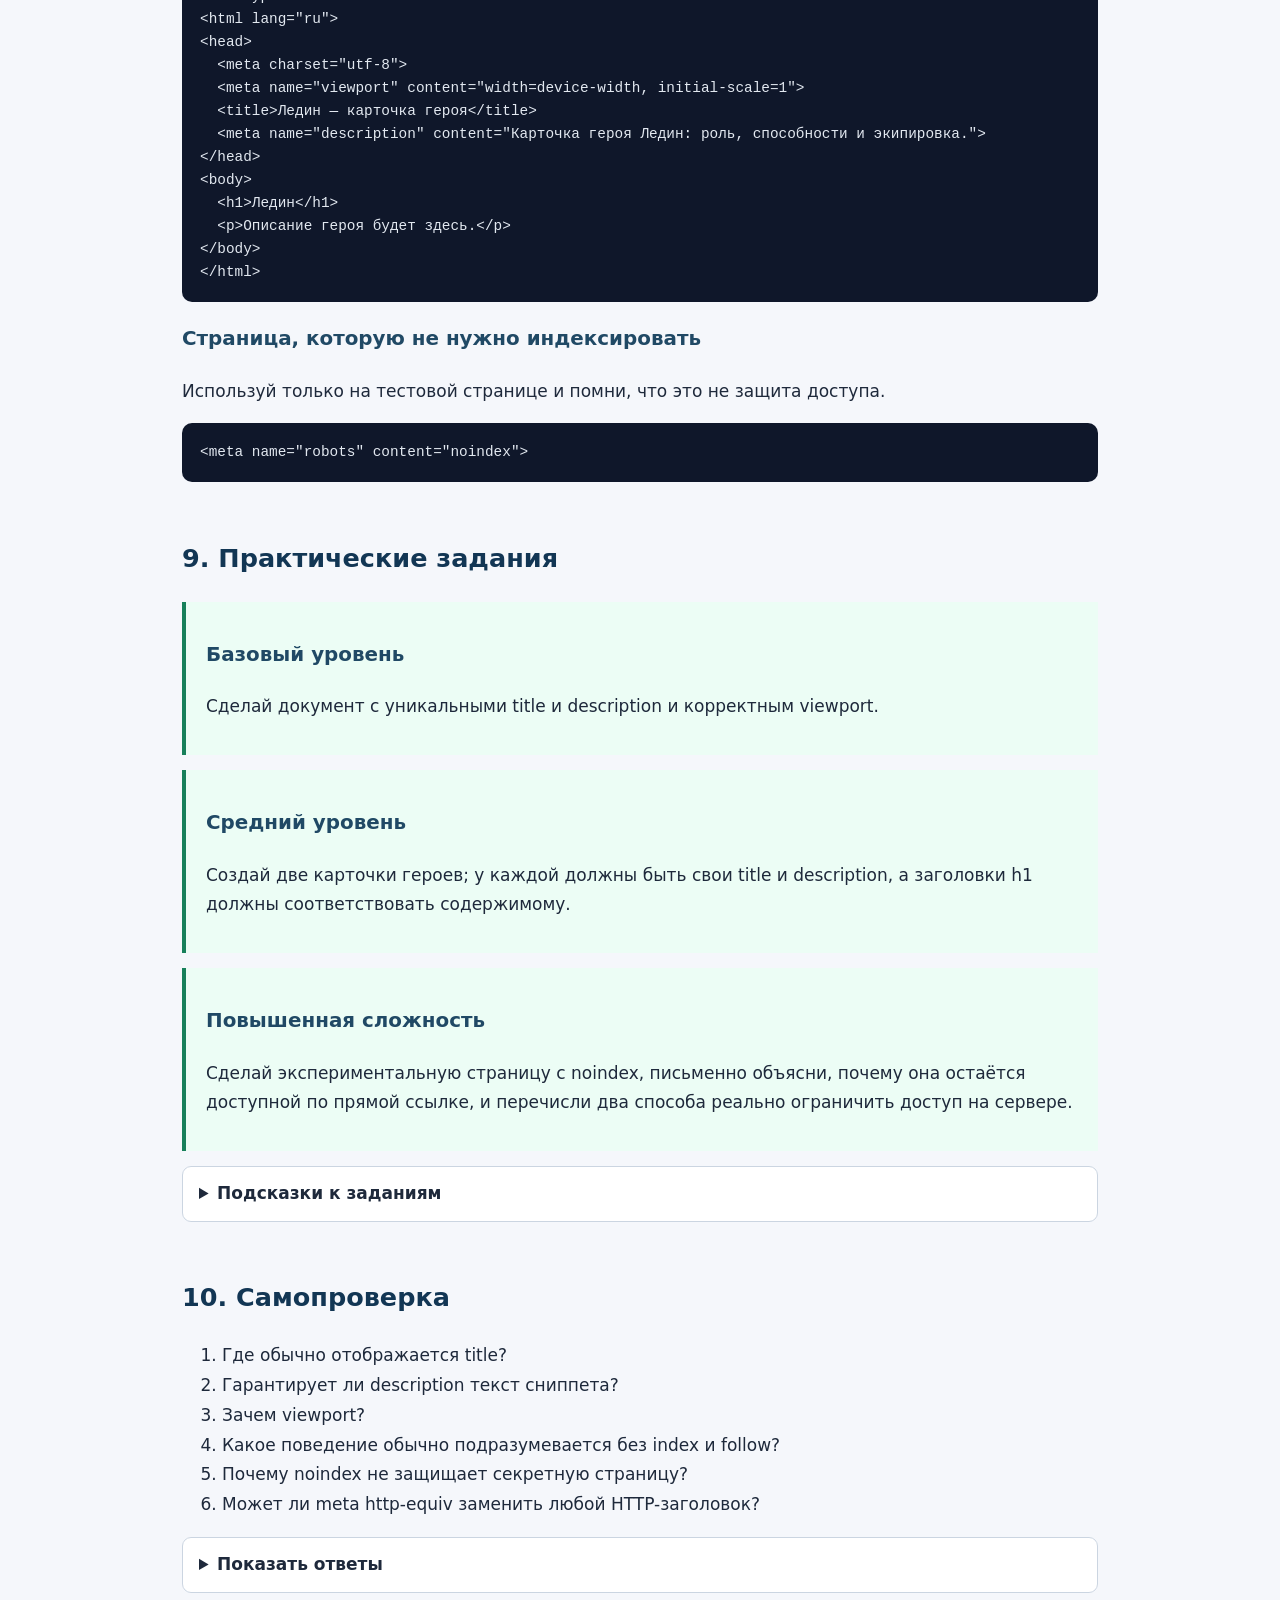
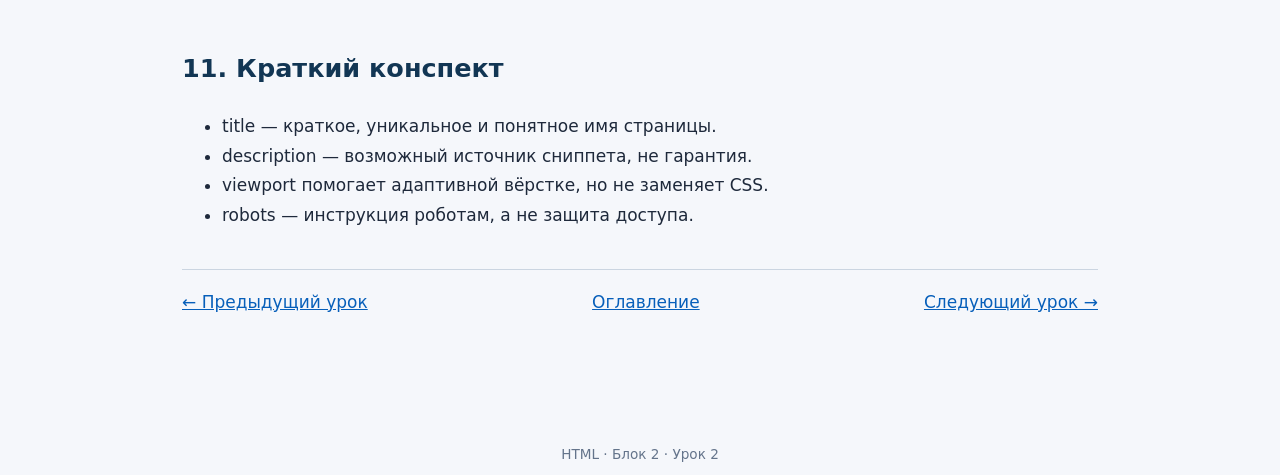
<file: 02-metadata/02-title-meta.html>
<!doctype html><html lang="ru"><head><meta charset="utf-8"><meta name="viewport" content="width=device-width, initial-scale=1"><title>Урок 2. Элемент title и метаданные</title><link rel="stylesheet" href="../assets/style.css"></head><body><header><div class="wrap"><p>HTML · Блок 2 · Урок 2 из 4</p><h1>Элемент title и метаданные</h1><p class="lead">Кодировка, масштабирование на мобильных устройствах, описание и инструкции для поисковых роботов.</p></div></header><main><p class="note"><strong>Как заниматься:</strong> изучи объяснения по порядку, создай отдельную папку для экспериментов, набери примеры самостоятельно, затем выполни задания. Подсказки и ответы раскрывай после попытки.</p><section><h2>1. title — имя документа</h2><p>Элемент <code>&lt;title&gt;</code> задаёт название страницы. Браузер обычно использует его для вкладки, закладок и истории. Поисковая система может использовать title как один из источников заголовка результата, но не обязана отображать его дословно. В документе должен быть один непустой, содержательный title; желательно уникальный для каждой страницы.</p><pre><code>&lt;title&gt;Ледин — характеристики героя | Каталог&lt;/title&gt;</code></pre></section><section><h2>2. meta charset — кодировка</h2><p>UTF-8 поддерживает кириллицу и множество других символов. Сохраняй файл в UTF-8 и объявляй кодировку: <code>&lt;meta charset="utf-8"&gt;</code>. Если файл сохранён в другой кодировке, одного meta недостаточно: текст может отображаться неверно. Декларация должна полностью находиться в первых 1024 байтах файла.</p></section><section><h2>3. meta viewport — область просмотра</h2><p>На мобильных устройствах браузер использует viewport для расчёта размеров страницы. Типичная запись <code>width=device-width, initial-scale=1</code> позволяет CSS адаптироваться к реальной ширине экрана. Она не делает сайт автоматически адаптивным: нужны соответствующие стили. Не рекомендуется запрещать масштабирование через <code>user-scalable=no</code> или жёсткий <code>maximum-scale=1</code> — это мешает доступности.</p><pre><code>&lt;meta name=&quot;viewport&quot; content=&quot;width=device-width, initial-scale=1&quot;&gt;</code></pre></section><section><h2>4. meta description — краткое описание</h2><p>Описание часто используется поисковиками как возможный текст сниппета, но не гарантирует его отображение. Пиши естественно и по существу, с учётом конкретной страницы. Это не видимый абзац и не прямой фактор гарантированного повышения позиций.</p><pre><code>&lt;meta name=&quot;description&quot; content=&quot;Характеристики, умения и снаряжение героя Ледин в игровом каталоге.&quot;&gt;</code></pre></section><section><h2>5. meta robots — инструкции для роботов</h2><p>Значения <code>index</code> и <code>follow</code> обычно являются поведением по умолчанию для индексирующих роботов, поэтому их явное указание часто не нужно. <code>noindex</code> просит поддерживающего робота не включать страницу в индекс, <code>nofollow</code> — не переходить по ссылкам или не учитывать их в соответствии с политикой конкретного робота. Директивы не являются механизмом безопасности: страница всё равно может быть доступна посетителям.</p><table><thead><tr><th>Запись</th><th>Смысл</th><th>Важно</th></tr></thead><tbody><tr><td>index</td><td>Разрешает индексирование</td><td>Часто значение по умолчанию</td></tr><tr><td>noindex</td><td>Просит не индексировать</td><td>Робот должен иметь доступ, чтобы прочитать директиву</td></tr><tr><td>follow</td><td>Разрешает следование ссылкам</td><td>Часто значение по умолчанию</td></tr><tr><td>nofollow</td><td>Просит не следовать ссылкам</td><td>Трактовка зависит от поисковика</td></tr><tr><td>noarchive</td><td>Ограничение кешированной копии</td><td>Поддержка зависит от робота</td></tr></tbody></table><pre><code>&lt;meta name=&quot;robots&quot; content=&quot;noindex, nofollow&quot;&gt;</code></pre></section><section><h2>6. Атрибуты meta: name, content, http-equiv</h2><p>Пара <code>name</code> + <code>content</code> задаёт именованные метаданные. <code>http-equiv</code> поддерживает ограниченный набор специальных директив (например, refresh), но не заменяет произвольные HTTP-заголовки сервера. <code>charset</code> — отдельная форма объявления кодировки. Нельзя считать, что любая строка в http-equiv станет HTTP-заголовком.</p><p>Автоматическое перенаправление через <code>http-equiv="refresh"</code> может ухудшать удобство и доступность; для постоянных перенаправлений предпочтительны серверные HTTP-редиректы.</p></section><section><h2>7. Типичные ошибки</h2><ul><li>Одинаковый title на всех страницах каталога.</li><li>Description, состоящий из повторения ключевых слов.</li><li>Ожидание, что meta robots скроет страницу от посторонних.</li><li>Отключение масштабирования на телефоне.</li><li>Указание charset без сохранения файла в UTF-8.</li></ul></section><section><h2>8. Практические примеры</h2><h3>Страница героя</h3><p>Скопируй код в файл hero.html и сравни вкладку с видимым заголовком.</p><pre><code>&lt;!doctype html&gt;
&lt;html lang=&quot;ru&quot;&gt;
&lt;head&gt;
  &lt;meta charset=&quot;utf-8&quot;&gt;
  &lt;meta name=&quot;viewport&quot; content=&quot;width=device-width, initial-scale=1&quot;&gt;
  &lt;title&gt;Ледин — карточка героя&lt;/title&gt;
  &lt;meta name=&quot;description&quot; content=&quot;Карточка героя Ледин: роль, способности и экипировка.&quot;&gt;
&lt;/head&gt;
&lt;body&gt;
  &lt;h1&gt;Ледин&lt;/h1&gt;
  &lt;p&gt;Описание героя будет здесь.&lt;/p&gt;
&lt;/body&gt;
&lt;/html&gt;</code></pre><h3>Страница, которую не нужно индексировать</h3><p>Используй только на тестовой странице и помни, что это не защита доступа.</p><pre><code>&lt;meta name=&quot;robots&quot; content=&quot;noindex&quot;&gt;</code></pre></section><section><h2>9. Практические задания</h2><div class="exercise"><h3>Базовый уровень</h3><p>Сделай документ с уникальными title и description и корректным viewport.</p></div><div class="exercise"><h3>Средний уровень</h3><p>Создай две карточки героев; у каждой должны быть свои title и description, а заголовки h1 должны соответствовать содержимому.</p></div><div class="exercise"><h3>Повышенная сложность</h3><p>Сделай экспериментальную страницу с noindex, письменно объясни, почему она остаётся доступной по прямой ссылке, и перечисли два способа реально ограничить доступ на сервере.</p></div><details><summary>Подсказки к заданиям</summary><ul><li>title — краткое, уникальное и понятное имя страницы.</li><li>description — возможный источник сниппета, не гарантия.</li><li>viewport помогает адаптивной вёрстке, но не заменяет CSS.</li></ul></details></section><section><h2>10. Самопроверка</h2><ol><li>Где обычно отображается title?</li><li>Гарантирует ли description текст сниппета?</li><li>Зачем viewport?</li><li>Какое поведение обычно подразумевается без index и follow?</li><li>Почему noindex не защищает секретную страницу?</li><li>Может ли meta http-equiv заменить любой HTTP-заголовок?</li></ol><details><summary>Показать ответы</summary><ol><li>Во вкладке, закладках и истории браузера; поисковики тоже могут учитывать его.</li><li>Нет.</li><li>Чтобы корректно рассчитывать область просмотра, особенно на мобильных устройствах.</li><li>Индексирование и следование ссылкам обычно разрешены, если нет иных ограничений.</li><li>Он управляет поведением поддерживающих роботов, а не доступом пользователя.</li><li>Нет, поддерживается ограниченный набор директив.</li></ol></details></section><section><h2>11. Краткий конспект</h2><ul><li>title — краткое, уникальное и понятное имя страницы.</li><li>description — возможный источник сниппета, не гарантия.</li><li>viewport помогает адаптивной вёрстке, но не заменяет CSS.</li><li>robots — инструкция роботам, а не защита доступа.</li></ul></section><nav><a href="01-head.html">← Предыдущий урок</a><a href="../index.html">Оглавление</a><a href="03-link-style-base.html">Следующий урок →</a></nav></main><footer>HTML · Блок 2 · Урок 2</footer></body></html>
</file>
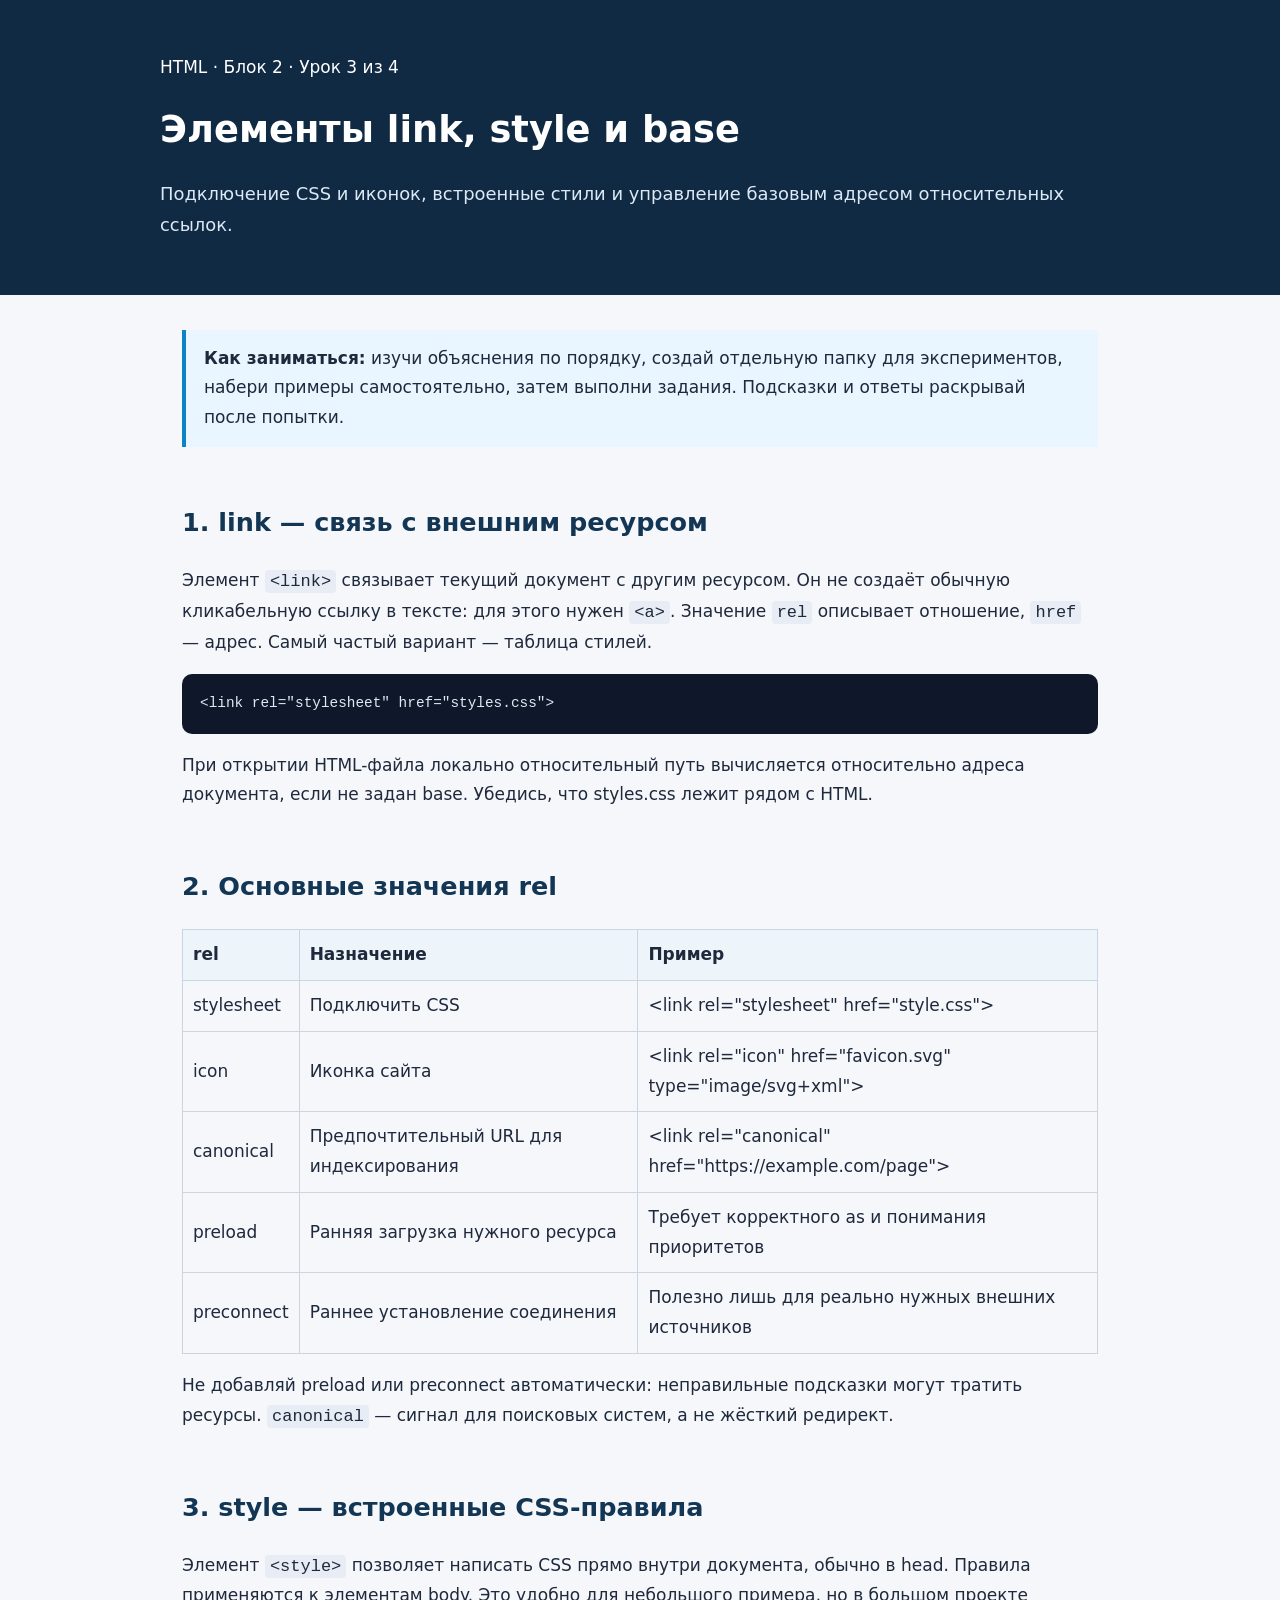
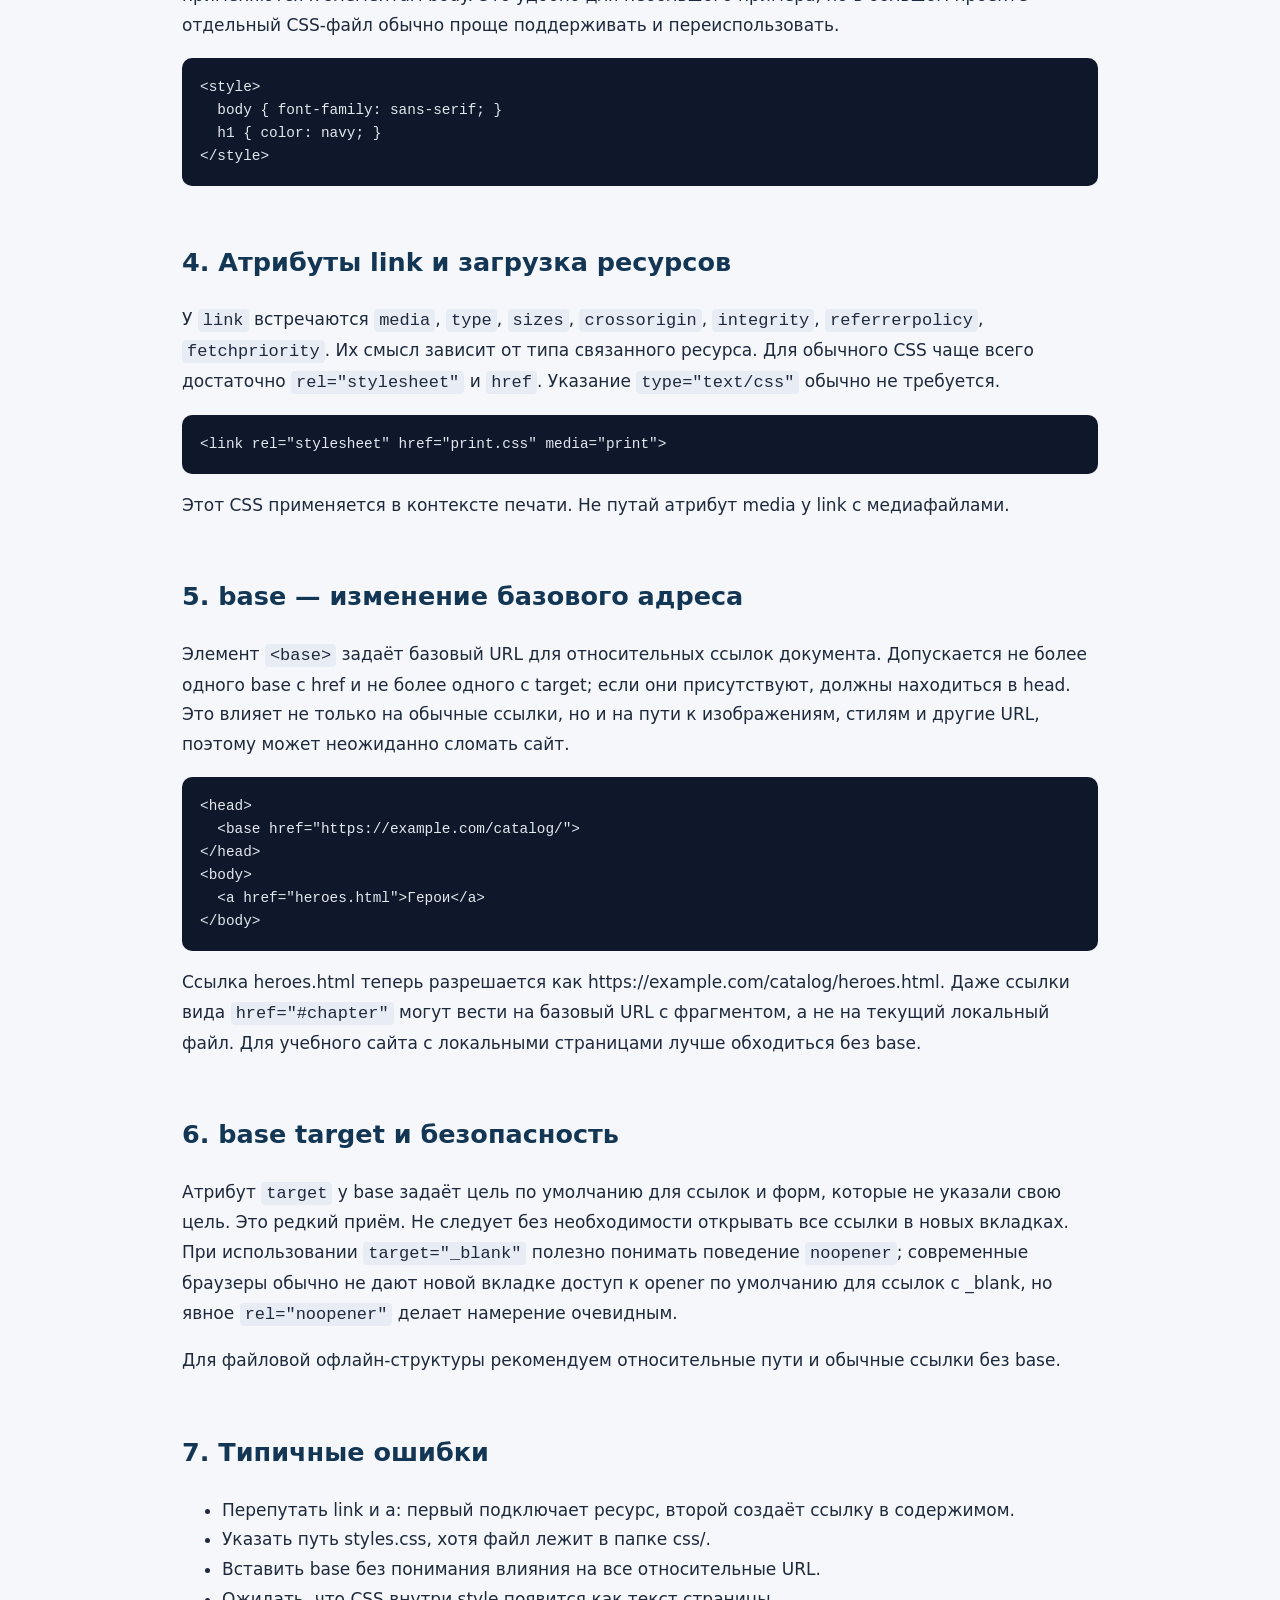
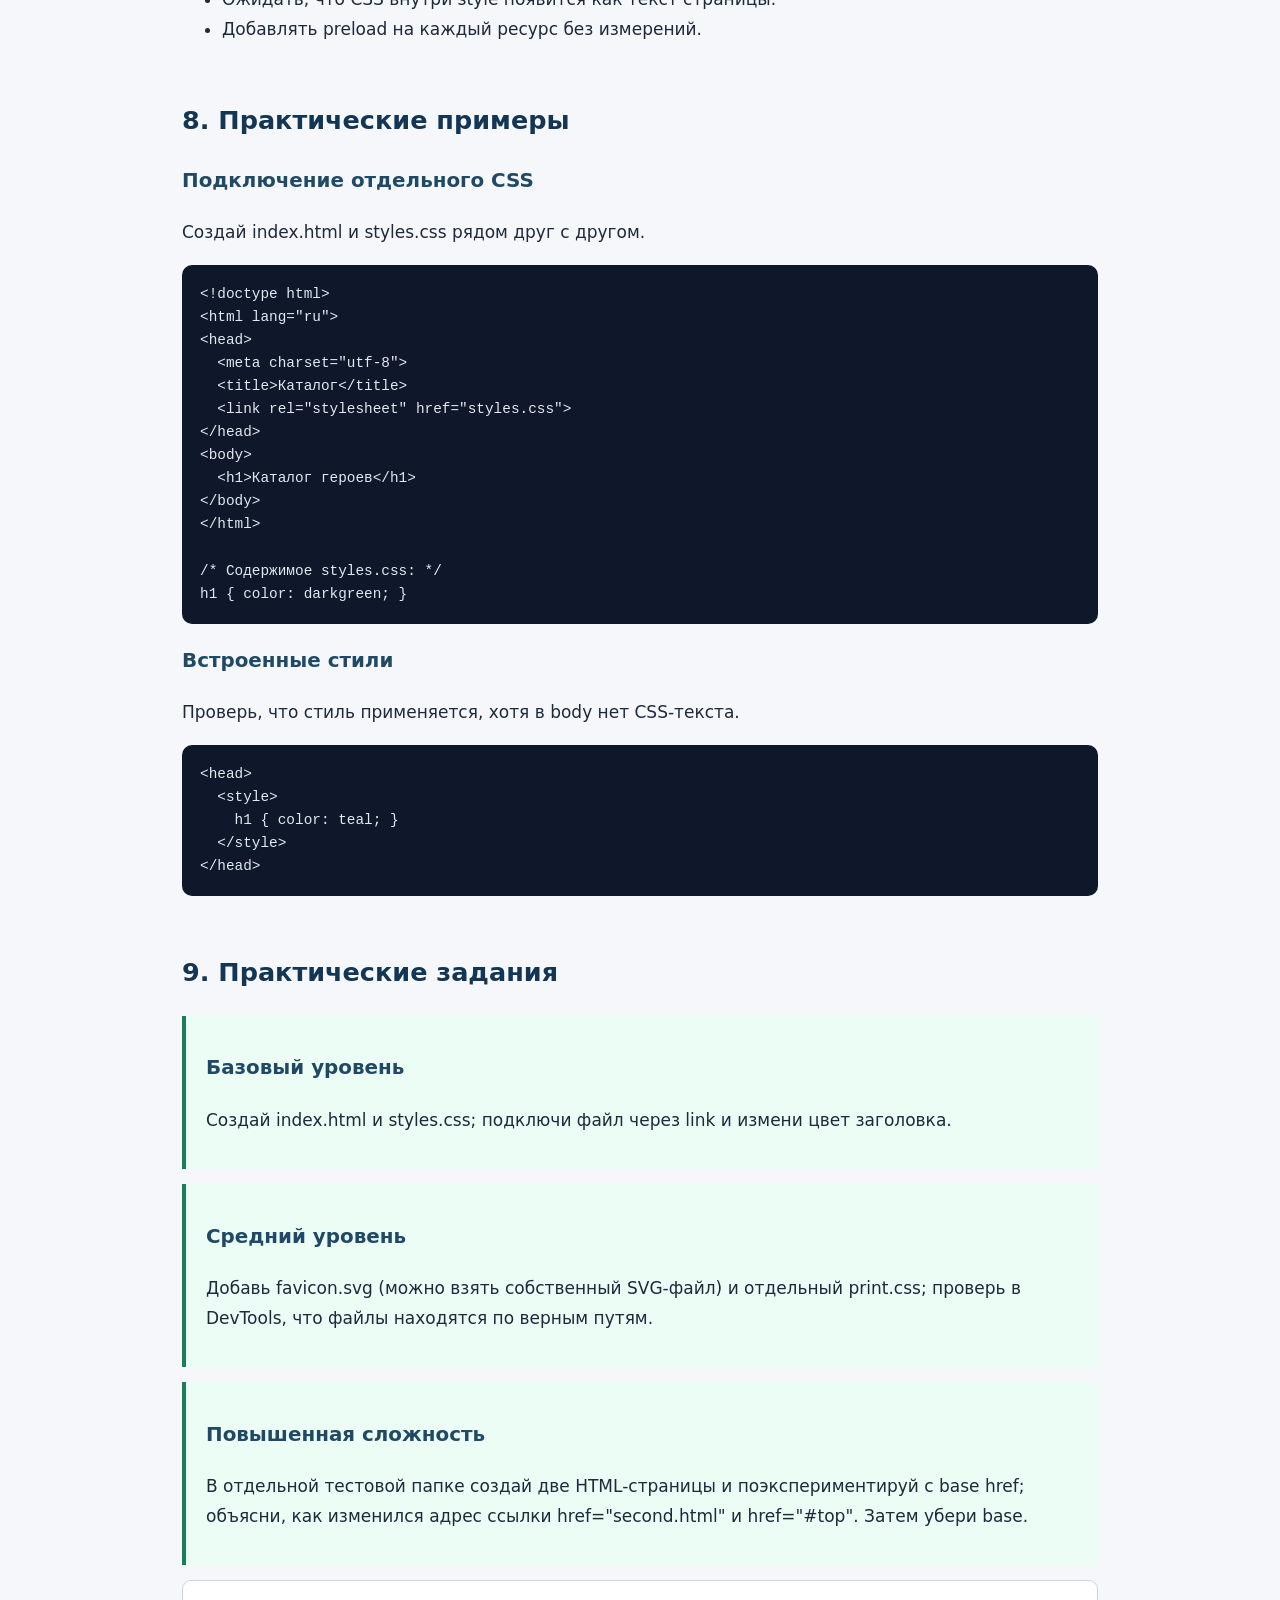
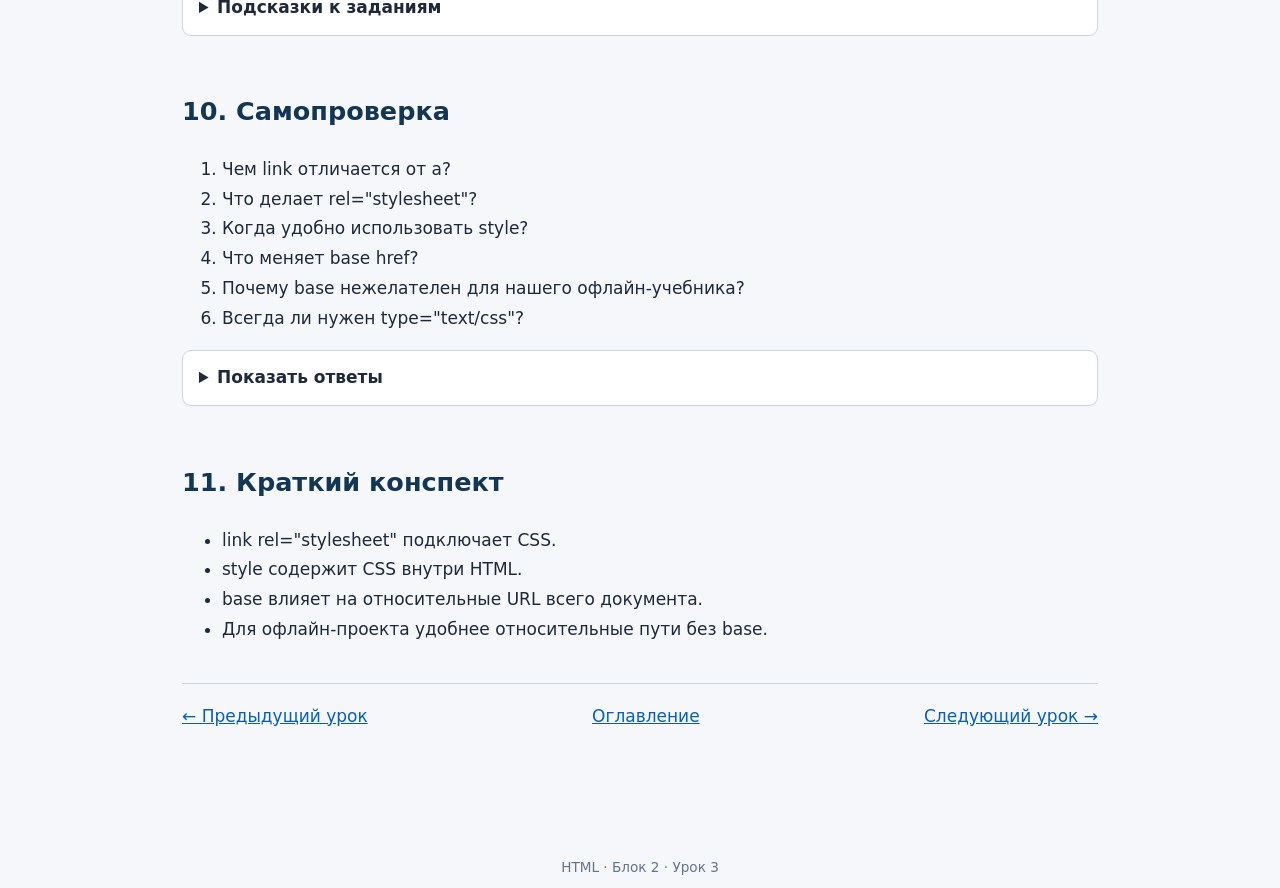
<file: 02-metadata/03-link-style-base.html>
<!doctype html><html lang="ru"><head><meta charset="utf-8"><meta name="viewport" content="width=device-width, initial-scale=1"><title>Урок 3. Элементы link, style и base</title><link rel="stylesheet" href="../assets/style.css"></head><body><header><div class="wrap"><p>HTML · Блок 2 · Урок 3 из 4</p><h1>Элементы link, style и base</h1><p class="lead">Подключение CSS и иконок, встроенные стили и управление базовым адресом относительных ссылок.</p></div></header><main><p class="note"><strong>Как заниматься:</strong> изучи объяснения по порядку, создай отдельную папку для экспериментов, набери примеры самостоятельно, затем выполни задания. Подсказки и ответы раскрывай после попытки.</p><section><h2>1. link — связь с внешним ресурсом</h2><p>Элемент <code>&lt;link&gt;</code> связывает текущий документ с другим ресурсом. Он не создаёт обычную кликабельную ссылку в тексте: для этого нужен <code>&lt;a&gt;</code>. Значение <code>rel</code> описывает отношение, <code>href</code> — адрес. Самый частый вариант — таблица стилей.</p><pre><code>&lt;link rel=&quot;stylesheet&quot; href=&quot;styles.css&quot;&gt;</code></pre><p>При открытии HTML-файла локально относительный путь вычисляется относительно адреса документа, если не задан base. Убедись, что styles.css лежит рядом с HTML.</p></section><section><h2>2. Основные значения rel</h2><table><thead><tr><th>rel</th><th>Назначение</th><th>Пример</th></tr></thead><tbody><tr><td>stylesheet</td><td>Подключить CSS</td><td>&lt;link rel="stylesheet" href="style.css"&gt;</td></tr><tr><td>icon</td><td>Иконка сайта</td><td>&lt;link rel="icon" href="favicon.svg" type="image/svg+xml"&gt;</td></tr><tr><td>canonical</td><td>Предпочтительный URL для индексирования</td><td>&lt;link rel="canonical" href="https://example.com/page"&gt;</td></tr><tr><td>preload</td><td>Ранняя загрузка нужного ресурса</td><td>Требует корректного as и понимания приоритетов</td></tr><tr><td>preconnect</td><td>Раннее установление соединения</td><td>Полезно лишь для реально нужных внешних источников</td></tr></tbody></table><p>Не добавляй preload или preconnect автоматически: неправильные подсказки могут тратить ресурсы. <code>canonical</code> — сигнал для поисковых систем, а не жёсткий редирект.</p></section><section><h2>3. style — встроенные CSS-правила</h2><p>Элемент <code>&lt;style&gt;</code> позволяет написать CSS прямо внутри документа, обычно в head. Правила применяются к элементам body. Это удобно для небольшого примера, но в большом проекте отдельный CSS-файл обычно проще поддерживать и переиспользовать.</p><pre><code>&lt;style&gt;
  body { font-family: sans-serif; }
  h1 { color: navy; }
&lt;/style&gt;</code></pre></section><section><h2>4. Атрибуты link и загрузка ресурсов</h2><p>У <code>link</code> встречаются <code>media</code>, <code>type</code>, <code>sizes</code>, <code>crossorigin</code>, <code>integrity</code>, <code>referrerpolicy</code>, <code>fetchpriority</code>. Их смысл зависит от типа связанного ресурса. Для обычного CSS чаще всего достаточно <code>rel="stylesheet"</code> и <code>href</code>. Указание <code>type="text/css"</code> обычно не требуется.</p><pre><code>&lt;link rel=&quot;stylesheet&quot; href=&quot;print.css&quot; media=&quot;print&quot;&gt;</code></pre><p>Этот CSS применяется в контексте печати. Не путай атрибут media у link с медиафайлами.</p></section><section><h2>5. base — изменение базового адреса</h2><p>Элемент <code>&lt;base&gt;</code> задаёт базовый URL для относительных ссылок документа. Допускается не более одного base с href и не более одного с target; если они присутствуют, должны находиться в head. Это влияет не только на обычные ссылки, но и на пути к изображениям, стилям и другие URL, поэтому может неожиданно сломать сайт.</p><pre><code>&lt;head&gt;
  &lt;base href=&quot;https://example.com/catalog/&quot;&gt;
&lt;/head&gt;
&lt;body&gt;
  &lt;a href=&quot;heroes.html&quot;&gt;Герои&lt;/a&gt;
&lt;/body&gt;</code></pre><p>Ссылка heroes.html теперь разрешается как https://example.com/catalog/heroes.html. Даже ссылки вида <code>href="#chapter"</code> могут вести на базовый URL с фрагментом, а не на текущий локальный файл. Для учебного сайта с локальными страницами лучше обходиться без base.</p></section><section><h2>6. base target и безопасность</h2><p>Атрибут <code>target</code> у base задаёт цель по умолчанию для ссылок и форм, которые не указали свою цель. Это редкий приём. Не следует без необходимости открывать все ссылки в новых вкладках. При использовании <code>target="_blank"</code> полезно понимать поведение <code>noopener</code>; современные браузеры обычно не дают новой вкладке доступ к opener по умолчанию для ссылок с _blank, но явное <code>rel="noopener"</code> делает намерение очевидным.</p><p>Для файловой офлайн-структуры рекомендуем относительные пути и обычные ссылки без base.</p></section><section><h2>7. Типичные ошибки</h2><ul><li>Перепутать link и a: первый подключает ресурс, второй создаёт ссылку в содержимом.</li><li>Указать путь styles.css, хотя файл лежит в папке css/.</li><li>Вставить base без понимания влияния на все относительные URL.</li><li>Ожидать, что CSS внутри style появится как текст страницы.</li><li>Добавлять preload на каждый ресурс без измерений.</li></ul></section><section><h2>8. Практические примеры</h2><h3>Подключение отдельного CSS</h3><p>Создай index.html и styles.css рядом друг с другом.</p><pre><code>&lt;!doctype html&gt;
&lt;html lang=&quot;ru&quot;&gt;
&lt;head&gt;
  &lt;meta charset=&quot;utf-8&quot;&gt;
  &lt;title&gt;Каталог&lt;/title&gt;
  &lt;link rel=&quot;stylesheet&quot; href=&quot;styles.css&quot;&gt;
&lt;/head&gt;
&lt;body&gt;
  &lt;h1&gt;Каталог героев&lt;/h1&gt;
&lt;/body&gt;
&lt;/html&gt;

/* Содержимое styles.css: */
h1 { color: darkgreen; }</code></pre><h3>Встроенные стили</h3><p>Проверь, что стиль применяется, хотя в body нет CSS-текста.</p><pre><code>&lt;head&gt;
  &lt;style&gt;
    h1 { color: teal; }
  &lt;/style&gt;
&lt;/head&gt;</code></pre></section><section><h2>9. Практические задания</h2><div class="exercise"><h3>Базовый уровень</h3><p>Создай index.html и styles.css; подключи файл через link и измени цвет заголовка.</p></div><div class="exercise"><h3>Средний уровень</h3><p>Добавь favicon.svg (можно взять собственный SVG-файл) и отдельный print.css; проверь в DevTools, что файлы находятся по верным путям.</p></div><div class="exercise"><h3>Повышенная сложность</h3><p>В отдельной тестовой папке создай две HTML-страницы и поэкспериментируй с base href; объясни, как изменился адрес ссылки href="second.html" и href="#top". Затем убери base.</p></div><details><summary>Подсказки к заданиям</summary><ul><li>link rel="stylesheet" подключает CSS.</li><li>style содержит CSS внутри HTML.</li><li>base влияет на относительные URL всего документа.</li></ul></details></section><section><h2>10. Самопроверка</h2><ol><li>Чем link отличается от a?</li><li>Что делает rel="stylesheet"?</li><li>Когда удобно использовать style?</li><li>Что меняет base href?</li><li>Почему base нежелателен для нашего офлайн-учебника?</li><li>Всегда ли нужен type="text/css"?</li></ol><details><summary>Показать ответы</summary><ol><li>link объявляет связь с ресурсом, a создаёт гиперссылку в содержимом.</li><li>Подключает таблицу стилей.</li><li>В небольших примерах или для специфических встроенных правил.</li><li>Базовый URL для разрешения относительных ссылок.</li><li>Он может изменить адреса ссылок и ресурсов, включая якоря.</li><li>Нет, для обычного stylesheet он необязателен.</li></ol></details></section><section><h2>11. Краткий конспект</h2><ul><li>link rel="stylesheet" подключает CSS.</li><li>style содержит CSS внутри HTML.</li><li>base влияет на относительные URL всего документа.</li><li>Для офлайн-проекта удобнее относительные пути без base.</li></ul></section><nav><a href="02-title-meta.html">← Предыдущий урок</a><a href="../index.html">Оглавление</a><a href="04-extra-metadata.html">Следующий урок →</a></nav></main><footer>HTML · Блок 2 · Урок 3</footer></body></html>
</file>
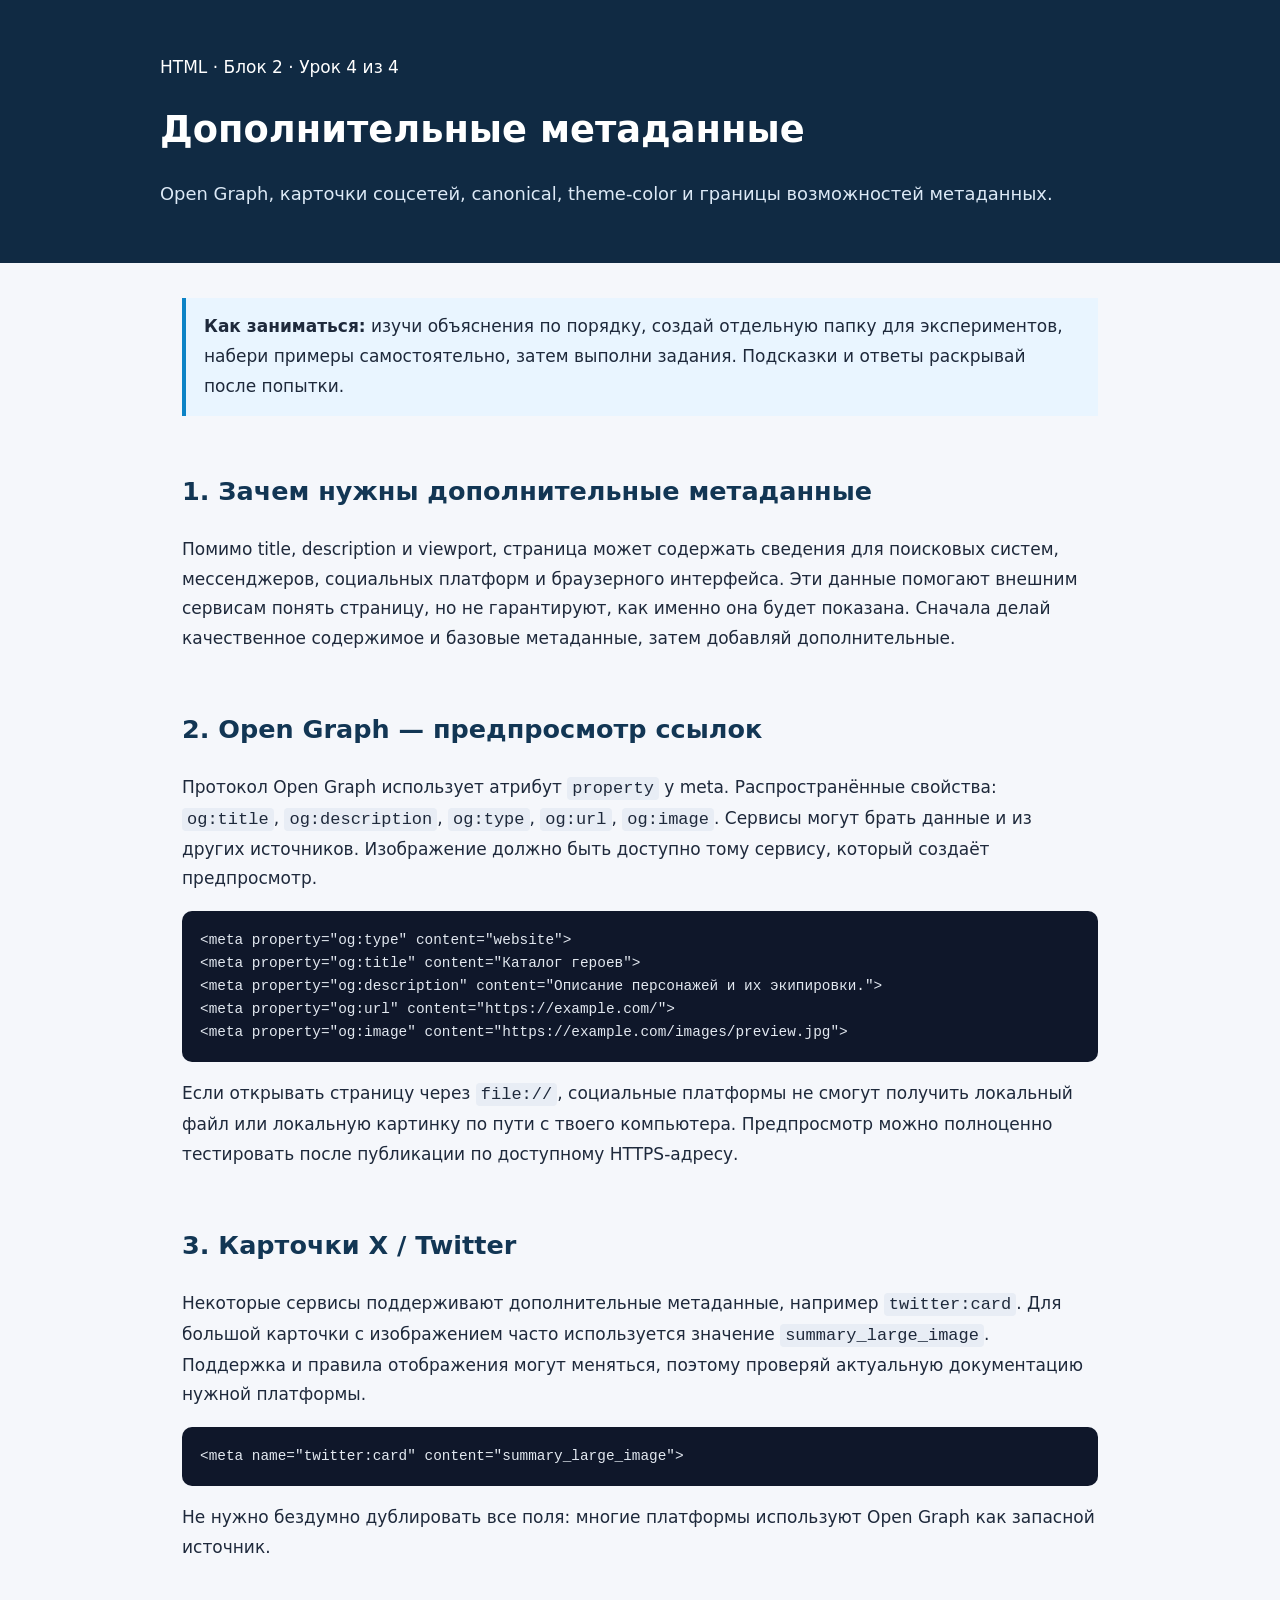
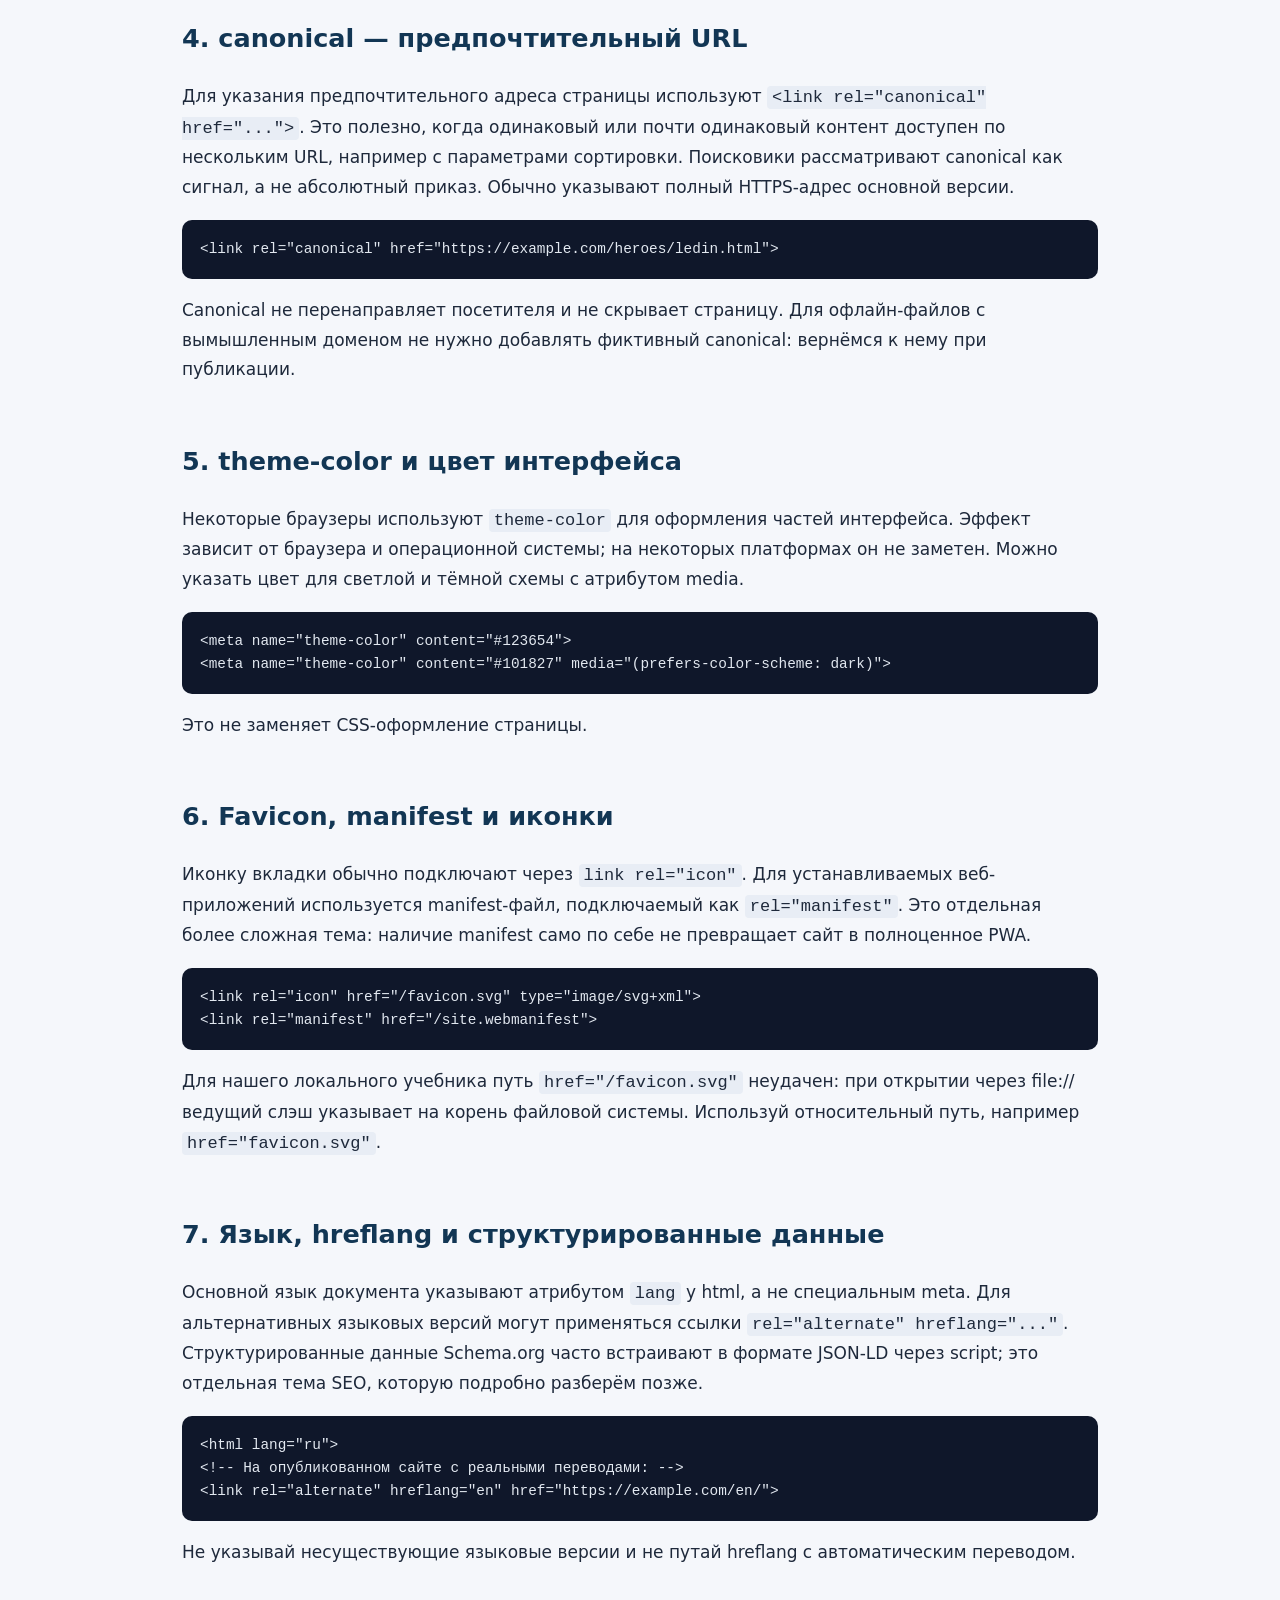
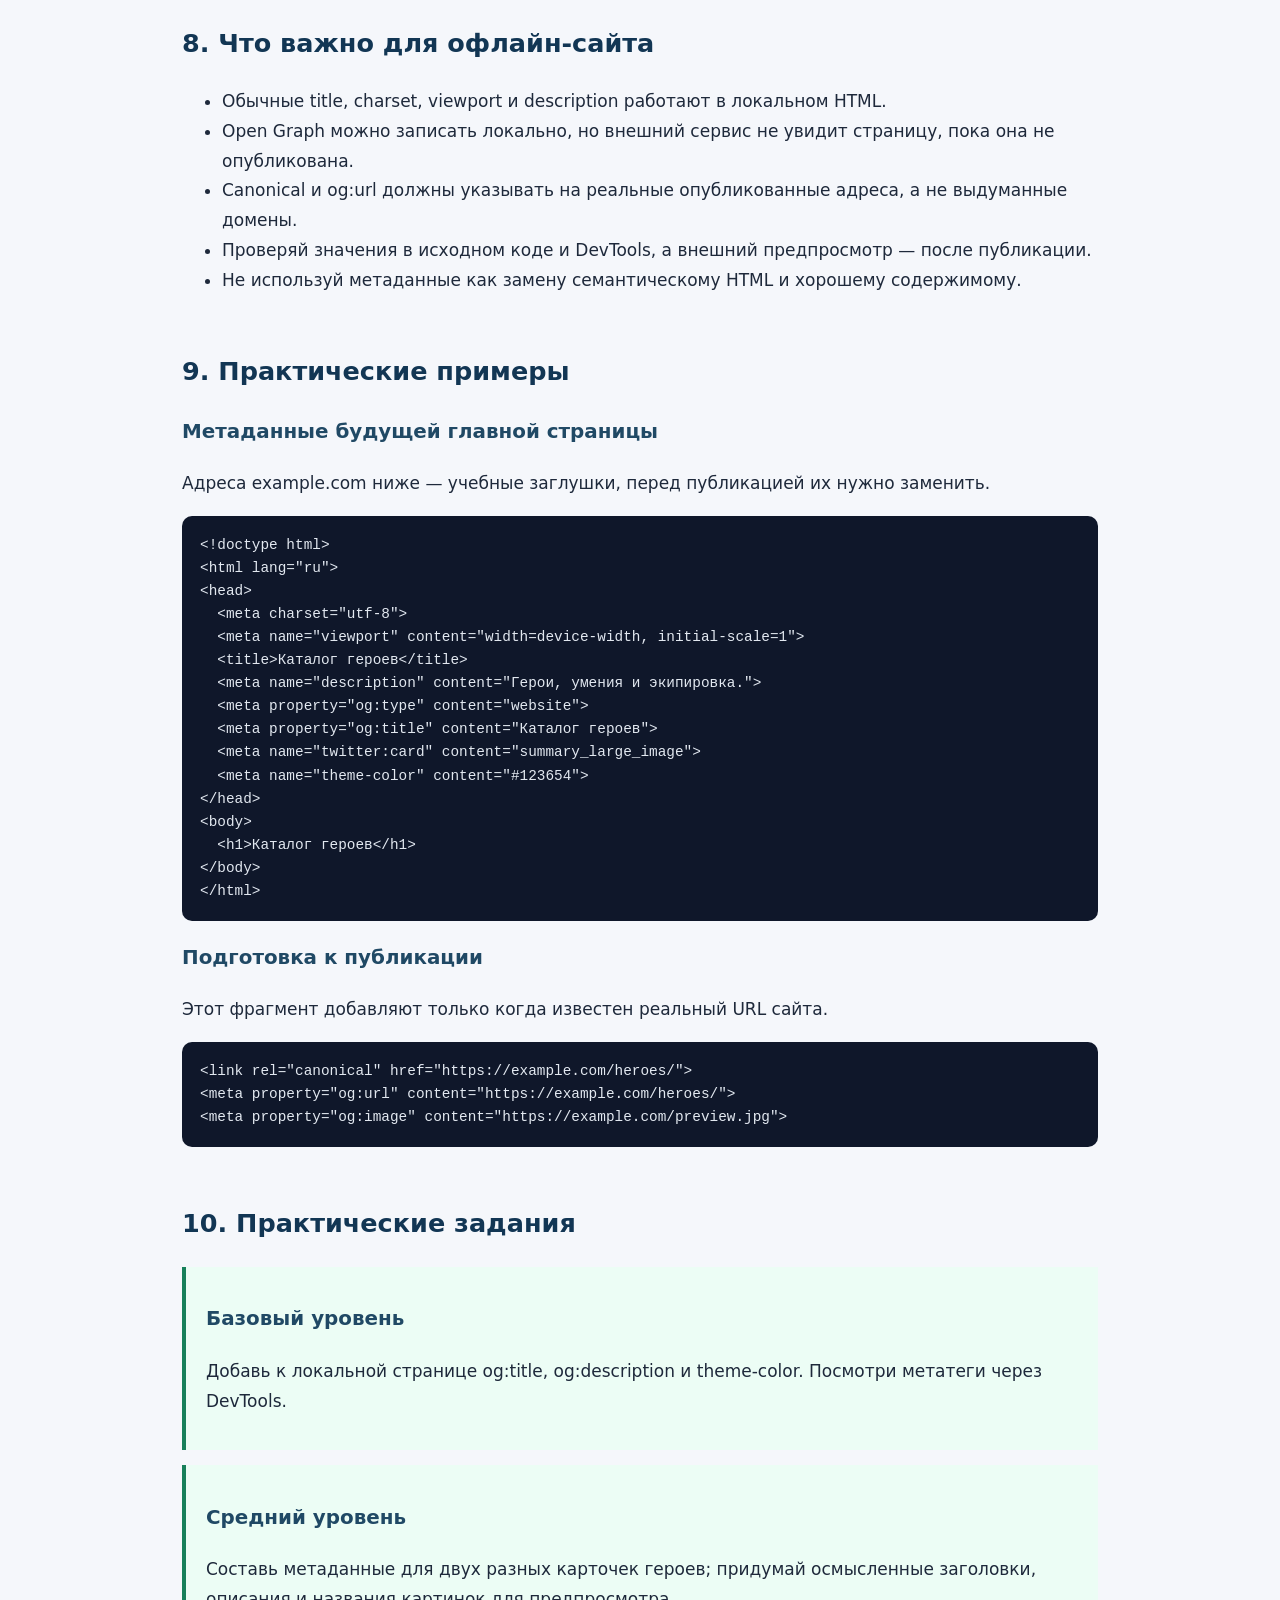
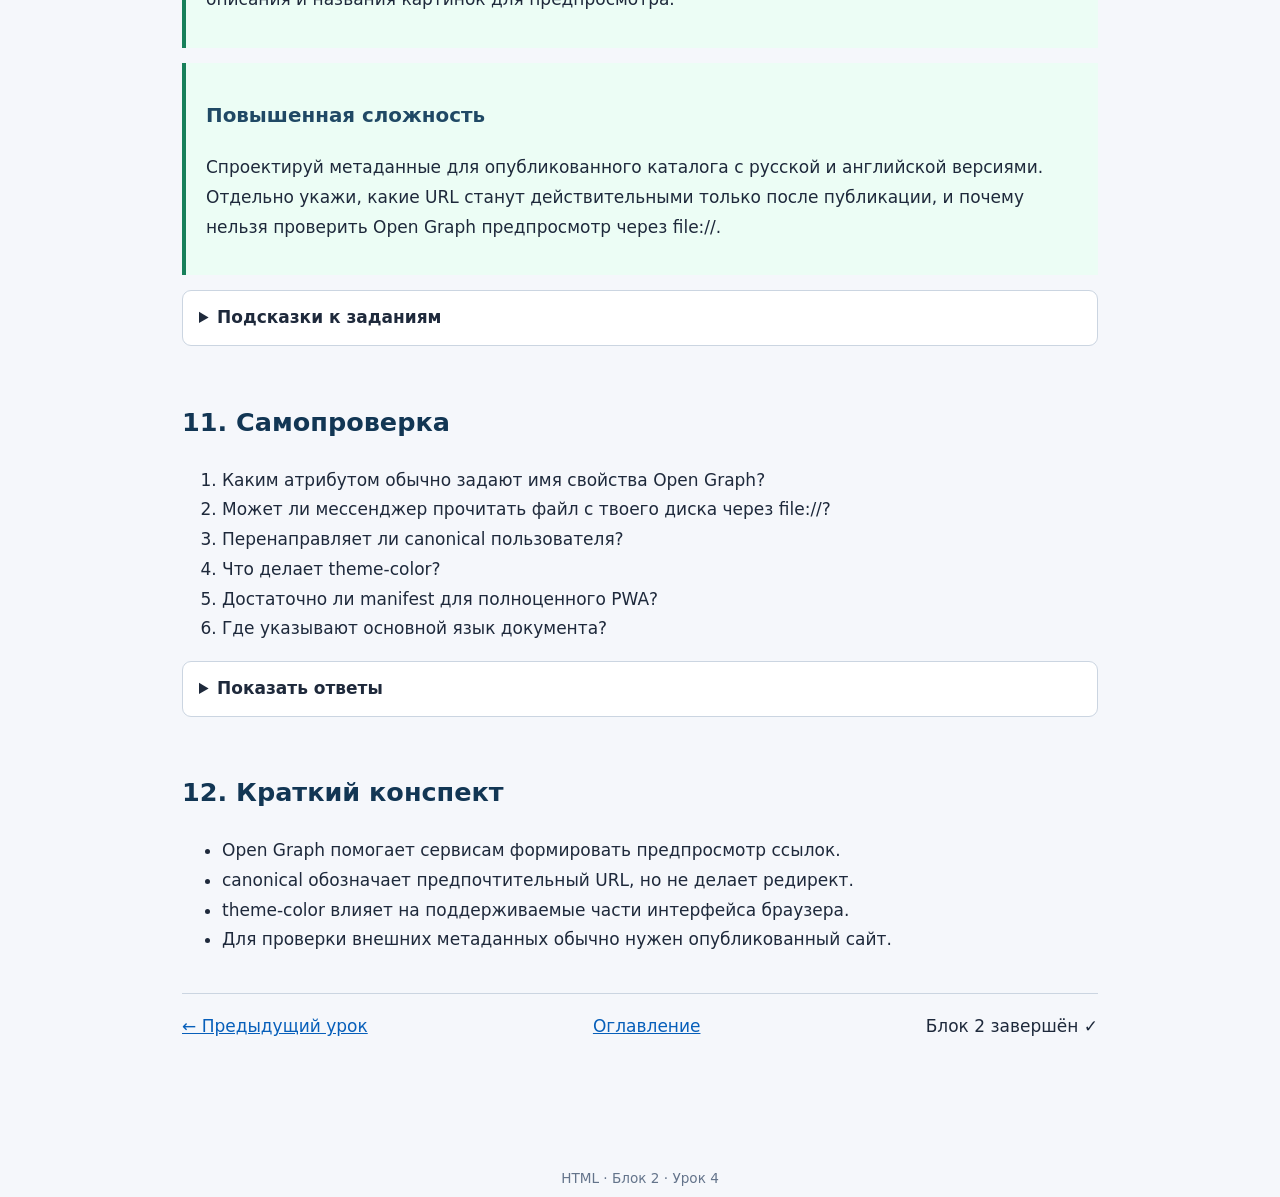
<file: 02-metadata/04-extra-metadata.html>
<!doctype html><html lang="ru"><head><meta charset="utf-8"><meta name="viewport" content="width=device-width, initial-scale=1"><title>Урок 4. Дополнительные метаданные</title><link rel="stylesheet" href="../assets/style.css"></head><body><header><div class="wrap"><p>HTML · Блок 2 · Урок 4 из 4</p><h1>Дополнительные метаданные</h1><p class="lead">Open Graph, карточки соцсетей, canonical, theme-color и границы возможностей метаданных.</p></div></header><main><p class="note"><strong>Как заниматься:</strong> изучи объяснения по порядку, создай отдельную папку для экспериментов, набери примеры самостоятельно, затем выполни задания. Подсказки и ответы раскрывай после попытки.</p><section><h2>1. Зачем нужны дополнительные метаданные</h2><p>Помимо title, description и viewport, страница может содержать сведения для поисковых систем, мессенджеров, социальных платформ и браузерного интерфейса. Эти данные помогают внешним сервисам понять страницу, но не гарантируют, как именно она будет показана. Сначала делай качественное содержимое и базовые метаданные, затем добавляй дополнительные.</p></section><section><h2>2. Open Graph — предпросмотр ссылок</h2><p>Протокол Open Graph использует атрибут <code>property</code> у meta. Распространённые свойства: <code>og:title</code>, <code>og:description</code>, <code>og:type</code>, <code>og:url</code>, <code>og:image</code>. Сервисы могут брать данные и из других источников. Изображение должно быть доступно тому сервису, который создаёт предпросмотр.</p><pre><code>&lt;meta property=&quot;og:type&quot; content=&quot;website&quot;&gt;
&lt;meta property=&quot;og:title&quot; content=&quot;Каталог героев&quot;&gt;
&lt;meta property=&quot;og:description&quot; content=&quot;Описание персонажей и их экипировки.&quot;&gt;
&lt;meta property=&quot;og:url&quot; content=&quot;https://example.com/&quot;&gt;
&lt;meta property=&quot;og:image&quot; content=&quot;https://example.com/images/preview.jpg&quot;&gt;</code></pre><p>Если открывать страницу через <code>file://</code>, социальные платформы не смогут получить локальный файл или локальную картинку по пути с твоего компьютера. Предпросмотр можно полноценно тестировать после публикации по доступному HTTPS-адресу.</p></section><section><h2>3. Карточки X / Twitter</h2><p>Некоторые сервисы поддерживают дополнительные метаданные, например <code>twitter:card</code>. Для большой карточки с изображением часто используется значение <code>summary_large_image</code>. Поддержка и правила отображения могут меняться, поэтому проверяй актуальную документацию нужной платформы.</p><pre><code>&lt;meta name=&quot;twitter:card&quot; content=&quot;summary_large_image&quot;&gt;</code></pre><p>Не нужно бездумно дублировать все поля: многие платформы используют Open Graph как запасной источник.</p></section><section><h2>4. canonical — предпочтительный URL</h2><p>Для указания предпочтительного адреса страницы используют <code>&lt;link rel="canonical" href="..."&gt;</code>. Это полезно, когда одинаковый или почти одинаковый контент доступен по нескольким URL, например с параметрами сортировки. Поисковики рассматривают canonical как сигнал, а не абсолютный приказ. Обычно указывают полный HTTPS-адрес основной версии.</p><pre><code>&lt;link rel=&quot;canonical&quot; href=&quot;https://example.com/heroes/ledin.html&quot;&gt;</code></pre><p>Canonical не перенаправляет посетителя и не скрывает страницу. Для офлайн-файлов с вымышленным доменом не нужно добавлять фиктивный canonical: вернёмся к нему при публикации.</p></section><section><h2>5. theme-color и цвет интерфейса</h2><p>Некоторые браузеры используют <code>theme-color</code> для оформления частей интерфейса. Эффект зависит от браузера и операционной системы; на некоторых платформах он не заметен. Можно указать цвет для светлой и тёмной схемы с атрибутом media.</p><pre><code>&lt;meta name=&quot;theme-color&quot; content=&quot;#123654&quot;&gt;
&lt;meta name=&quot;theme-color&quot; content=&quot;#101827&quot; media=&quot;(prefers-color-scheme: dark)&quot;&gt;</code></pre><p>Это не заменяет CSS-оформление страницы.</p></section><section><h2>6. Favicon, manifest и иконки</h2><p>Иконку вкладки обычно подключают через <code>link rel="icon"</code>. Для устанавливаемых веб-приложений используется manifest-файл, подключаемый как <code>rel="manifest"</code>. Это отдельная более сложная тема: наличие manifest само по себе не превращает сайт в полноценное PWA.</p><pre><code>&lt;link rel=&quot;icon&quot; href=&quot;/favicon.svg&quot; type=&quot;image/svg+xml&quot;&gt;
&lt;link rel=&quot;manifest&quot; href=&quot;/site.webmanifest&quot;&gt;</code></pre><p>Для нашего локального учебника путь <code>href="/favicon.svg"</code> неудачен: при открытии через file:// ведущий слэш указывает на корень файловой системы. Используй относительный путь, например <code>href="favicon.svg"</code>.</p></section><section><h2>7. Язык, hreflang и структурированные данные</h2><p>Основной язык документа указывают атрибутом <code>lang</code> у html, а не специальным meta. Для альтернативных языковых версий могут применяться ссылки <code>rel="alternate" hreflang="..."</code>. Структурированные данные Schema.org часто встраивают в формате JSON-LD через script; это отдельная тема SEO, которую подробно разберём позже.</p><pre><code>&lt;html lang=&quot;ru&quot;&gt;
&lt;!-- На опубликованном сайте с реальными переводами: --&gt;
&lt;link rel=&quot;alternate&quot; hreflang=&quot;en&quot; href=&quot;https://example.com/en/&quot;&gt;</code></pre><p>Не указывай несуществующие языковые версии и не путай hreflang с автоматическим переводом.</p></section><section><h2>8. Что важно для офлайн-сайта</h2><ul><li>Обычные title, charset, viewport и description работают в локальном HTML.</li><li>Open Graph можно записать локально, но внешний сервис не увидит страницу, пока она не опубликована.</li><li>Canonical и og:url должны указывать на реальные опубликованные адреса, а не выдуманные домены.</li><li>Проверяй значения в исходном коде и DevTools, а внешний предпросмотр — после публикации.</li><li>Не используй метаданные как замену семантическому HTML и хорошему содержимому.</li></ul></section><section><h2>9. Практические примеры</h2><h3>Метаданные будущей главной страницы</h3><p>Адреса example.com ниже — учебные заглушки, перед публикацией их нужно заменить.</p><pre><code>&lt;!doctype html&gt;
&lt;html lang=&quot;ru&quot;&gt;
&lt;head&gt;
  &lt;meta charset=&quot;utf-8&quot;&gt;
  &lt;meta name=&quot;viewport&quot; content=&quot;width=device-width, initial-scale=1&quot;&gt;
  &lt;title&gt;Каталог героев&lt;/title&gt;
  &lt;meta name=&quot;description&quot; content=&quot;Герои, умения и экипировка.&quot;&gt;
  &lt;meta property=&quot;og:type&quot; content=&quot;website&quot;&gt;
  &lt;meta property=&quot;og:title&quot; content=&quot;Каталог героев&quot;&gt;
  &lt;meta name=&quot;twitter:card&quot; content=&quot;summary_large_image&quot;&gt;
  &lt;meta name=&quot;theme-color&quot; content=&quot;#123654&quot;&gt;
&lt;/head&gt;
&lt;body&gt;
  &lt;h1&gt;Каталог героев&lt;/h1&gt;
&lt;/body&gt;
&lt;/html&gt;</code></pre><h3>Подготовка к публикации</h3><p>Этот фрагмент добавляют только когда известен реальный URL сайта.</p><pre><code>&lt;link rel=&quot;canonical&quot; href=&quot;https://example.com/heroes/&quot;&gt;
&lt;meta property=&quot;og:url&quot; content=&quot;https://example.com/heroes/&quot;&gt;
&lt;meta property=&quot;og:image&quot; content=&quot;https://example.com/preview.jpg&quot;&gt;</code></pre></section><section><h2>10. Практические задания</h2><div class="exercise"><h3>Базовый уровень</h3><p>Добавь к локальной странице og:title, og:description и theme-color. Посмотри метатеги через DevTools.</p></div><div class="exercise"><h3>Средний уровень</h3><p>Составь метаданные для двух разных карточек героев; придумай осмысленные заголовки, описания и названия картинок для предпросмотра.</p></div><div class="exercise"><h3>Повышенная сложность</h3><p>Спроектируй метаданные для опубликованного каталога с русской и английской версиями. Отдельно укажи, какие URL станут действительными только после публикации, и почему нельзя проверить Open Graph предпросмотр через file://.</p></div><details><summary>Подсказки к заданиям</summary><ul><li>Open Graph помогает сервисам формировать предпросмотр ссылок.</li><li>canonical обозначает предпочтительный URL, но не делает редирект.</li><li>theme-color влияет на поддерживаемые части интерфейса браузера.</li></ul></details></section><section><h2>11. Самопроверка</h2><ol><li>Каким атрибутом обычно задают имя свойства Open Graph?</li><li>Может ли мессенджер прочитать файл с твоего диска через file://?</li><li>Перенаправляет ли canonical пользователя?</li><li>Что делает theme-color?</li><li>Достаточно ли manifest для полноценного PWA?</li><li>Где указывают основной язык документа?</li></ol><details><summary>Показать ответы</summary><ol><li>Через property, например property="og:title".</li><li>Нет, внешний сервис не имеет доступа к локальному файлу.</li><li>Нет, это сигнал поисковикам.</li><li>Может влиять на цвет частей интерфейса браузера.</li><li>Нет.</li><li>В атрибуте lang у элемента html.</li></ol></details></section><section><h2>12. Краткий конспект</h2><ul><li>Open Graph помогает сервисам формировать предпросмотр ссылок.</li><li>canonical обозначает предпочтительный URL, но не делает редирект.</li><li>theme-color влияет на поддерживаемые части интерфейса браузера.</li><li>Для проверки внешних метаданных обычно нужен опубликованный сайт.</li></ul></section><nav><a href="03-link-style-base.html">← Предыдущий урок</a><a href="../index.html">Оглавление</a><span>Блок 2 завершён ✓</span></nav></main><footer>HTML · Блок 2 · Урок 4</footer></body></html>
</file>
<file: assets/style.css>
*{box-sizing:border-box}body{margin:0;background:#f5f7fb;color:#1e293b;font:17px/1.75 system-ui,-apple-system,Segoe UI,sans-serif}header{background:#102a43;color:white;padding:36px 24px}header .wrap{max-width:960px;margin:auto}main{max-width:960px;margin:35px auto;padding:0 22px 70px}h1{font-size:2.3rem;line-height:1.25}h2{margin-top:2.1em;color:#123654}h3{color:#204965}a{color:#075fba}a:hover{text-decoration:none}.lead{font-size:1.12rem;color:#dce9f6}.card{background:white;border:1px solid #d9e3ef;border-radius:14px;padding:22px 28px;margin:16px 0;box-shadow:0 3px 12px #12365408}.card h2{margin-top:0}.toc{padding-left:26px}.toc li{padding:3px 0}.soon{color:#64748b}.pill{display:inline-block;background:#e0f2fe;color:#075985;font-size:.75rem;font-weight:700;padding:2px 10px;border-radius:99px;margin-left:8px}pre{overflow:auto;background:#0f172a;color:#e2e8f0;padding:18px;border-radius:10px;font-size:.9rem;line-height:1.6}code{background:#e8edf5;padding:2px 5px;border-radius:4px}pre code{background:none;padding:0}.note{border-left:4px solid #0c83c6;background:#e9f5ff;padding:14px 18px;margin:20px 0}.exercise{border-left:4px solid #17805a;background:#ecfdf5;padding:16px 20px;margin:15px 0}details{border:1px solid #cbd5e1;border-radius:9px;padding:12px 16px;margin:12px 0;background:#fff}summary{cursor:pointer;font-weight:650}nav{margin-top:38px;padding-top:18px;border-top:1px solid #cbd5e1;display:flex;justify-content:space-between;gap:12px}footer{color:#64748b;font-size:.85rem;text-align:center;padding:20px}table{border-collapse:collapse;width:100%}td,th{padding:10px;border:1px solid #cbd5e1;text-align:left}th{background:#edf4fa}@media(max-width:600px){h1{font-size:1.75rem}.card{padding:16px}body{font-size:16px}}
</file>
